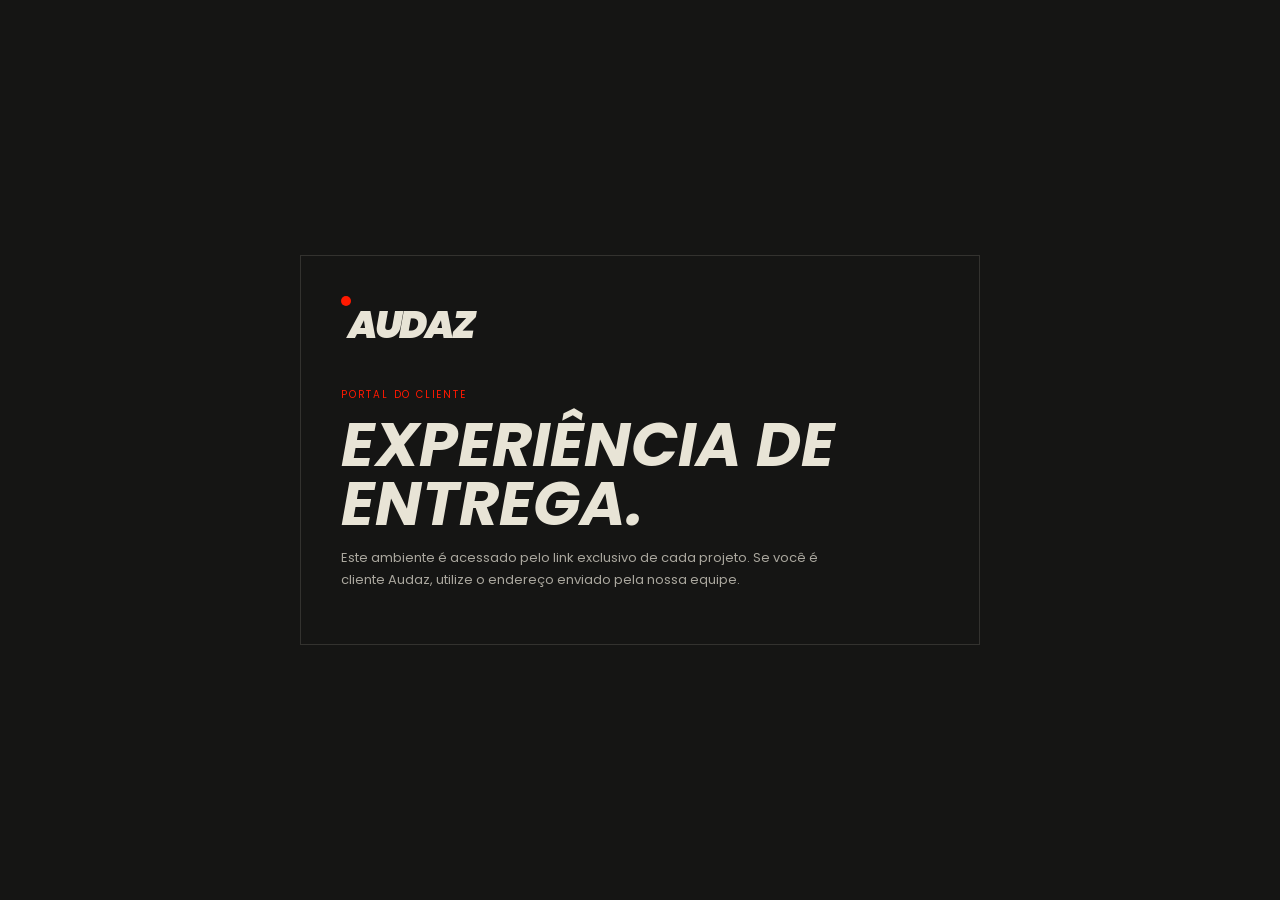
<file: index.html>
<!doctype html>
<html lang="pt-BR">
<head>
  <meta charset="utf-8">
  <meta name="viewport" content="width=device-width,initial-scale=1">
  <meta name="theme-color" content="#151514">
  <title>AUDAZ — Portal do Cliente</title>
  <link rel="preconnect" href="https://fonts.googleapis.com">
  <link rel="preconnect" href="https://fonts.gstatic.com" crossorigin>
  <link href="https://fonts.googleapis.com/css2?family=Poppins:ital,wght@0,400;0,500;0,600;1,800;1,900&display=swap" rel="stylesheet">
  <style>:root{--rec:#ff1900;--g:#2b2b29;--o:#e8e4d6}*{box-sizing:border-box}body{margin:0;min-height:100vh;display:grid;place-items:center;background:#151514;color:var(--o);font-family:Poppins,Arial,sans-serif;padding:24px}.box{width:min(680px,100%);border:1px solid #e8e4d624;padding:40px}.mark{font-size:38px;font-weight:900;font-style:italic;letter-spacing:-.06em}.mark:before{content:"";display:inline-block;width:10px;height:10px;border-radius:50%;background:var(--rec);margin-right:-3px;vertical-align:top}.ey{margin-top:34px;color:var(--rec);font-size:10px;letter-spacing:.18em}.box h1{font-size:clamp(34px,7vw,62px);line-height:.96;font-style:italic;margin:12px 0;text-transform:uppercase}.box p{color:#aaa79e;font-size:13px;line-height:1.7;max-width:520px}</style>
</head>
<body><main class="box"><div class="mark">AUDAZ</div><div class="ey">PORTAL DO CLIENTE</div><h1>Experiência de entrega.</h1><p>Este ambiente é acessado pelo link exclusivo de cada projeto. Se você é cliente Audaz, utilize o endereço enviado pela nossa equipe.</p></main><!-- pages redeploy after source reset: 2026-08-28 --></body>
</html>
</file>
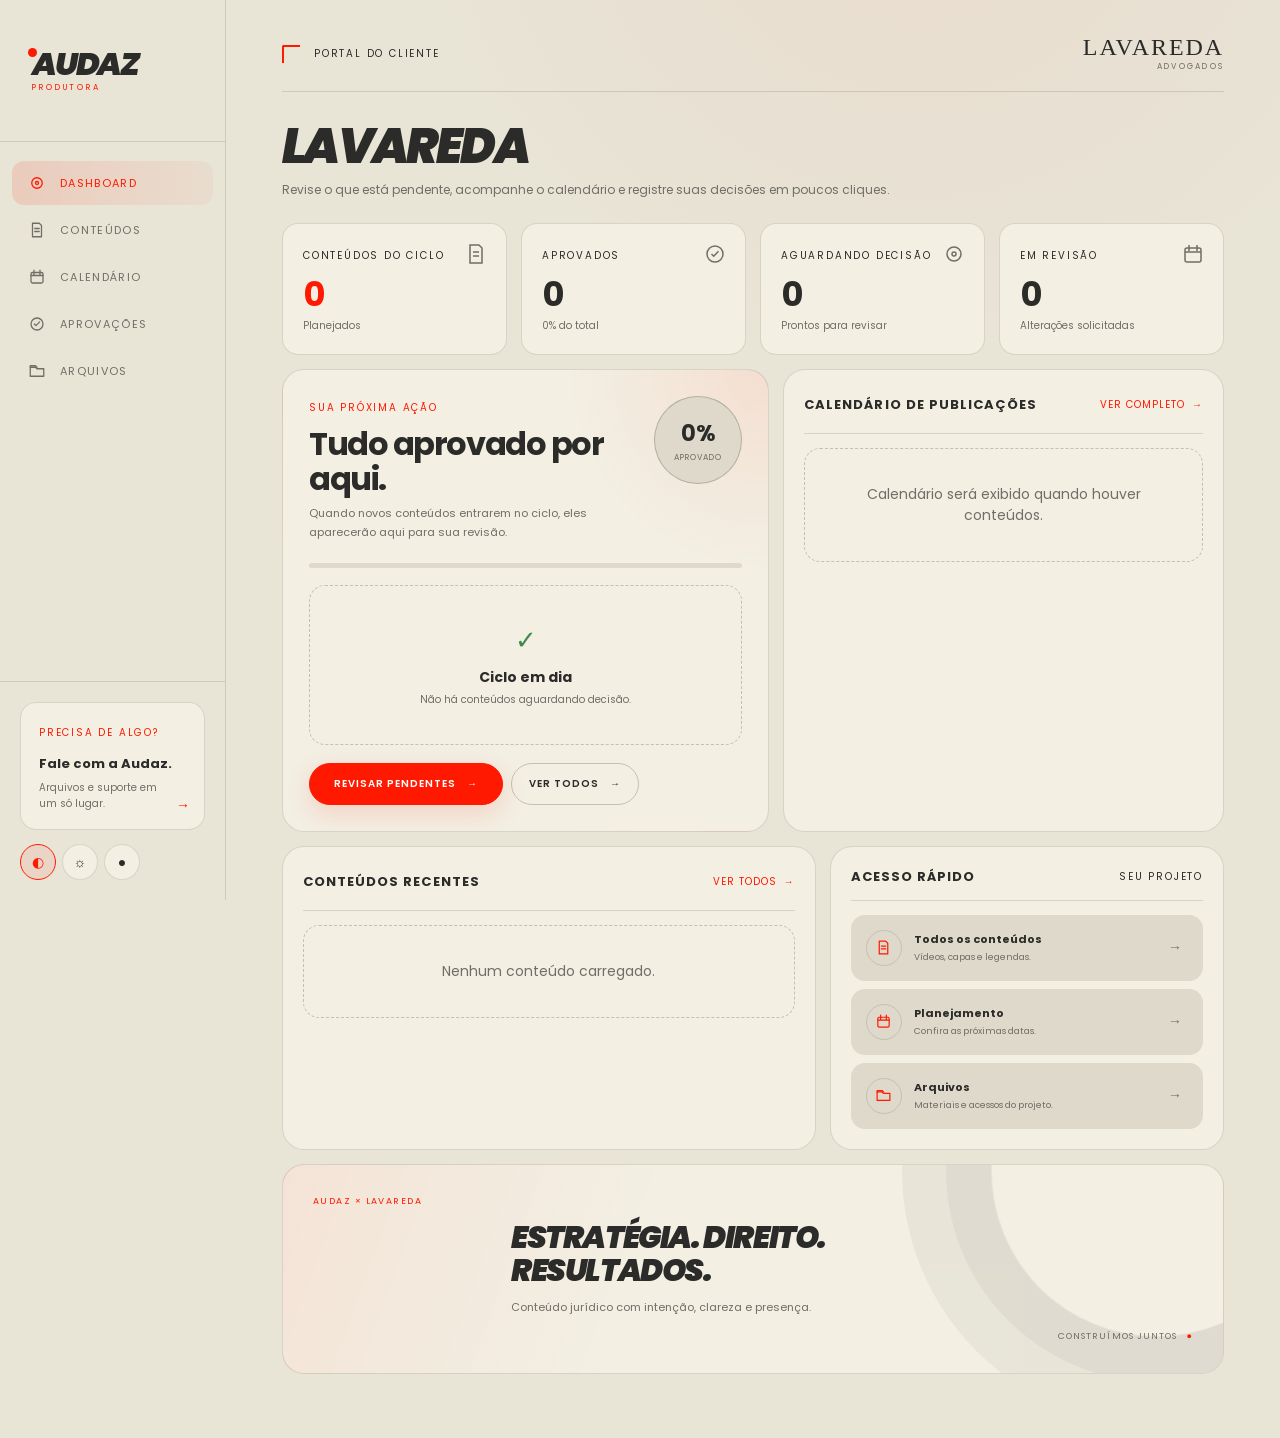
<file: lavareda/index.html>
<!doctype html>
<html lang="pt-BR">
<head>
  <meta charset="utf-8">
  <meta name="viewport" content="width=device-width,initial-scale=1">
  <meta name="theme-color" content="#151514">
  <title>Lavareda — Portal do Cliente | Audaz</title>
  <link rel="preconnect" href="https://fonts.googleapis.com">
  <link rel="preconnect" href="https://fonts.gstatic.com" crossorigin>
  <link href="https://fonts.googleapis.com/css2?family=Poppins:ital,wght@0,400;0,500;0,600;1,800;1,900&display=swap" rel="stylesheet">
  <link rel="stylesheet" href="../style.css">
</head>
<body data-client="lavareda" data-base="../">
  <div class="boot-screen">CARREGANDO EXPERIÊNCIA AUDAZ…</div>
  <script src="../app.js" onerror="document.querySelector('.boot-screen').textContent='Não foi possível carregar o portal. Atualize a página.'"></script>
</body>
</html>
</file>
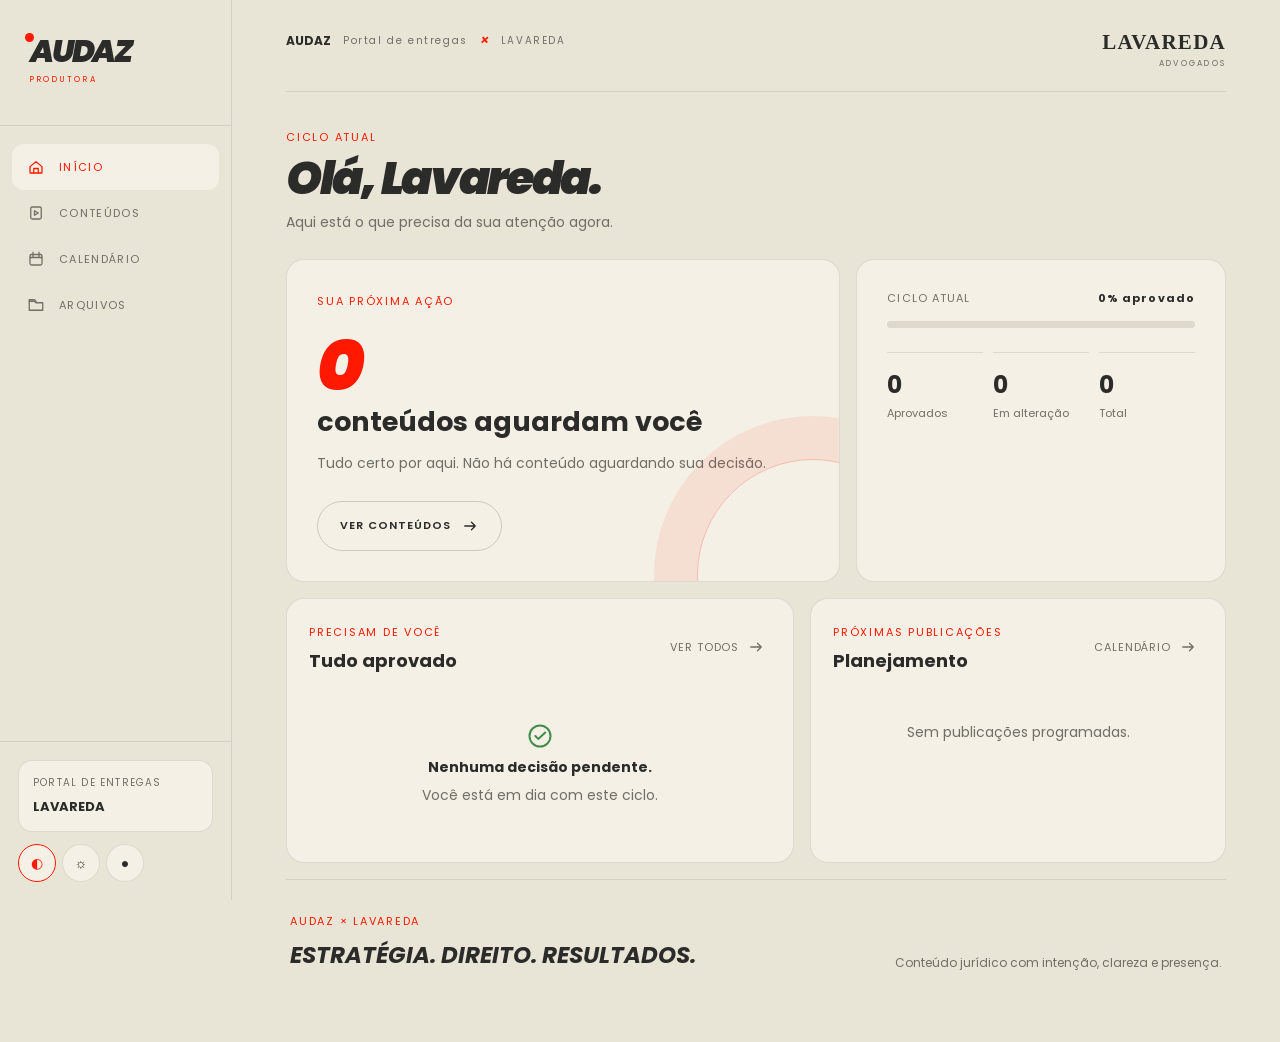
<file: v2/lavareda/index.html>
<!doctype html>
<html lang="pt-BR">
<head>
  <meta charset="utf-8">
  <meta name="viewport" content="width=device-width,initial-scale=1">
  <meta name="theme-color" content="#151514">
  <title>Lavareda — Portal Audaz V2</title>
  <link rel="preconnect" href="https://fonts.googleapis.com">
  <link rel="preconnect" href="https://fonts.gstatic.com" crossorigin>
  <link href="https://fonts.googleapis.com/css2?family=Poppins:ital,wght@0,400;0,500;0,600;1,800;1,900&display=swap" rel="stylesheet">
  <link rel="stylesheet" href="../style.css">
</head>
<body data-client="lavareda" data-base="../" data-root="../../">
  <div class="boot-screen">CARREGANDO EXPERIÊNCIA AUDAZ · V2…</div>
  <script src="../app.js" onerror="document.querySelector('.boot-screen').textContent='Não foi possível carregar a V2.'"></script>
</body>
</html>
</file>
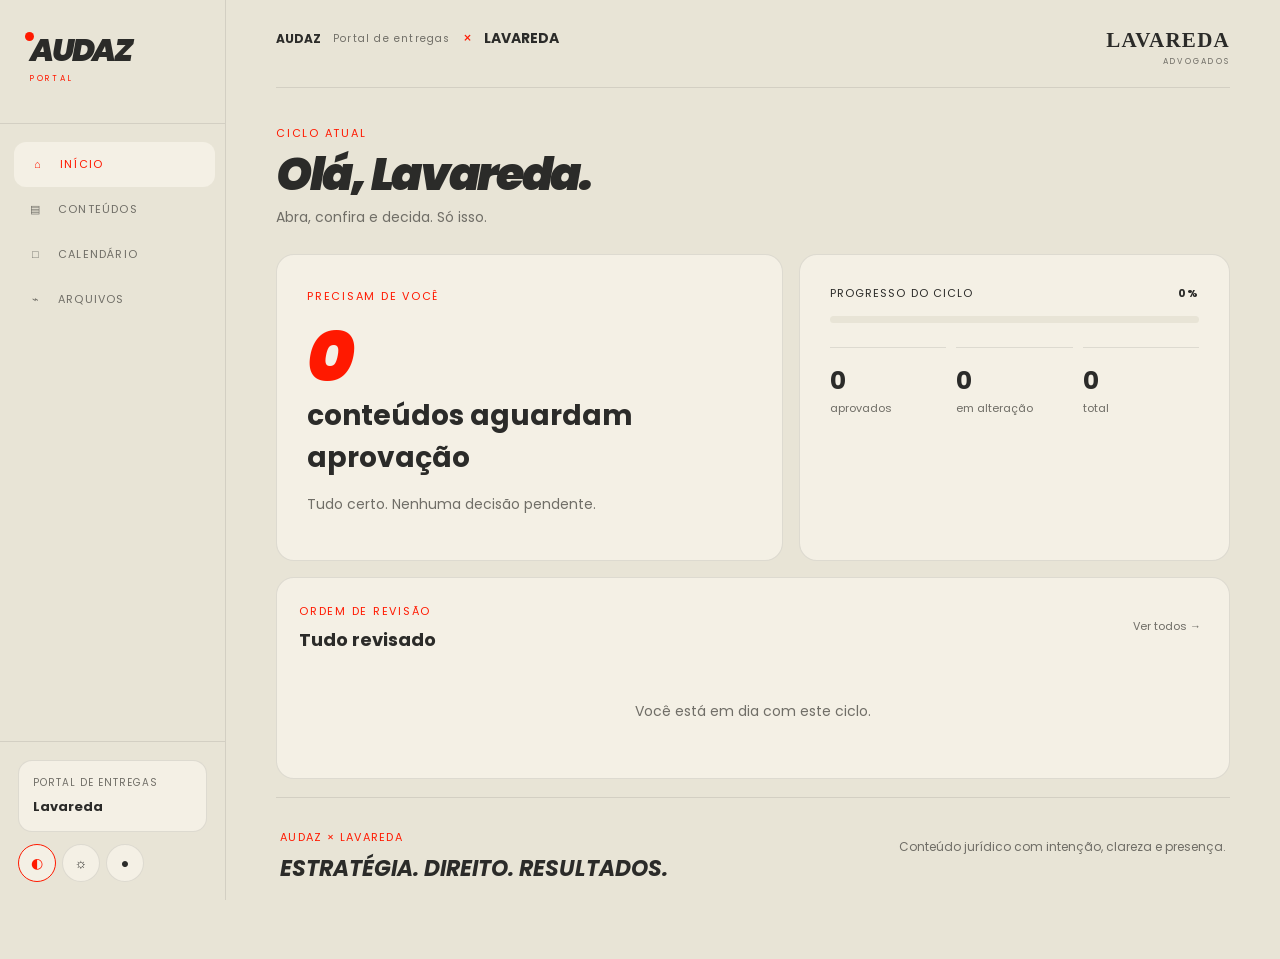
<file: v3/lavareda/index.html>
<!doctype html>
<html lang="pt-BR">
<head>
  <meta charset="utf-8">
  <meta name="viewport" content="width=device-width,initial-scale=1">
  <meta name="theme-color" content="#151514">
  <title>Lavareda — Portal Audaz V3</title>
  <link rel="preconnect" href="https://fonts.googleapis.com">
  <link rel="preconnect" href="https://fonts.gstatic.com" crossorigin>
  <link href="https://fonts.googleapis.com/css2?family=Poppins:ital,wght@0,400;0,500;0,600;1,800;1,900&display=swap" rel="stylesheet">
  <link rel="stylesheet" href="../style.css">
  <style>
    .video-stage{height:auto;width:min(100%,382px);aspect-ratio:9/16}
    @media(max-width:650px){.video-stage{width:min(100%,360px)}}
  </style>
</head>
<body data-client="lavareda" data-root="../../">
  <div id="app" class="app-shell">
    <aside class="sidebar">
      <div class="brand-block"><div class="audaz-mark"><span class="record-dot"></span><strong>AUDAZ</strong><small>PORTAL</small></div></div>
      <nav id="sideNav" class="side-nav"></nav>
      <div class="sidebar-bottom">
        <div class="portal-id"><span>PORTAL DE ENTREGAS</span><strong id="sideClient">Lavareda</strong></div>
        <div class="theme-switcher" aria-label="Aparência"><button data-theme-mode="system" title="Automático">◐</button><button data-theme-mode="light" title="Claro">☼</button><button data-theme-mode="dark" title="Escuro">●</button></div>
      </div>
    </aside>
    <header class="mobile-header"><div class="portal-brand"><b>AUDAZ</b><span>×</span><strong>LAVAREDA</strong></div><div class="mobile-actions"><button id="mobileTheme" class="icon-btn">◐</button><button id="mobileMenu" class="icon-btn">☰</button></div></header>
    <main class="main-shell">
      <div class="top-line"><div class="portal-brand"><b>AUDAZ</b><span>Portal de entregas</span><i>×</i><strong id="topClient">LAVAREDA</strong></div><div class="client-wordmark"><strong>LAVAREDA</strong><small>ADVOGADOS</small></div></div>
      <section id="page-inicio" class="page active"></section>
      <section id="page-conteudos" class="page"></section>
      <section id="page-calendario" class="page"></section>
      <section id="page-arquivos" class="page"></section>
      <section id="page-revisao" class="page review-page"></section>
    </main>
  </div>
  <div id="drawer" class="drawer"><div class="drawer-panel"><div class="drawer-head"><strong>MENU</strong><button id="closeDrawer">×</button></div><nav id="drawerNav"></nav></div></div>
  <div id="toast" class="toast"></div>
  <script src="../app.js"></script>
</body>
</html>
</file>
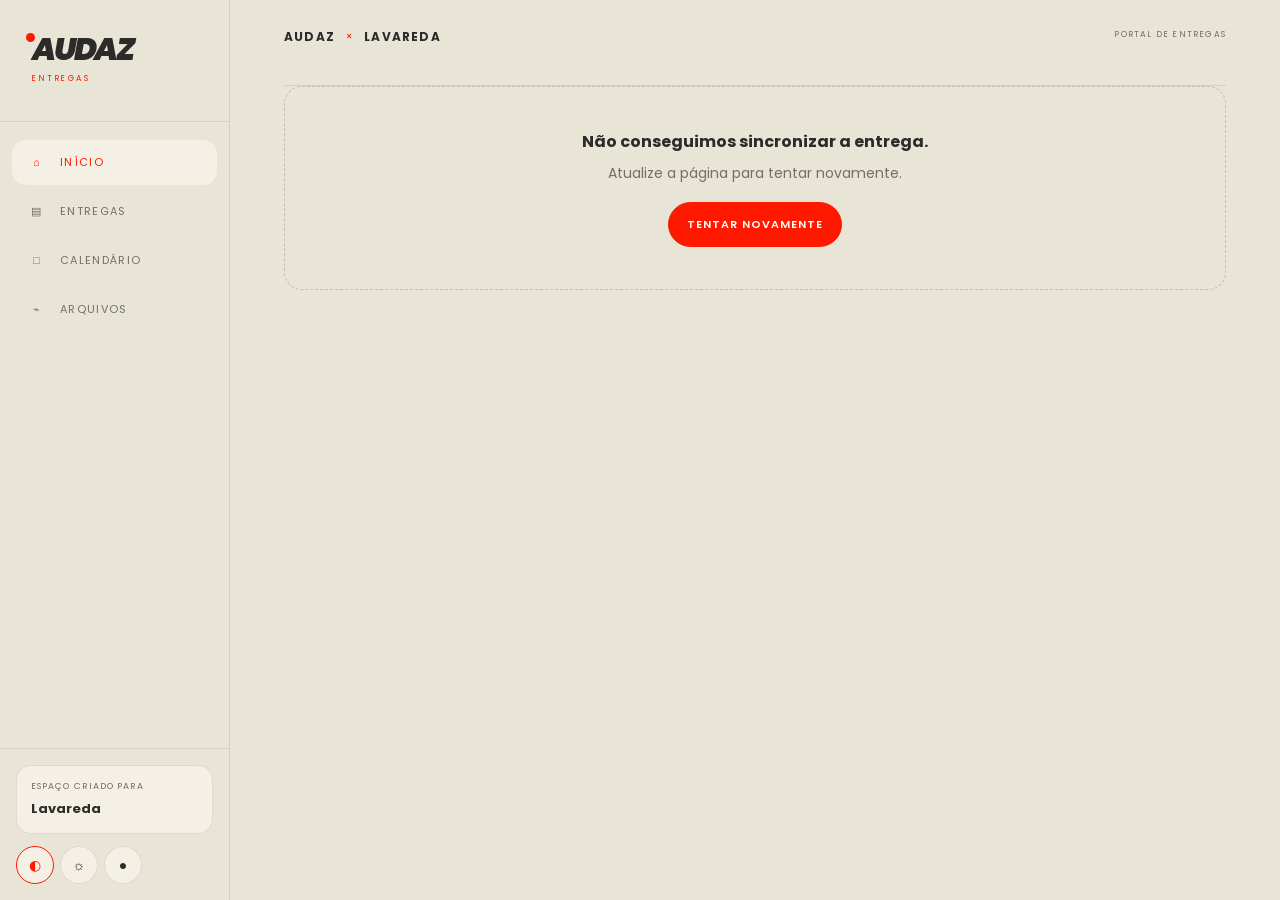
<file: v4/lavareda/index.html>
<!doctype html>
<html lang="pt-BR">
<head>
  <meta charset="utf-8">
  <meta name="viewport" content="width=device-width,initial-scale=1,viewport-fit=cover">
  <meta name="theme-color" content="#151514">
  <title>Lavareda — Entregas Audaz</title>
  <link rel="preconnect" href="https://fonts.googleapis.com">
  <link rel="preconnect" href="https://fonts.gstatic.com" crossorigin>
  <link href="https://fonts.googleapis.com/css2?family=Poppins:ital,wght@0,400;0,500;0,600;1,800;1,900&display=swap" rel="stylesheet">
  <link rel="stylesheet" href="../style.css">
</head>
<body data-client="lavareda" data-root="../../">
  <div class="app">
    <aside class="sidebar">
      <div class="audaz-brand"><i></i><strong>AUDAZ</strong><small>ENTREGAS</small></div>
      <nav id="sideNav"></nav>
      <div class="side-bottom">
        <div class="client-lockup"><span>ESPAÇO CRIADO PARA</span><strong id="sideClient">Lavareda</strong></div>
        <div class="theme-switcher">
          <button data-theme="system" title="Automático">◐</button>
          <button data-theme="light" title="Claro">☼</button>
          <button data-theme="dark" title="Escuro">●</button>
        </div>
      </div>
    </aside>

    <header class="mobile-header">
      <div class="mobile-brand"><b>AUDAZ</b><span>×</span><strong>LAVAREDA</strong></div>
      <div><button id="mobileTheme">◐</button><button id="mobileMenu">☰</button></div>
    </header>

    <main class="main">
      <div class="topbar">
        <div><b>AUDAZ</b><span>×</span><strong id="topClient">LAVAREDA</strong></div>
        <small>PORTAL DE ENTREGAS</small>
      </div>
      <section id="page-inicio" class="page active"></section>
      <section id="page-entregas" class="page"></section>
      <section id="page-calendario" class="page"></section>
      <section id="page-arquivos" class="page"></section>
      <section id="page-revisao" class="page review-page"></section>
    </main>
  </div>

  <div id="drawer" class="drawer">
    <div class="drawer-panel">
      <div class="drawer-head"><strong>NAVEGAÇÃO</strong><button id="closeDrawer">×</button></div>
      <nav id="drawerNav"></nav>
    </div>
  </div>
  <div id="toast" class="toast"></div>
  <script src="../app.js"></script>
</body>
</html>
</file>
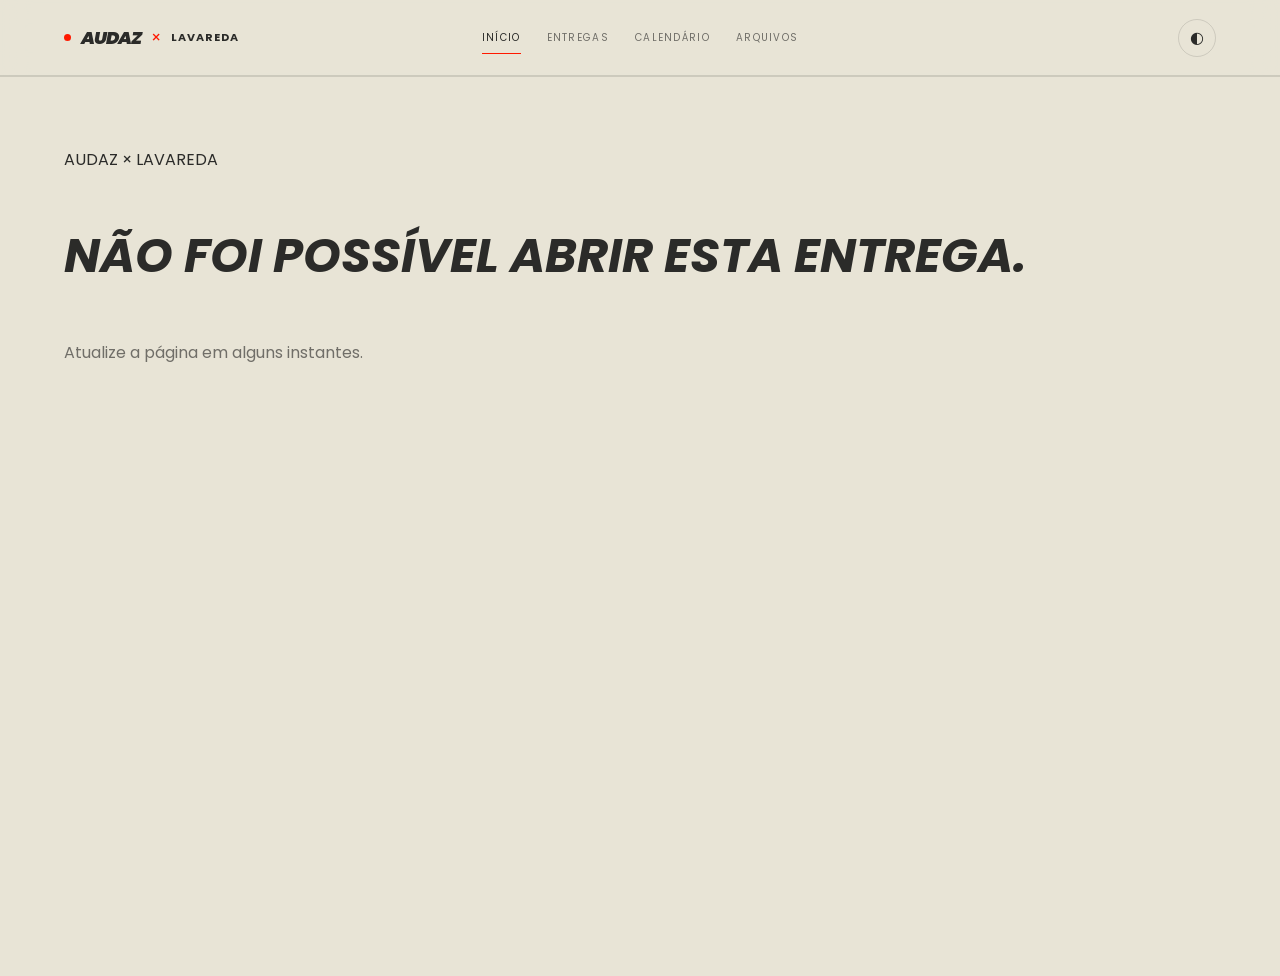
<file: v5/lavareda/index.html>
<!doctype html>
<html lang="pt-BR">
<head>
  <meta charset="utf-8">
  <meta name="viewport" content="width=device-width,initial-scale=1,viewport-fit=cover">
  <meta name="theme-color" content="#151514">
  <title>Lavareda — Entrega Audaz</title>
  <link rel="preconnect" href="https://fonts.googleapis.com">
  <link rel="preconnect" href="https://fonts.gstatic.com" crossorigin>
  <link href="https://fonts.googleapis.com/css2?family=Poppins:ital,wght@0,400;0,500;0,600;1,800;1,900&display=swap" rel="stylesheet">
  <link rel="stylesheet" href="../style.css">
</head>
<body data-client="lavareda" data-root="../../">
  <header class="site-header">
    <button class="brand" data-nav="inicio" aria-label="Início"><i></i><b>AUDAZ</b><span>×</span><strong id="headerClient">LAVAREDA</strong></button>
    <nav class="desktop-nav" id="desktopNav"></nav>
    <div class="header-tools">
      <button id="themeButton" class="circle-btn" aria-label="Alternar tema">◐</button>
      <button id="menuButton" class="circle-btn menu-only" aria-label="Abrir menu">☰</button>
    </div>
  </header>

  <main>
    <section id="page-inicio" class="page active"></section>
    <section id="page-entregas" class="page"></section>
    <section id="page-calendario" class="page"></section>
    <section id="page-arquivos" class="page"></section>
    <section id="page-revisao" class="page review-page"></section>
  </main>

  <aside id="menuDrawer" class="drawer" aria-hidden="true">
    <div class="drawer-panel">
      <div class="drawer-top"><span>AUDAZ × LAVAREDA</span><button id="closeMenu">×</button></div>
      <nav id="mobileNav"></nav>
      <small>Um espaço criado pela Audaz para acompanhar suas entregas.</small>
    </div>
  </aside>

  <div id="toast" class="toast" role="status"></div>
  <script src="../app.js"></script>
</body>
</html>
</file>
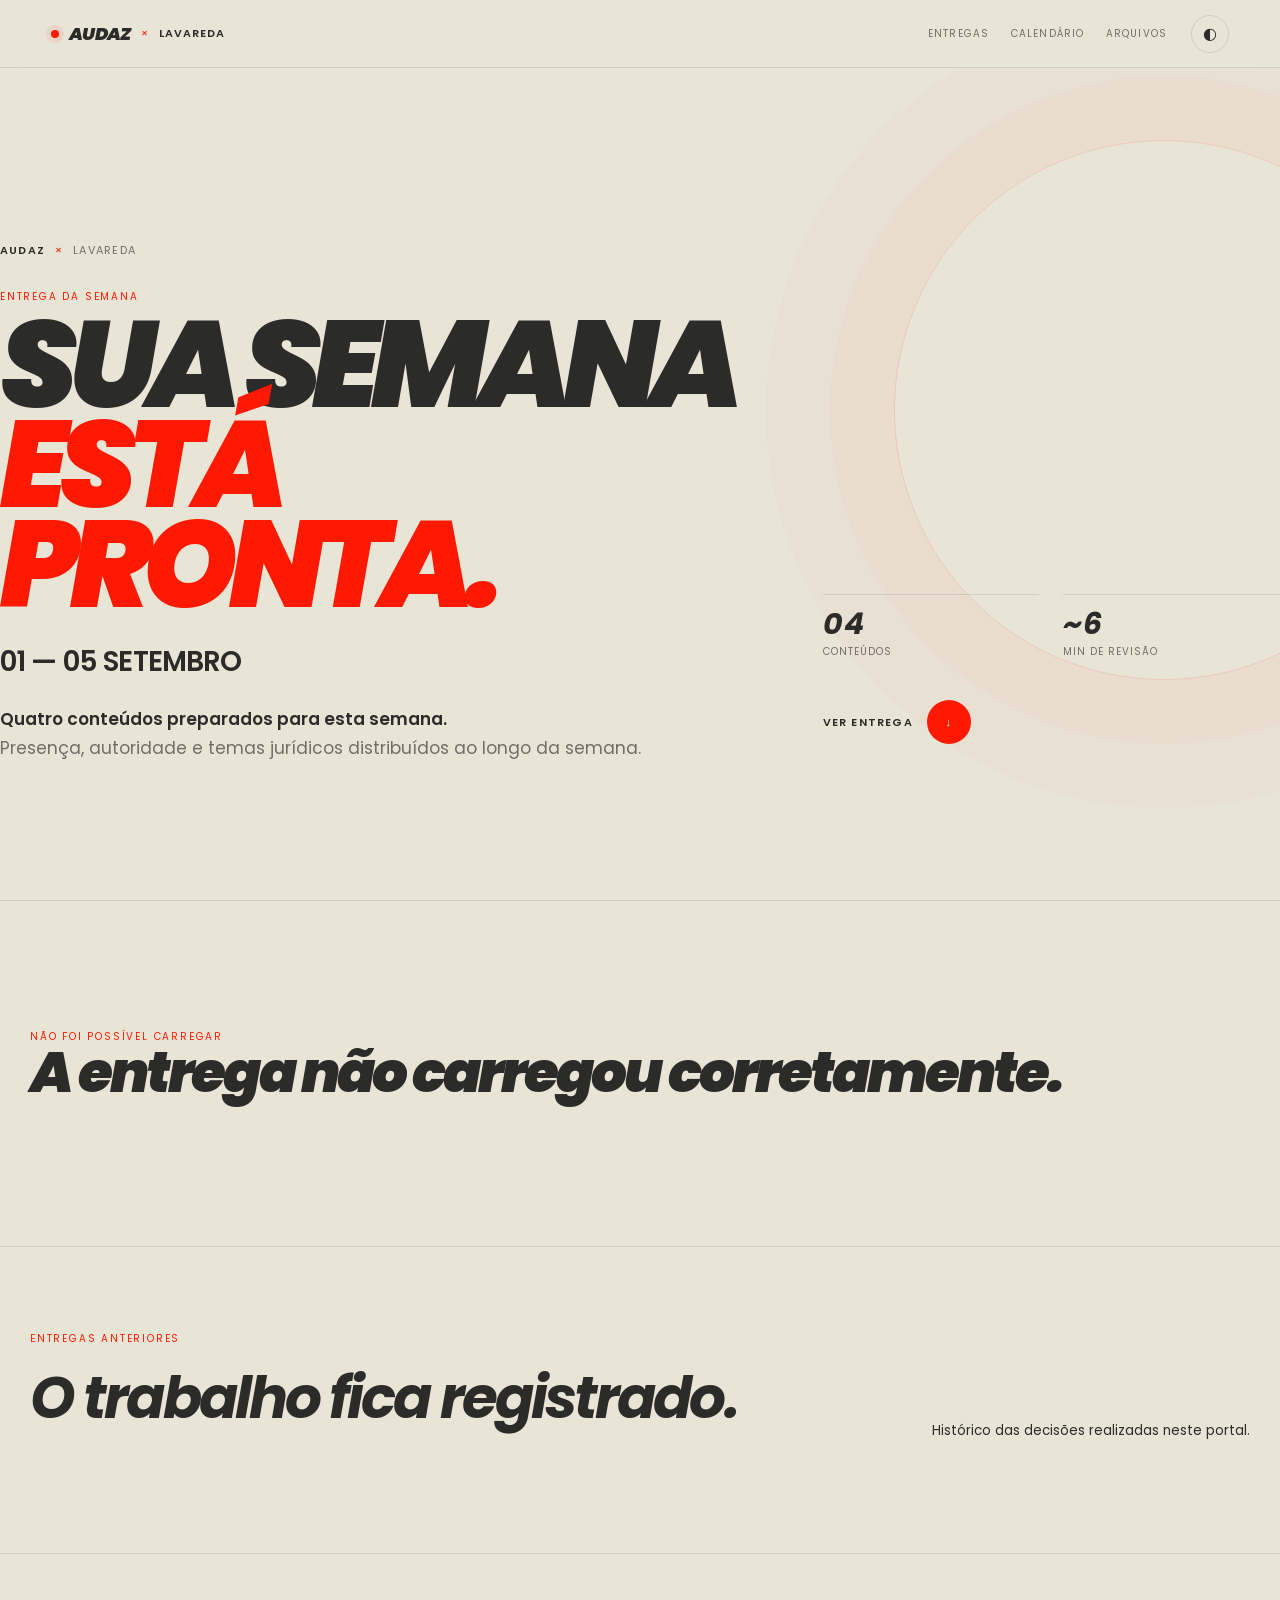
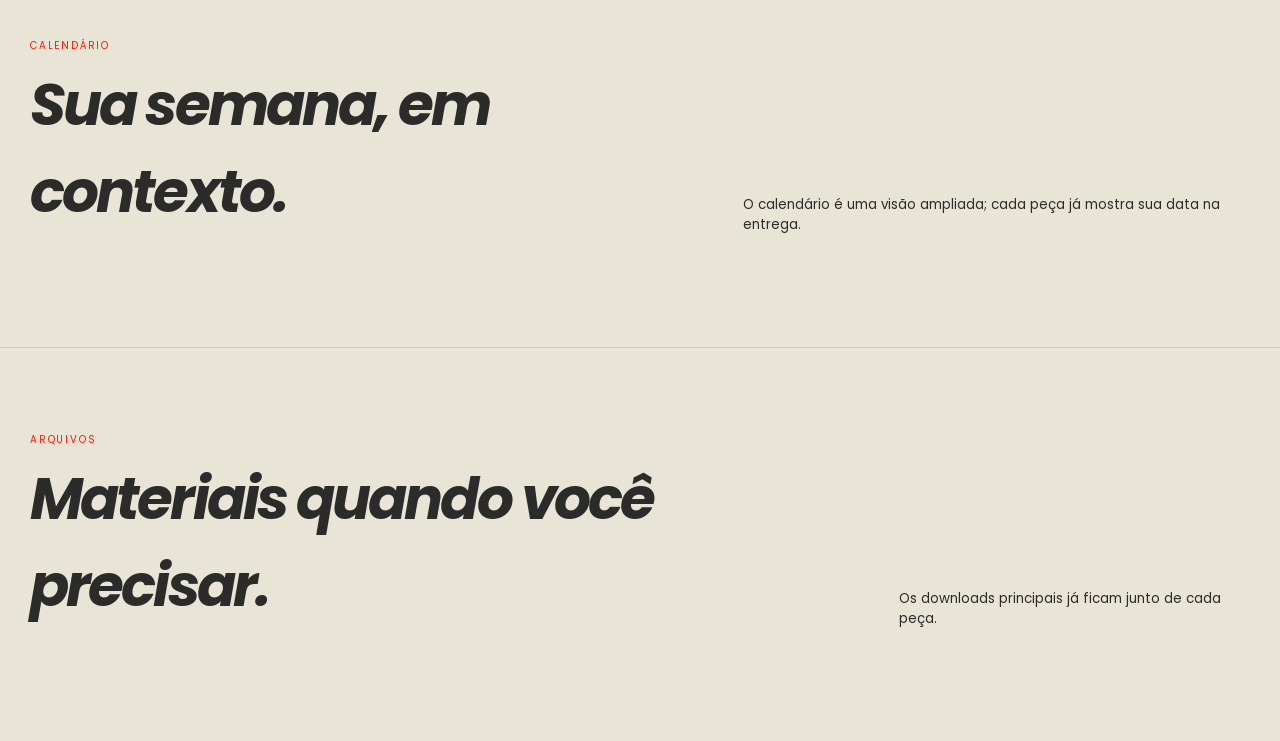
<file: v6/lavareda/index.html>
<!doctype html>
<html lang="pt-BR">
<head>
  <meta charset="utf-8">
  <meta name="viewport" content="width=device-width,initial-scale=1,viewport-fit=cover">
  <meta name="theme-color" content="#151514">
  <title>Lavareda — Entrega Audaz V6</title>
  <link rel="preconnect" href="https://fonts.googleapis.com">
  <link rel="preconnect" href="https://fonts.gstatic.com" crossorigin>
  <link href="https://fonts.googleapis.com/css2?family=Poppins:ital,wght@0,400;0,500;0,600;1,800;1,900&display=swap" rel="stylesheet">
  <style>
    :root{--red:#ff1900;--ink:#2b2b29;--paper:#e8e4d6;--bg:#151514;--text:#e8e4d6;--muted:#aaa79e;--surface:#1d1d1b;--surface2:#242422;--line:rgba(232,228,214,.14);--line2:rgba(232,228,214,.26);--success:#72be7f;--warning:#e7a349;--max:1220px;color-scheme:dark}
    html[data-theme="light"]{--bg:#e8e4d6;--text:#2b2b29;--muted:#706e67;--surface:#f4f0e7;--surface2:#fffaf1;--line:rgba(43,43,41,.12);--line2:rgba(43,43,41,.24);--success:#3f9251;--warning:#ae7322;color-scheme:light}
    *{box-sizing:border-box}html{scroll-behavior:smooth}body{margin:0;background:var(--bg);color:var(--text);font-family:Poppins,Arial,sans-serif;overflow-x:hidden}button,a,textarea{font:inherit}button,a{color:inherit}button{cursor:pointer}a{text-decoration:none}img{max-width:100%;display:block}:focus-visible{outline:2px solid var(--red);outline-offset:4px}
    .site-header{position:sticky;top:0;z-index:80;min-height:68px;display:flex;align-items:center;justify-content:space-between;gap:24px;padding:14px clamp(18px,4vw,56px);background:color-mix(in srgb,var(--bg) 92%,transparent);backdrop-filter:saturate(130%) blur(12px);border-bottom:1px solid var(--line)}.brand{display:flex;align-items:center;gap:10px;font-size:11px;letter-spacing:.1em;text-transform:uppercase;white-space:nowrap}.brand .dot{width:8px;height:8px;border-radius:50%;background:var(--red);box-shadow:0 0 0 5px rgba(255,25,0,.08)}.brand b{font-size:18px;font-style:italic;font-weight:900;letter-spacing:-.04em}.brand i{font-style:normal;color:var(--red)}.brand strong{font-weight:600}.nav{display:flex;align-items:center;gap:22px;margin-left:auto}.nav a{font-size:10px;letter-spacing:.11em;text-transform:uppercase;color:var(--muted);transition:.18s ease}.nav a:hover{color:var(--text)}.theme-btn,.menu-btn{width:38px;height:38px;border:1px solid var(--line);background:transparent;border-radius:999px;display:grid;place-items:center;transition:.18s ease}.theme-btn:hover,.menu-btn:hover{border-color:var(--red);color:var(--red)}.menu-btn{display:none}.progress-line{position:absolute;left:0;right:0;bottom:-1px;height:2px;overflow:hidden}.progress-line i{display:block;height:100%;width:0;background:var(--red);transition:width .35s ease}.mobile-menu{display:none;position:fixed;inset:68px 0 auto 0;z-index:75;background:var(--bg);border-bottom:1px solid var(--line);padding:18px}.mobile-menu.open{display:grid}.mobile-menu a{padding:14px 4px;border-bottom:1px solid var(--line);font-size:12px;text-transform:uppercase;letter-spacing:.1em}
    .wrap{width:min(var(--max),calc(100% - 40px));margin:0 auto}.hero{min-height:calc(100vh - 68px);display:flex;align-items:center;position:relative;overflow:hidden;padding:clamp(52px,8vw,110px) 0 64px}.hero:before{content:"";position:absolute;right:-12vw;top:8vh;width:42vw;height:42vw;border-radius:50%;border:1px solid rgba(255,25,0,.14);box-shadow:0 0 0 5vw rgba(255,25,0,.025),0 0 0 10vw rgba(255,25,0,.015);pointer-events:none}.hero-grid{display:grid;grid-template-columns:minmax(0,1.25fr) minmax(280px,.75fr);gap:60px;align-items:end;width:100%}.eyebrow{display:block;color:var(--red);font-size:10px;letter-spacing:.18em;text-transform:uppercase}.collab{display:flex;gap:10px;align-items:center;color:var(--muted);font-size:11px;letter-spacing:.11em;text-transform:uppercase;margin-bottom:30px}.collab b{color:var(--text);font-weight:600}.collab i{font-style:normal;color:var(--red)}.hero h1{font-size:clamp(54px,9.5vw,126px);line-height:.82;letter-spacing:-.075em;font-style:italic;font-weight:900;margin:10px 0 26px;max-width:900px}.hero h1 em{display:block;color:var(--red);font-style:inherit}.hero .period{font-size:clamp(18px,2.3vw,28px);font-weight:600;letter-spacing:-.03em;margin-bottom:22px}.hero .lead{max-width:670px;color:var(--muted);font-size:clamp(14px,1.4vw,17px);line-height:1.75;margin:0}.hero .lead strong{color:var(--text);font-weight:600}.hero-side{padding-bottom:6px}.hero-side .meta{display:grid;grid-template-columns:1fr 1fr;gap:24px;margin-bottom:26px}.hero-side .meta span{padding-top:14px;border-top:1px solid var(--line);font-size:10px;color:var(--muted);text-transform:uppercase;letter-spacing:.1em}.hero-side .meta b{display:block;color:var(--text);font-size:30px;line-height:1;margin-bottom:5px;font-style:italic}.hero-cta{display:inline-flex;align-items:center;gap:14px;padding:14px 0;font-size:11px;font-weight:600;text-transform:uppercase;letter-spacing:.11em}.hero-cta .arrow{width:44px;height:44px;border-radius:50%;background:var(--red);color:#fff;display:grid;place-items:center;transition:.2s ease}.hero-cta:hover .arrow{transform:translateY(4px)}
    .chapter{padding:clamp(74px,10vw,144px) 0;border-top:1px solid var(--line);scroll-margin-top:76px}.chapter-grid{display:grid;grid-template-columns:minmax(260px,.72fr) minmax(0,1.28fr);gap:clamp(36px,6vw,96px);align-items:start}.chapter:nth-of-type(even) .chapter-grid{grid-template-columns:minmax(0,1.28fr) minmax(260px,.72fr)}.chapter:nth-of-type(even) .chapter-context{order:2}.chapter:nth-of-type(even) .chapter-main{order:1}.chapter-context{position:sticky;top:108px}.chapter-number{font-size:clamp(48px,7vw,96px);font-style:italic;font-weight:900;line-height:.8;color:var(--red);letter-spacing:-.06em;margin-bottom:28px}.chapter-tags{display:flex;gap:8px;flex-wrap:wrap;margin-bottom:18px}.tag{display:inline-flex;align-items:center;border:1px solid var(--line);border-radius:999px;padding:7px 10px;font-size:9px;letter-spacing:.1em;text-transform:uppercase;color:var(--muted)}.tag.intent{border-color:transparent;background:var(--red);color:#fff}.chapter h2{font-size:clamp(30px,4.4vw,58px);line-height:1.01;letter-spacing:-.052em;font-style:italic;font-weight:900;margin:0 0 16px}.date{font-size:11px;color:var(--muted);text-transform:uppercase;letter-spacing:.1em;line-height:1.7}.date strong{display:block;color:var(--text);font-size:13px;letter-spacing:.03em}.state-note{display:flex;align-items:center;gap:9px;margin-top:22px;font-size:10px;letter-spacing:.09em;text-transform:uppercase;color:var(--muted);min-height:28px}.state-note i{width:8px;height:8px;border-radius:50%;background:var(--warning)}.state-note.aprovado{color:var(--success)}.state-note.aprovado i{background:var(--success)}.state-note.alteracao{color:var(--red)}.state-note.alteracao i{background:var(--red)}
    .chapter-main{min-width:0}.media-label{display:flex;justify-content:space-between;gap:16px;align-items:center;margin-bottom:12px;color:var(--muted);font-size:9px;letter-spacing:.1em;text-transform:uppercase}.media-label b{color:var(--text);font-weight:500}.media-shell{position:relative;background:var(--surface);border:1px solid var(--line);border-radius:18px;overflow:hidden;transform:translateZ(0);transition:transform .22s ease,border-color .22s ease}.media-shell:hover{border-color:var(--line2);transform:scale(1.003)}.video-shell{display:grid;place-items:center;padding:20px;min-height:520px}.video-frame{width:min(100%,360px);aspect-ratio:9/16;background:#0d0d0c;border-radius:14px;overflow:hidden;position:relative;box-shadow:0 20px 60px rgba(0,0,0,.25)}.video-frame iframe{width:100%;height:100%;border:0;display:block}.video-placeholder{position:absolute;inset:0;border:0;background-size:cover;background-position:center;display:grid;place-items:center;color:white}.video-placeholder:after{content:"";position:absolute;inset:0;background:linear-gradient(180deg,rgba(0,0,0,.16),rgba(0,0,0,.52))}.video-placeholder span{position:relative;z-index:2;width:66px;height:66px;border-radius:50%;background:rgba(255,25,0,.96);display:grid;place-items:center;font-size:22px;padding-left:3px;box-shadow:0 12px 34px rgba(0,0,0,.3);transition:.2s}.video-placeholder:hover span{transform:scale(1.05)}.image-shell{min-height:560px;display:grid;place-items:center;padding:26px}.image-shell img{max-height:76vh;max-width:100%;object-fit:contain;border-radius:8px}.cover-block{margin-top:42px}.cover-shell{display:grid;place-items:center;padding:24px;min-height:420px}.cover-shell img{max-height:68vh;max-width:100%;object-fit:contain;border-radius:8px;cursor:zoom-in}.carousel-viewport{overflow-x:auto;scroll-snap-type:x mandatory;scrollbar-width:none;border-radius:18px;border:1px solid var(--line);background:var(--surface);cursor:grab}.carousel-viewport::-webkit-scrollbar{display:none}.carousel-viewport.dragging{cursor:grabbing;scroll-snap-type:none}.carousel-track{display:flex}.carousel-slide{flex:0 0 100%;scroll-snap-align:start;display:grid;place-items:center;min-height:640px;padding:28px}.carousel-slide img{max-height:78vh;max-width:100%;object-fit:contain;border-radius:8px;user-select:none;-webkit-user-drag:none}.carousel-controls{display:flex;justify-content:space-between;align-items:center;gap:14px;margin-top:12px}.carousel-controls .group{display:flex;gap:8px}.round{width:42px;height:42px;border:1px solid var(--line);border-radius:50%;background:transparent;display:grid;place-items:center;transition:.18s}.round:hover:not(:disabled){border-color:var(--red);color:var(--red)}.round:disabled{opacity:.3;cursor:not-allowed}.carousel-count{font-size:10px;color:var(--muted);letter-spacing:.1em}.carousel-dots{display:flex;gap:6px}.carousel-dots i{width:20px;height:2px;background:var(--line2);transition:.2s}.carousel-dots i.active{background:var(--red);width:36px}.utility-row{display:flex;flex-wrap:wrap;gap:10px;margin-top:14px}.utility-btn,.download-link{border:1px solid var(--line);background:transparent;border-radius:999px;padding:11px 15px;font-size:9px;letter-spacing:.09em;text-transform:uppercase;display:inline-flex;align-items:center;gap:8px;transition:.18s}.utility-btn:hover,.download-link:hover{border-color:var(--red);color:var(--red);transform:translateY(-1px)}.utility-btn.success,.download-link.success{border-color:var(--success);color:var(--success)}.carousel-downloads{display:none;gap:8px;flex-wrap:wrap;margin-top:12px;padding:14px 0;border-top:1px solid var(--line)}.carousel-downloads.open{display:flex}.carousel-downloads a{font-size:9px;color:var(--muted);border-bottom:1px solid var(--line2);padding:6px 0}.caption-block{margin-top:42px;padding-top:28px;border-top:1px solid var(--line)}.caption-head{display:flex;justify-content:space-between;align-items:center;gap:18px;margin-bottom:18px}.caption-head span{font-size:10px;color:var(--red);letter-spacing:.14em;text-transform:uppercase}.caption-text{white-space:pre-wrap;color:var(--text);font-size:14px;line-height:1.85;max-width:780px}.caption-empty{color:var(--muted);font-style:italic}.decision{margin-top:44px;padding-top:30px;border-top:1px solid var(--line)}.decision h3{font-size:clamp(22px,3vw,34px);font-style:italic;letter-spacing:-.035em;margin:0 0 10px}.decision p{margin:0 0 20px;color:var(--muted);font-size:12px;line-height:1.7}.decision-actions{display:flex;gap:10px;flex-wrap:wrap}.action{border:1px solid var(--line2);background:transparent;border-radius:999px;padding:14px 20px;font-size:10px;font-weight:600;text-transform:uppercase;letter-spacing:.1em;display:inline-flex;align-items:center;gap:10px;transition:transform .14s ease,border-color .14s ease,background .14s ease,color .14s ease;min-height:46px}.action:hover{border-color:var(--red)}.action:active,.action.pressed{transform:scale(.985)}.action.primary{background:var(--red);border-color:var(--red);color:#fff}.action[disabled]{opacity:.55;cursor:wait}.action.success{background:transparent;border-color:var(--success);color:var(--success)}.feedback-box{display:grid;grid-template-rows:0fr;opacity:0;transition:grid-template-rows .25s ease,opacity .2s ease}.feedback-box.open{grid-template-rows:1fr;opacity:1;margin-top:18px}.feedback-inner{overflow:hidden}.feedback-inner label{display:block;font-size:10px;color:var(--red);text-transform:uppercase;letter-spacing:.1em;margin-bottom:8px}.feedback-inner textarea{width:100%;min-height:130px;resize:vertical;border:1px solid var(--line2);border-radius:14px;background:var(--surface);padding:15px;color:var(--text);line-height:1.6}.feedback-actions{display:flex;justify-content:flex-end;gap:10px;margin-top:10px}.feedback-status{font-size:10px;color:var(--success);margin-top:12px;min-height:18px}.next-hint{display:flex;align-items:center;gap:10px;margin-top:36px;color:var(--muted);font-size:9px;text-transform:uppercase;letter-spacing:.12em}.next-hint i{height:1px;flex:1;background:var(--line)}
    .completion{padding:clamp(90px,12vw,160px) 0;border-top:1px solid var(--line);min-height:72vh;display:none;align-items:center}.completion.show{display:flex}.completion-grid{display:grid;grid-template-columns:1.2fr .8fr;gap:70px;align-items:end}.completion-mark{width:64px;height:64px;border-radius:50%;border:1px solid var(--success);color:var(--success);display:grid;place-items:center;font-size:24px;margin-bottom:24px;transform:scale(.85);opacity:0}.completion.show .completion-mark{animation:checkIn .45s ease forwards}.completion h2{font-size:clamp(48px,8vw,104px);line-height:.86;letter-spacing:-.065em;font-style:italic;margin:0 0 24px}.completion h2 em{display:block;color:var(--red);font-style:inherit}.completion p{color:var(--muted);line-height:1.75;max-width:650px}.completion-stats{display:flex;gap:28px;margin-top:28px}.completion-stats span{font-size:10px;color:var(--muted);text-transform:uppercase;letter-spacing:.1em}.completion-stats b{display:block;color:var(--text);font-size:32px;line-height:1;margin-bottom:5px}.what-next{padding-left:24px;border-left:1px solid var(--line)}.what-next h3{font-size:11px;color:var(--red);text-transform:uppercase;letter-spacing:.12em;margin:0 0 18px}.what-next p{font-size:12px;margin:0 0 12px}.secondary{padding:84px 0;border-top:1px solid var(--line)}.secondary-head{display:flex;align-items:end;justify-content:space-between;gap:30px;margin-bottom:28px}.secondary-head h2{font-size:clamp(32px,5vw,58px);font-style:italic;letter-spacing:-.05em;margin:7px 0 0}.calendar-row,.history-row,.file-row{display:grid;grid-template-columns:130px minmax(0,1fr) auto;gap:20px;align-items:center;padding:18px 0;border-top:1px solid var(--line)}.calendar-row time,.history-row span,.file-row span{font-size:10px;color:var(--red);letter-spacing:.09em;text-transform:uppercase}.calendar-row strong,.history-row strong,.file-row strong{font-size:13px}.calendar-row small,.history-row small,.file-row small{color:var(--muted);font-size:10px}.file-row a{font-size:9px;text-transform:uppercase;letter-spacing:.09em;border-bottom:1px solid var(--line2);padding-bottom:3px}.lightbox{position:fixed;inset:0;background:rgba(0,0,0,.88);display:none;place-items:center;z-index:120;padding:28px}.lightbox.open{display:grid}.lightbox img{max-width:min(92vw,1100px);max-height:88vh;object-fit:contain}.lightbox button{position:absolute;top:20px;right:20px;width:44px;height:44px;border-radius:50%;border:1px solid rgba(255,255,255,.25);background:rgba(0,0,0,.35);color:white;font-size:20px}.toast{position:fixed;left:50%;bottom:24px;transform:translate(-50%,16px);opacity:0;z-index:130;background:var(--text);color:var(--bg);border-radius:999px;padding:11px 16px;font-size:10px;letter-spacing:.07em;pointer-events:none;transition:.2s}.toast.show{opacity:1;transform:translate(-50%,0)}.reveal{opacity:0;transform:translateY(18px)}.reveal.visible{opacity:1;transform:none;transition:opacity .45s ease,transform .45s ease}.reveal.delay1.visible{transition-delay:.05s}.reveal.delay2.visible{transition-delay:.1s}.hero .reveal{opacity:0;transform:translateY(12px);animation:heroIn .55s ease forwards}.hero .delay1{animation-delay:.08s}.hero .delay2{animation-delay:.16s}.hero .delay3{animation-delay:.24s}@keyframes heroIn{to{opacity:1;transform:none}}@keyframes checkIn{to{transform:scale(1);opacity:1}}
    @media(max-width:900px){.nav{display:none}.menu-btn{display:grid}.hero{min-height:auto;padding-top:70px}.hero-grid{grid-template-columns:1fr;gap:36px}.hero h1{font-size:clamp(52px,13vw,88px)}.chapter-grid,.chapter:nth-of-type(even) .chapter-grid{grid-template-columns:1fr;gap:34px}.chapter:nth-of-type(even) .chapter-context,.chapter:nth-of-type(even) .chapter-main{order:initial}.chapter-context{position:static}.video-shell{min-height:auto}.video-frame{width:min(100%,420px)}.carousel-slide{min-height:520px}.completion-grid{grid-template-columns:1fr;gap:46px}.what-next{padding-left:0;border-left:0;border-top:1px solid var(--line);padding-top:28px}}
    @media(max-width:600px){.site-header{min-height:62px;padding:12px 16px}.brand b{font-size:16px}.brand{gap:7px}.brand strong{max-width:100px;overflow:hidden;text-overflow:ellipsis}.mobile-menu{top:62px}.wrap{width:min(100% - 28px,var(--max))}.hero{padding:52px 0 46px}.hero:before{width:78vw;height:78vw;right:-38vw;top:14vh}.hero h1{font-size:clamp(46px,15vw,70px);margin-bottom:20px}.hero-grid{gap:28px}.hero-side .meta{gap:12px}.chapter{padding:72px 0}.chapter-number{font-size:52px;margin-bottom:20px}.chapter h2{font-size:34px}.video-shell,.image-shell,.cover-shell{padding:10px;border-radius:14px}.video-frame{width:100%;max-width:380px}.image-shell,.cover-shell{min-height:0}.image-shell img,.cover-shell img{max-height:none;width:100%;object-fit:contain}.carousel-slide{min-height:0;padding:10px}.carousel-slide img{max-height:none;width:100%;object-fit:contain}.utility-btn,.download-link{min-height:44px}.decision-actions{display:grid;grid-template-columns:1fr}.action{width:100%;min-height:50px}.feedback-actions{display:grid;grid-template-columns:1fr 1fr}.completion{padding:86px 0}.completion h2{font-size:52px}.completion-stats{gap:18px;flex-wrap:wrap}.secondary{padding:66px 0}.secondary-head{align-items:start;flex-direction:column;gap:12px}.calendar-row,.history-row,.file-row{grid-template-columns:1fr;gap:6px;padding:16px 0}.toast{bottom:max(18px,env(safe-area-inset-bottom));white-space:nowrap;max-width:calc(100vw - 28px);overflow:hidden;text-overflow:ellipsis}}
    @media(prefers-reduced-motion:reduce){html{scroll-behavior:auto}.hero .reveal,.reveal,.reveal.visible,.completion.show .completion-mark{animation:none!important;transition:none!important;opacity:1!important;transform:none!important}.progress-line i,.feedback-box,.media-shell,.action,.utility-btn,.download-link{transition:none!important}}
  </style>
</head>
<body data-client="lavareda" data-root="../../">
<header class="site-header"><a class="brand" href="#top" aria-label="Voltar ao início"><span class="dot"></span><b>AUDAZ</b><i>×</i><strong id="clientName">LAVAREDA</strong></a><nav class="nav"><a href="#entregas">Entregas</a><a href="#calendario">Calendário</a><a href="#arquivos">Arquivos</a></nav><button id="themeBtn" class="theme-btn" aria-label="Alternar tema">◐</button><button id="menuBtn" class="menu-btn" aria-label="Abrir menu" aria-expanded="false">☰</button><div class="progress-line"><i id="globalProgress"></i></div></header>
<nav id="mobileMenu" class="mobile-menu"><a href="#entregas">Entregas</a><a href="#calendario">Calendário</a><a href="#arquivos">Arquivos</a></nav>
<main id="top"><section class="hero"><div class="wrap hero-grid"><div><div class="collab reveal"><b>AUDAZ</b><i>×</i><span id="heroClient">LAVAREDA</span></div><span class="eyebrow reveal delay1">ENTREGA DA SEMANA</span><h1 class="reveal delay2" id="heroTitle">SUA SEMANA <em>ESTÁ PRONTA.</em></h1><div class="period reveal delay2">01 — 05 SETEMBRO</div><p class="lead reveal delay3"><strong>Quatro conteúdos preparados para esta semana.</strong><br>Presença, autoridade e temas jurídicos distribuídos ao longo da semana.</p></div><aside class="hero-side reveal delay3"><div class="meta"><span><b>04</b>conteúdos</span><span><b>~6</b>min de revisão</span></div><a class="hero-cta" href="#conteudo-1">VER ENTREGA <span class="arrow">↓</span></a></aside></div></section><section id="delivery"></section><section id="completion" class="completion"><div class="wrap completion-grid"><div><div class="completion-mark">✓</div><span class="eyebrow">ENTREGA REVISADA</span><h2>TUDO CERTO <em>POR AQUI.</em></h2><p>Sua entrega desta semana foi revisada. O trabalho aprovado segue para publicação e os ajustes retornam para a Audaz.</p><div class="completion-stats"><span><b id="doneApproved">0</b>aprovados</span><span><b id="doneChanges">0</b>ajuste solicitado</span><span><b>4/4</b>revisados</span></div></div><aside class="what-next"><h3>O QUE ACONTECE AGORA</h3><p>✓ Conteúdos aprovados seguem para publicação.</p><p>↻ O conteúdo com ajuste volta para a Audaz.</p><p>✓ Quando a nova versão estiver pronta, ela aparecerá aqui.</p><div class="utility-row"><a class="utility-btn" href="#top">VOLTAR AO TOPO ↑</a><a class="utility-btn" href="#calendario">VER CALENDÁRIO →</a></div></aside></div></section><section id="entregas" class="secondary"><div class="wrap"><div class="secondary-head"><div><span class="eyebrow">ENTREGAS ANTERIORES</span><h2>O trabalho fica registrado.</h2></div><small>Histórico das decisões realizadas neste portal.</small></div><div id="historyList"></div></div></section><section id="calendario" class="secondary"><div class="wrap"><div class="secondary-head"><div><span class="eyebrow">CALENDÁRIO</span><h2>Sua semana, em contexto.</h2></div><small>O calendário é uma visão ampliada; cada peça já mostra sua data na entrega.</small></div><div id="calendarList"></div></div></section><section id="arquivos" class="secondary"><div class="wrap"><div class="secondary-head"><div><span class="eyebrow">ARQUIVOS</span><h2>Materiais quando você precisar.</h2></div><small>Os downloads principais já ficam junto de cada peça.</small></div><div id="filesList"></div></div></section></main>
<div id="lightbox" class="lightbox" role="dialog" aria-modal="true"><button id="closeLightbox">×</button><img id="lightboxImage" alt=""></div><div id="toast" class="toast" role="status" aria-live="polite"></div>
<script>
const $=s=>document.querySelector(s),$$=s=>[...document.querySelectorAll(s)];const ROOT=document.body.dataset.root||'../../',CLIENT=document.body.dataset.client||'lavareda';const DELIVERY={id:'08',contentIds:['HO-01','KP-01','VM-01','ES-01']};const MEDIA={'HO-01':{type:'reel',label:'REEL',intent:'AUTORIDADE'},'KP-01':{type:'static',label:'ESTÁTICO',intent:'RELACIONAMENTO',image:'1eOFPH5mYWFv79zhxC5VorGKnzVTCrXNx',title:'Gravidez de alto risco e benefício por incapacidade sem carência',date:'2026-09-02'},'VM-01':{type:'carousel',label:'CARROSSEL',intent:'POSICIONAMENTO',slides:['1r0fQRijZaMmrAVP1fgREq8EV_buNi6mt','1x_cx2gtECzvErlIPn8NQZQctH_EISNk_','1BOyJ9LsMl-ualKIDUBfc9n673SLkWaKN','1iLIKAe9yRRWAc_O7fVaHoxtn-BKO1L7r','1H4_yLgSdLAgOq9OELij0oqCP2SRZowCW'],title:'Cônjuge separado e dependência econômica para pensão militar',date:'2026-09-04'},'ES-01':{type:'reel',label:'REEL',intent:'AQUISIÇÃO',date:'2026-09-05'}};const state={config:null,contents:[],actions:[],lot:'',busy:new Set(),feedbackOpen:new Set()};const esc=(v='')=>String(v).replace(/[&<>"']/g,m=>({'&':'&amp;','<':'&lt;','>':'&gt;','"':'&quot;',"'":'&#039;'}[m]));const thumb=(id,size='w1800')=>`https://drive.google.com/thumbnail?id=${id}&sz=${size}`,preview=id=>`https://drive.google.com/file/d/${id}/preview`,download=id=>`https://drive.google.com/uc?export=download&id=${id}`;function mediaFor(c){return{type:'reel',label:'REEL',intent:'AUTORIDADE',...(MEDIA[c.id]||{})}}function view(c){const m=mediaFor(c);return{...c,title:m.title||c.title,date:m.date||c.date,media:m}}function dateObj(d){if(!d)return null;const[y,m,day]=d.split('-').map(Number);return new Date(y,m-1,day)}function weekdayDate(d){const x=dateObj(d);return x?x.toLocaleDateString('pt-BR',{weekday:'short',day:'2-digit',month:'short'}).replace(/\./g,'').toUpperCase():''}function statusFor(c){let s=c.initialStatus||'aguardando';state.actions.filter(a=>a.contentId===c.id).forEach(a=>{if(a.action==='APROVADO')s='aprovado';if(a.action==='ALTERACAO')s='alteracao'});return s}function deliveryContents(){const x=DELIVERY.contentIds.map(id=>state.contents.find(c=>c.id===id)).filter(Boolean);return x.length?x:state.contents.slice(0,4)}function stats(){const items=deliveryContents(),approved=items.filter(c=>statusFor(c)==='aprovado'),changes=items.filter(c=>statusFor(c)==='alteracao');return{items,total:items.length,approved,changes,reviewed:approved.length+changes.length}}function toast(t){const e=$('#toast');e.textContent=t;e.classList.add('show');clearTimeout(toast.t);toast.t=setTimeout(()=>e.classList.remove('show'),2200)}function updateProgress(){const s=stats(),pct=s.total?Math.round(s.reviewed/s.total*100):0;$('#globalProgress').style.width=pct+'%';$('#doneApproved').textContent=s.approved.length;$('#doneChanges').textContent=s.changes.length;$('#completion').classList.toggle('show',s.total>0&&s.reviewed===s.total);$('#heroTitle').innerHTML=s.reviewed===0?'SUA SEMANA <em>ESTÁ PRONTA.</em>':s.reviewed<s.total?'SUA ENTREGA <em>ESTÁ ESPERANDO POR VOCÊ.</em>':'TUDO CERTO <em>POR AQUI.</em>'}function stateNote(c){const s=statusFor(c);return`<div class="state-note ${s}"><i></i>${s==='aprovado'?'APROVADO':s==='alteracao'?'AJUSTE SOLICITADO':'PRONTO PARA REVISÃO'}</div>`}function downloadBtn(label,id){return id?`<a class="download-link" data-download href="${download(id)}" target="_blank" rel="noopener">↓ ${label}</a>`:''}function reelMedia(c){const cover=c.coverId||c.videoId;return`<div><div class="media-label"><span>VÍDEO</span><b>Reel vertical</b></div><div class="media-shell video-shell"><div class="video-frame" data-video-frame="${c.id}"><button class="video-placeholder" data-play="${c.id}" style="background-image:url('${thumb(cover,'w900')}')"><span>▶</span></button></div></div><div class="utility-row">${downloadBtn('BAIXAR VÍDEO',c.videoId)}</div></div><div class="cover-block"><div class="media-label"><span>CAPA</span><b>Imagem de publicação</b></div><div class="media-shell cover-shell"><img src="${thumb(cover)}" data-zoom alt="Capa — ${esc(c.title)}" loading="lazy"></div><div class="utility-row">${downloadBtn('BAIXAR CAPA',cover)}</div></div>`}function staticMedia(c,m){return`<div><div class="media-label"><span>ARTE</span><b>Peça estática</b></div><div class="media-shell image-shell"><img src="${thumb(m.image)}" data-zoom alt="${esc(c.title)}" loading="lazy"></div><div class="utility-row">${downloadBtn('BAIXAR ARTE',m.image)}</div></div>`}function carouselMedia(c,m){return`<div><div class="media-label"><span>CARROSSEL</span><b>Deslize ou use as setas</b></div><div class="carousel-viewport" data-carousel="${c.id}" tabindex="0"><div class="carousel-track">${m.slides.map((id,i)=>`<div class="carousel-slide"><img src="${thumb(id)}" alt="Slide ${i+1} de ${m.slides.length}" loading="${i?'lazy':'eager'}"></div>`).join('')}</div></div><div class="carousel-controls"><div class="group"><button class="round" data-prev="${c.id}">←</button><button class="round" data-next="${c.id}">→</button></div><div class="carousel-dots" id="dots-${c.id}">${m.slides.map((_,i)=>`<i class="${i===0?'active':''}"></i>`).join('')}</div><span class="carousel-count" id="count-${c.id}">01 / ${String(m.slides.length).padStart(2,'0')}</span></div><div class="utility-row"><button class="utility-btn" data-toggle-downloads="${c.id}">↓ BAIXAR CARROSSEL</button></div><div class="carousel-downloads" id="downloads-${c.id}">${m.slides.map((id,i)=>`<a data-download href="${download(id)}" target="_blank" rel="noopener">↓ Slide ${String(i+1).padStart(2,'0')}</a>`).join('')}</div></div>`}function mediaBlock(c){const m=mediaFor(c);return m.type==='static'?staticMedia(c,m):m.type==='carousel'?carouselMedia(c,m):reelMedia(c)}function decisionBlock(c){const s=statusFor(c),open=state.feedbackOpen.has(c.id);if(s==='aprovado')return`<div class="decision"><h3>Resolvido.</h3><p>Esta peça está aprovada para seguir para publicação.</p><button class="action success" disabled>✓ APROVADO</button></div>`;if(s==='alteracao')return`<div class="decision"><h3>Ajuste registrado.</h3><p>A Audaz recebeu sua solicitação. Você pode continuar rolando normalmente.</p><button class="action success" disabled>✓ AJUSTE SOLICITADO</button></div>`;return`<div class="decision"><h3>Está tudo certo com essa peça?</h3><p>Aprovar leva um toque. Se algo precisar mudar, o pedido fica registrado aqui.</p><div class="decision-actions"><button class="action" data-open-feedback="${c.id}">PEDIR AJUSTE</button><button class="action primary" data-approve="${c.id}">✓ APROVAR</button></div><div class="feedback-box ${open?'open':''}" id="feedback-${c.id}"><div class="feedback-inner"><label>O QUE PRECISA MUDAR?</label><textarea id="textarea-${c.id}" placeholder="Aos 00:18, trocar a frase de abertura."></textarea><div class="feedback-actions"><button class="action" data-cancel-feedback="${c.id}">CANCELAR</button><button class="action primary" data-send-feedback="${c.id}">ENVIAR AJUSTE</button></div><div class="feedback-status" id="feedback-status-${c.id}"></div></div></div></div>`}function chapter(c,i,total){const d=view(c),m=d.media;return`<article id="conteudo-${i+1}" class="chapter"><div class="wrap chapter-grid"><aside class="chapter-context reveal"><div class="chapter-number">${String(i+1).padStart(2,'0')}</div><div class="chapter-tags"><span class="tag intent">${m.intent}</span><span class="tag">${m.label}</span></div><h2>${esc(d.title)}</h2><div class="date"><strong>${weekdayDate(d.date)}</strong>PUBLICAÇÃO PREVISTA</div>${stateNote(c)}</aside><div class="chapter-main"><div class="reveal delay1">${mediaBlock(c)}</div><div class="caption-block reveal delay1"><div class="caption-head"><span>LEGENDA</span><button class="utility-btn" data-copy="${c.id}">COPIAR LEGENDA</button></div><div class="caption-text ${c.caption?'':'caption-empty'}">${esc(c.caption||'Legenda ainda não adicionada.')}</div></div><div class="reveal delay2">${decisionBlock(c)}</div>${i<total-1?'<div class="next-hint"><span>PRÓXIMA PEÇA ↓</span><i></i></div>':''}</div></div></article>`}function renderDelivery(){const s=stats();$('#delivery').innerHTML=s.items.map((c,i)=>chapter(c,i,s.total)).join('');bindDynamic();observe();updateProgress()}function updateChapter(id){const c=state.contents.find(x=>x.id===id),i=deliveryContents().findIndex(x=>x.id===id),a=$(`#conteudo-${i+1}`);if(!c||!a)return;a.querySelector('.state-note').outerHTML=stateNote(c);a.querySelector('.decision').outerHTML=decisionBlock(c);bindDynamic();updateProgress()}function moveCarousel(id,d){const vp=$(`[data-carousel="${id}"]`),c=state.contents.find(x=>x.id===id),m=mediaFor(c),w=vp.clientWidth,cur=Math.round(vp.scrollLeft/w),n=Math.max(0,Math.min(m.slides.length-1,cur+d));vp.scrollTo({left:n*w,behavior:'smooth'})}function bindDynamic(){$$('[data-play]').forEach(b=>b.onclick=()=>{const c=state.contents.find(x=>x.id===b.dataset.play);b.closest('[data-video-frame]').innerHTML=`<iframe src="${preview(c.videoId)}" allow="autoplay; fullscreen" allowfullscreen></iframe>`});$$('[data-zoom]').forEach(img=>img.onclick=()=>{$('#lightboxImage').src=img.src;$('#lightboxImage').alt=img.alt;$('#lightbox').classList.add('open')});$$('[data-copy]').forEach(b=>b.onclick=async()=>{const c=state.contents.find(x=>x.id===b.dataset.copy),old=b.textContent;try{await navigator.clipboard.writeText(c?.caption||'');b.textContent='✓ COPIADA';b.classList.add('success');setTimeout(()=>{b.textContent=old;b.classList.remove('success')},1600)}catch{toast('Não foi possível copiar')}});$$('[data-download]').forEach(a=>a.onclick=()=>{const old=a.textContent;a.textContent='↓ DOWNLOAD INICIADO';a.classList.add('success');setTimeout(()=>{a.textContent=old;a.classList.remove('success')},1800)});$$('[data-toggle-downloads]').forEach(b=>b.onclick=()=>{const e=$(`#downloads-${b.dataset.toggleDownloads}`);e.classList.toggle('open');b.textContent=e.classList.contains('open')?'FECHAR DOWNLOADS':'↓ BAIXAR CARROSSEL'});$$('[data-prev]').forEach(b=>b.onclick=()=>moveCarousel(b.dataset.prev,-1));$$('[data-next]').forEach(b=>b.onclick=()=>moveCarousel(b.dataset.next,1));$$('[data-open-feedback]').forEach(b=>b.onclick=()=>{state.feedbackOpen.add(b.dataset.openFeedback);$(`#feedback-${b.dataset.openFeedback}`).classList.add('open');setTimeout(()=>$(`#textarea-${b.dataset.openFeedback}`)?.focus(),220)});$$('[data-cancel-feedback]').forEach(b=>b.onclick=()=>{$(`#feedback-${b.dataset.cancelFeedback}`).classList.remove('open');state.feedbackOpen.delete(b.dataset.cancelFeedback)});$$('[data-approve]').forEach(b=>b.onclick=()=>sendAction(b,{action:'APROVADO',contentId:b.dataset.approve}));$$('[data-send-feedback]').forEach(b=>b.onclick=()=>{const id=b.dataset.sendFeedback,f=$(`#textarea-${id}`).value.trim();if(!f)return $(`#feedback-status-${id}`).textContent='Descreva o ajuste antes de enviar.';sendAction(b,{action:'ALTERACAO',contentId:id,feedback:f})});setupCarousels()}function setupCarousels(){$$('[data-carousel]').forEach(vp=>{if(vp.dataset.bound)return;vp.dataset.bound='1';const id=vp.dataset.carousel,up=()=>{const c=state.contents.find(x=>x.id===id),m=mediaFor(c),idx=Math.round(vp.scrollLeft/Math.max(1,vp.clientWidth));$(`#count-${id}`).textContent=`${String(idx+1).padStart(2,'0')} / ${String(m.slides.length).padStart(2,'0')}`;$$(`#dots-${id} i`).forEach((x,i)=>x.classList.toggle('active',i===idx));$(`[data-prev="${id}"]`).disabled=idx===0;$(`[data-next="${id}"]`).disabled=idx===m.slides.length-1};vp.addEventListener('scroll',()=>requestAnimationFrame(up),{passive:true});vp.addEventListener('keydown',e=>{if(e.key==='ArrowRight')moveCarousel(id,1);if(e.key==='ArrowLeft')moveCarousel(id,-1)});let down=false,sx=0,ss=0;vp.addEventListener('pointerdown',e=>{if(e.pointerType==='touch')return;down=true;sx=e.clientX;ss=vp.scrollLeft;vp.classList.add('dragging')});vp.addEventListener('pointermove',e=>{if(down)vp.scrollLeft=ss-(e.clientX-sx)});vp.addEventListener('pointerup',()=>{down=false;vp.classList.remove('dragging');vp.scrollTo({left:Math.round(vp.scrollLeft/vp.clientWidth)*vp.clientWidth,behavior:'smooth'})});up()})}async function sendAction(b,p){if(state.busy.has(p.contentId))return;state.busy.add(p.contentId);b.disabled=true;b.classList.add('pressed');b.textContent=p.action==='APROVADO'?'APROVANDO…':'ENVIANDO…';try{await fetch(state.config.backend,{method:'POST',mode:'no-cors',headers:{'Content-Type':'text/plain;charset=utf-8'},body:JSON.stringify({...p,projectKey:state.config.projectKey})});state.actions.push({contentId:p.contentId,action:p.action,feedback:p.feedback||'',lot:state.lot});state.feedbackOpen.delete(p.contentId);b.textContent=p.action==='APROVADO'?'✓ APROVADO':'✓ AJUSTE REGISTRADO';b.classList.add('success');setTimeout(()=>updateChapter(p.contentId),250)}catch{b.disabled=false;toast('Não foi possível registrar. Tente novamente.')}finally{state.busy.delete(p.contentId)}}function renderCalendar(){$('#calendarList').innerHTML=stats().items.map(c=>{const d=view(c),s=statusFor(c);return`<div class="calendar-row"><time>${weekdayDate(d.date)}</time><div><strong>${esc(d.title)}</strong><small>${mediaFor(c).label} · ${mediaFor(c).intent}</small></div><small>${s==='aprovado'?'Aprovado':s==='alteracao'?'Ajuste solicitado':'Pronto para revisão'}</small></div>`}).join('')}function renderHistory(){const g={};state.actions.forEach(a=>{const l=a.lot||'';if(l&&l!==state.lot){g[l]??={};g[l][a.contentId]=a}});const r=Object.entries(g);$('#historyList').innerHTML=r.length?r.map(([l,it])=>`<div class="history-row"><span>${esc(l)}</span><div><strong>${Object.keys(it).length} conteúdos registrados</strong><small>Histórico de decisões disponível</small></div><small>Entrega anterior</small></div>`).join(''):`<div class="history-row"><span>AGORA</span><div><strong>O histórico começa nesta entrega.</strong><small>As próximas entregas aparecerão aqui.</small></div><small>—</small></div>`}function renderFiles(){const f=(state.config.files||[]).filter(x=>x.url&&x.url!=='#');$('#filesList').innerHTML=f.length?f.map(x=>`<div class="file-row"><span>${esc(x.type||'ARQUIVO')}</span><div><strong>${esc(x.title)}</strong><small>${esc(x.description||'')}</small></div><a href="${esc(x.url)}" target="_blank">ABRIR →</a></div>`).join(''):`<div class="file-row"><span>ARQUIVOS</span><div><strong>Nenhum material adicional publicado.</strong><small>Os downloads principais já estão junto de cada peça acima.</small></div><small>—</small></div>`}function observe(){if(matchMedia('(prefers-reduced-motion: reduce)').matches)return $$('.reveal').forEach(e=>e.classList.add('visible'));const io=new IntersectionObserver(es=>es.forEach(x=>{if(x.isIntersecting){x.target.classList.add('visible');io.unobserve(x.target)}}),{threshold:.12});$$('.reveal:not(.visible)').forEach(e=>io.observe(e))}function applyTheme(){const p=localStorage.getItem('audaz-theme')||'system',t=p==='system'?(matchMedia('(prefers-color-scheme: dark)').matches?'dark':'light'):p;document.documentElement.dataset.theme=t}function bindBase(){applyTheme();$('#themeBtn').onclick=()=>{const c=localStorage.getItem('audaz-theme')||'system',n=c==='system'?'light':c==='light'?'dark':'system';localStorage.setItem('audaz-theme',n);applyTheme();toast(n==='system'?'Aparência automática':n==='light'?'Tema claro':'Tema escuro')};$('#menuBtn').onclick=()=>{const m=$('#mobileMenu'),o=!m.classList.contains('open');m.classList.toggle('open',o);$('#menuBtn').setAttribute('aria-expanded',o)};$$('#mobileMenu a').forEach(a=>a.onclick=()=>$('#mobileMenu').classList.remove('open'));$('#closeLightbox').onclick=()=>$('#lightbox').classList.remove('open');$('#lightbox').onclick=e=>{if(e.target===$('#lightbox'))$('#lightbox').classList.remove('open')}}async function init(){bindBase();try{state.config=await fetch(`${ROOT}clientes/${CLIENT}.json`).then(r=>r.json());$('#clientName').textContent=state.config.name.toUpperCase();$('#heroClient').textContent=state.config.name.toUpperCase();const d=await fetch(`${state.config.backend}?key=${encodeURIComponent(state.config.projectKey)}`).then(r=>r.json());if(!d.ok)throw Error();state.contents=d.contents||[];state.actions=d.actions||[];state.lot=d.lot||'';renderDelivery();renderCalendar();renderHistory();renderFiles()}catch(e){console.error(e);$('#delivery').innerHTML='<section class="chapter"><div class="wrap"><span class="eyebrow">NÃO FOI POSSÍVEL CARREGAR</span><h2>A entrega não carregou corretamente.</h2></div></section>'}}init();
</script></body></html>
</file>
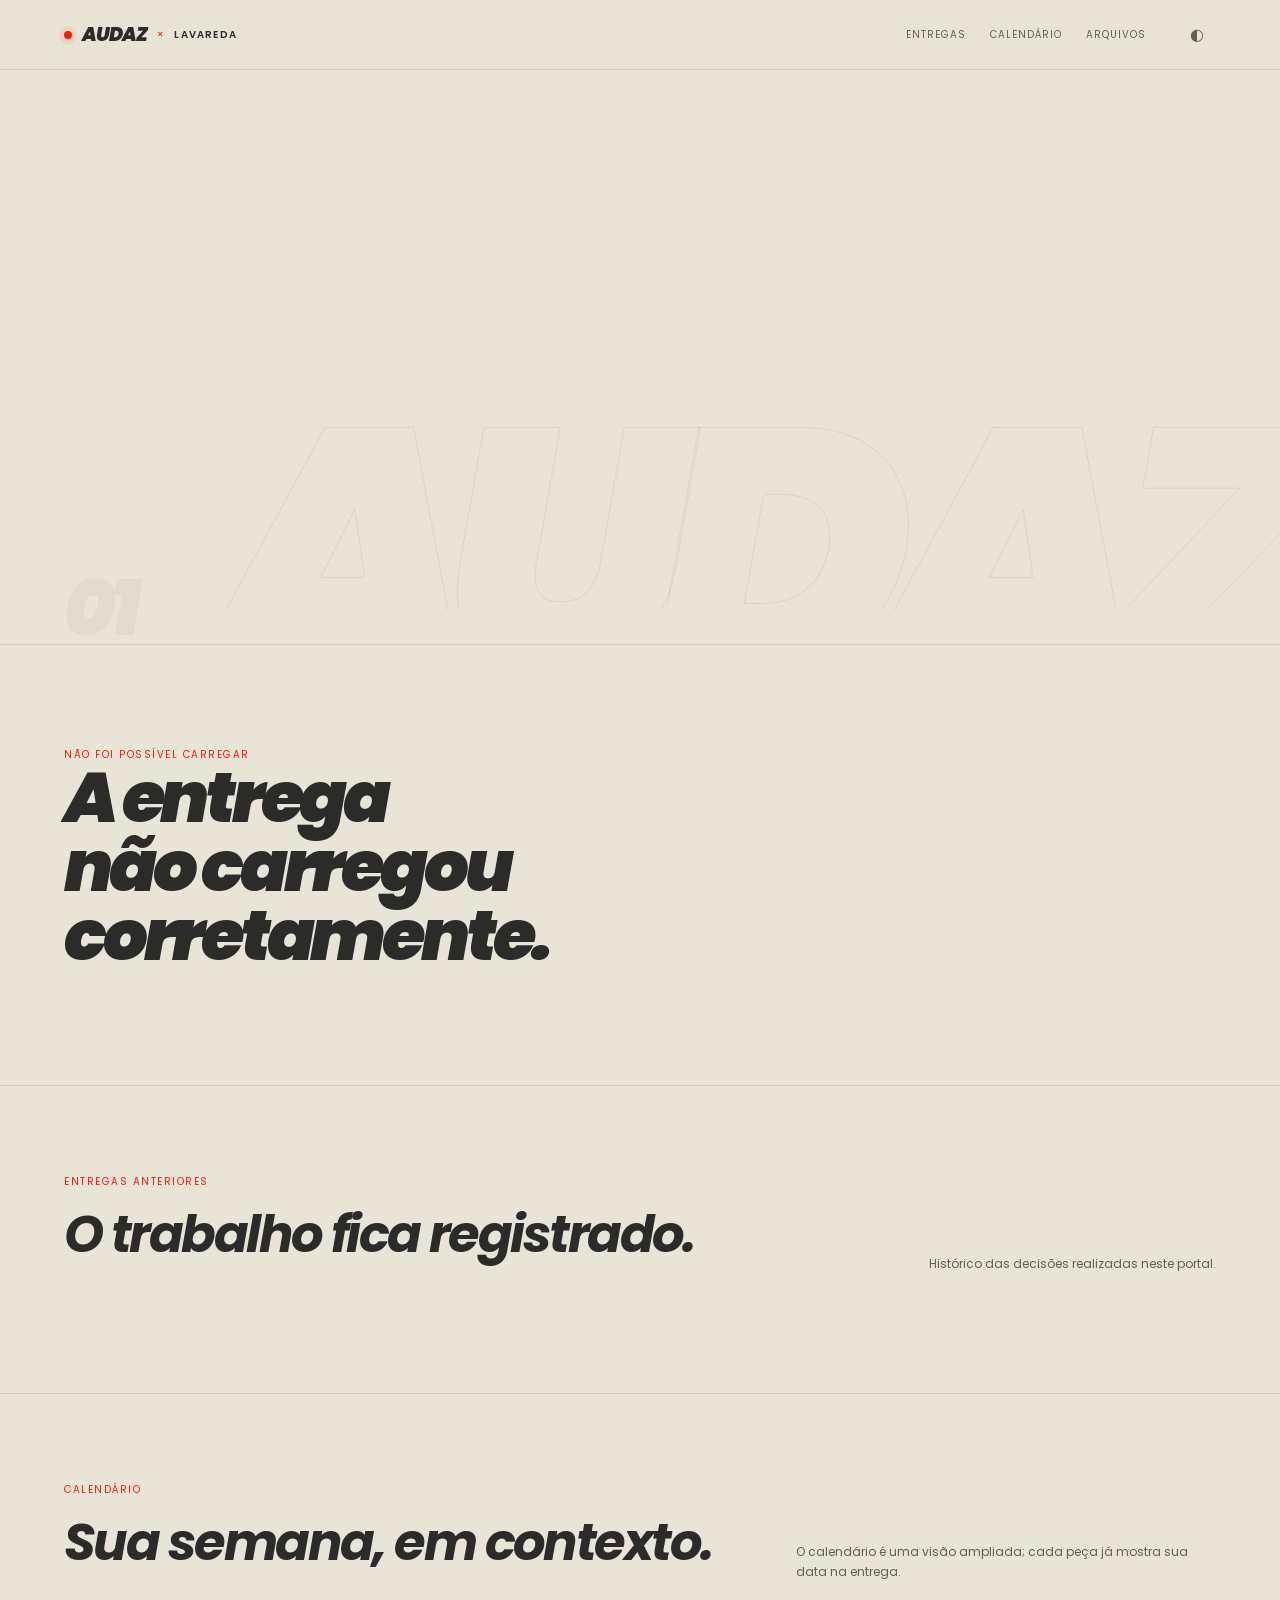
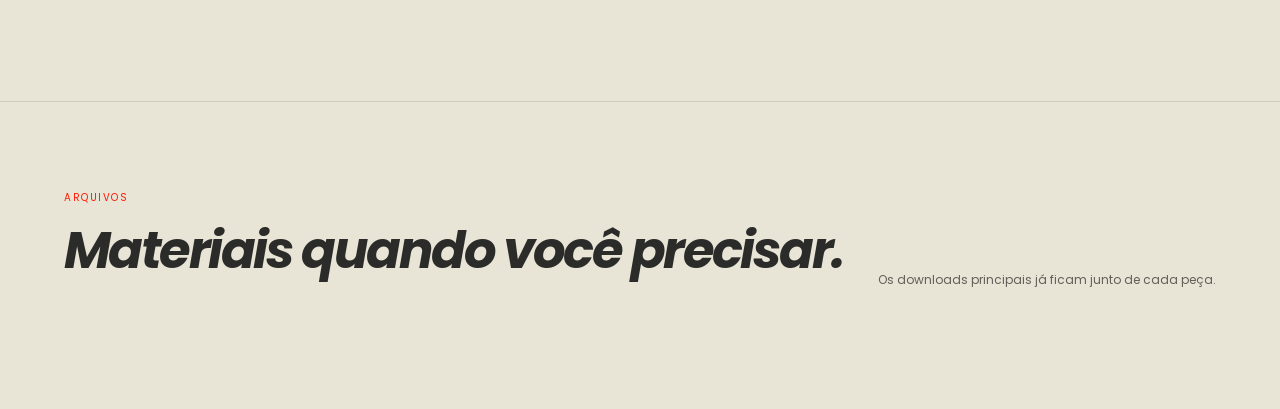
<file: v7-1/lavareda/index.html>
<!doctype html>
<html lang="pt-BR">
<head>
<meta charset="utf-8">
<meta name="viewport" content="width=device-width,initial-scale=1,viewport-fit=cover">
<meta name="theme-color" content="#151514">
<title>Lavareda — Entrega Audaz V7.1</title>
<style>html,body{margin:0;min-height:100%;background:#151514;color:#e8e4d6;font-family:Arial,sans-serif}.boot{min-height:100vh;display:grid;place-items:center;font-size:12px;letter-spacing:.12em;text-transform:uppercase}.boot i{width:8px;height:8px;background:#ff1900;border-radius:50%;display:inline-block;margin-right:10px;animation:pulse .8s ease-in-out infinite alternate}@keyframes pulse{to{transform:scale(1.5);opacity:.55}}</style>
</head>
<body><div class="boot"><span><i></i>Preparando sua entrega</span></div>
<script>
(async()=>{
  try{
    let html=await fetch('../../v7/lavareda/index.html',{cache:'no-store'}).then(r=>{if(!r.ok)throw new Error('V7 indisponível');return r.text()});
    html=html.replace('<title>Lavareda — Entrega Audaz V7</title>','<title>Lavareda — Entrega Audaz V7.1</title>');
    html=html.replace('</head>','<link rel="stylesheet" href="../refine.css"></head>');
    html=html.replace(/init\(\);\s*<\/script>/,'window.__audazV7Init=init;<\/script>');
    html=html.replace('</body>','<script src="../refine.js"><\/script></body>');
    document.open();document.write(html);document.close();
  }catch(e){document.body.innerHTML='<div class="boot"><span>Não foi possível carregar a entrega.</span></div>';console.error(e)}
})();
</script></body></html>
</file>
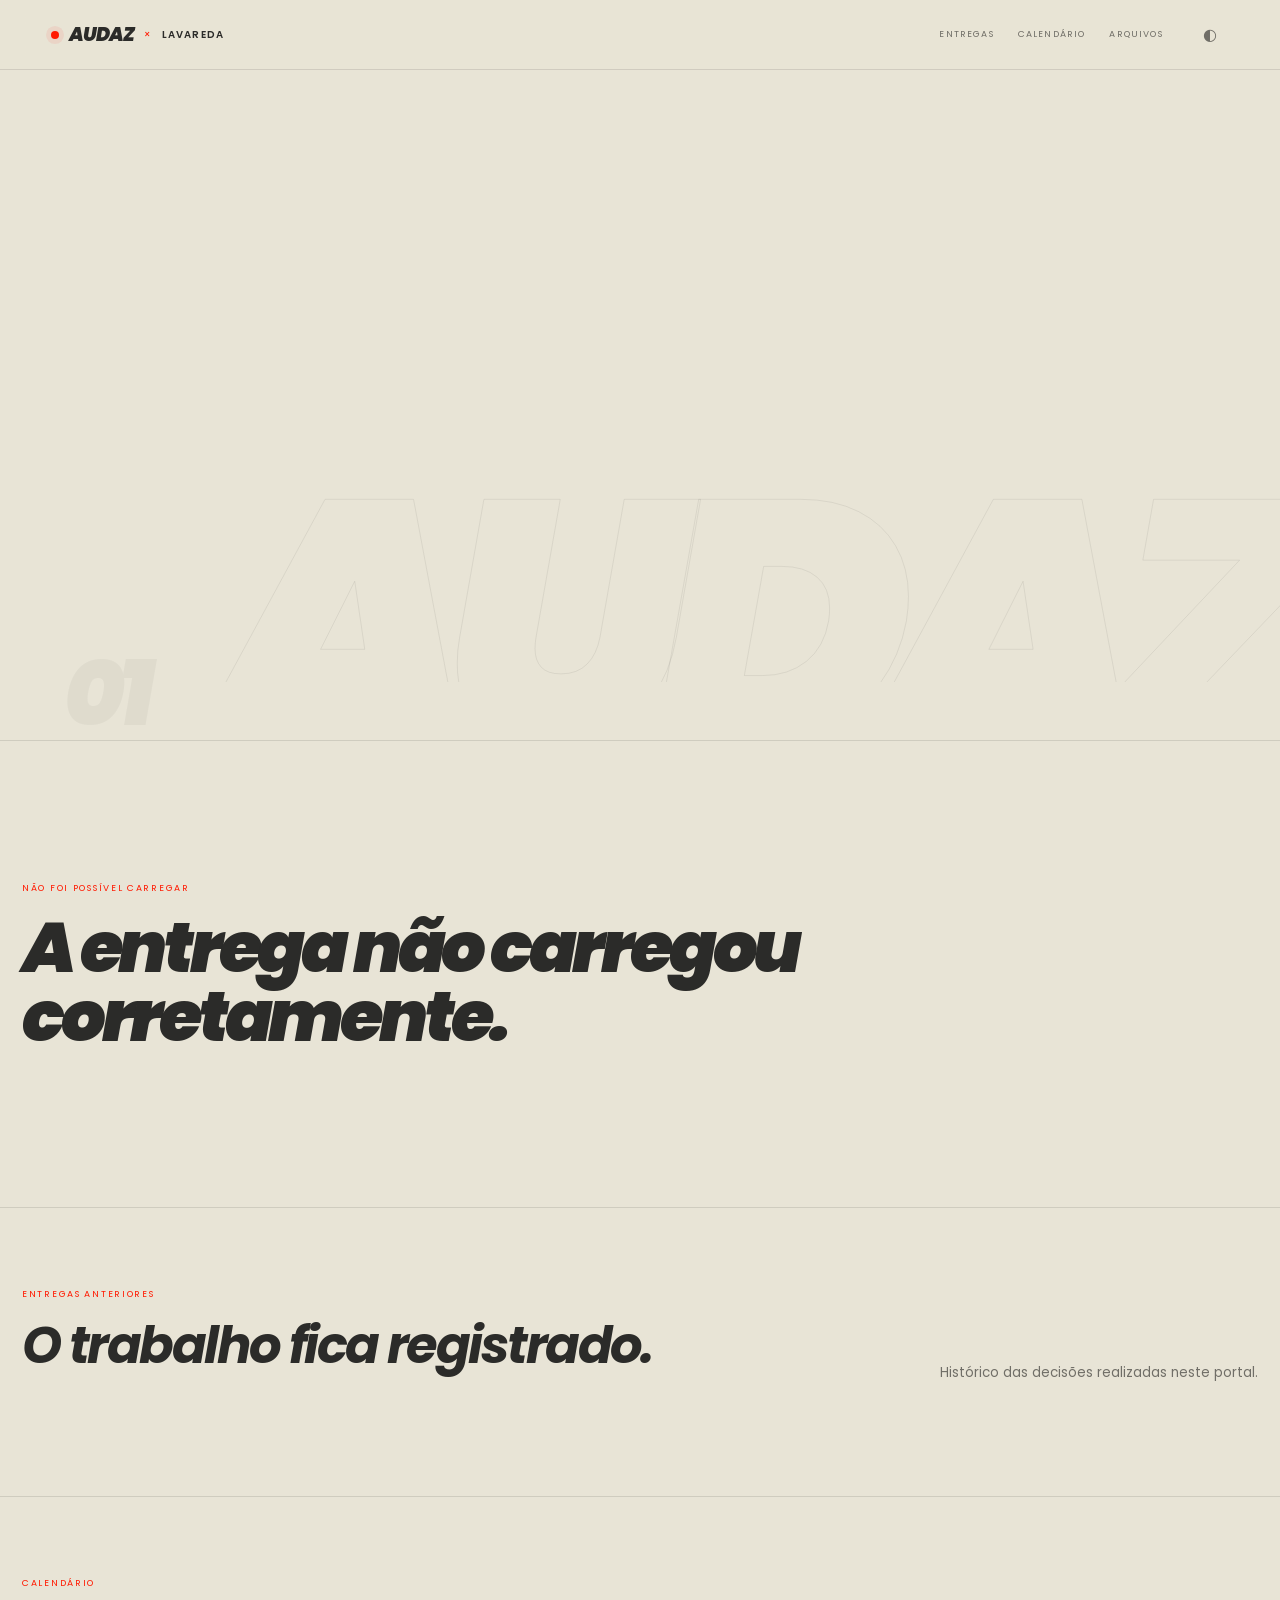
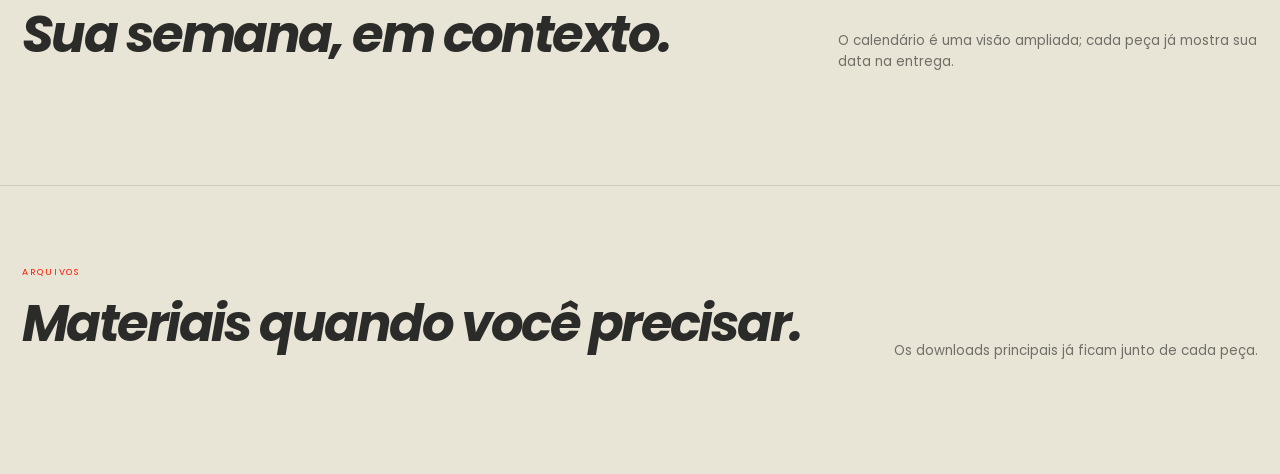
<file: v7/lavareda/index.html>
<!doctype html>
<html lang="pt-BR">
<head>
  <meta charset="utf-8">
  <meta name="viewport" content="width=device-width,initial-scale=1,viewport-fit=cover">
  <meta name="theme-color" content="#151514">
  <title>Lavareda — Entrega Audaz V7</title>
  <link rel="preconnect" href="https://fonts.googleapis.com">
  <link rel="preconnect" href="https://fonts.gstatic.com" crossorigin>
  <link href="https://fonts.googleapis.com/css2?family=Poppins:ital,wght@0,400;0,500;0,600;0,700;1,800;1,900&display=swap" rel="stylesheet">
  <style>
    :root{
      --red:#ff1900;--ink:#2b2b29;--paper:#e8e4d6;--bg:#151514;--text:#e8e4d6;
      --muted:#9d9a91;--surface:#1c1c1a;--surface2:#242422;--line:rgba(232,228,214,.14);
      --line2:rgba(232,228,214,.26);--success:#7ac185;--warning:#e3a34f;--max:1320px;
      --header:70px;color-scheme:dark
    }
    html[data-theme="light"]{
      --bg:#e8e4d6;--text:#2b2b29;--muted:#706e67;--surface:#ded9cb;--surface2:#f5f0e5;
      --line:rgba(43,43,41,.13);--line2:rgba(43,43,41,.25);--success:#3f9251;--warning:#a86f21;
      color-scheme:light
    }
    *{box-sizing:border-box}
    html{scroll-behavior:smooth}
    body{margin:0;background:var(--bg);color:var(--text);font-family:Poppins,Arial,sans-serif;overflow-x:hidden}
    button,a,textarea{font:inherit}button,a{color:inherit}button{cursor:pointer}a{text-decoration:none}
    img{max-width:100%;display:block}:focus-visible{outline:2px solid var(--red);outline-offset:4px}
    ::selection{background:var(--red);color:#fff}

    .site-header{position:sticky;top:0;z-index:80;min-height:var(--header);display:flex;align-items:center;gap:28px;
      padding:14px clamp(18px,4vw,58px);background:color-mix(in srgb,var(--bg) 91%,transparent);
      backdrop-filter:saturate(120%) blur(12px);border-bottom:1px solid var(--line)}
    .brand{display:flex;align-items:center;gap:10px;font-size:10px;letter-spacing:.12em;text-transform:uppercase;white-space:nowrap}
    .brand .dot{width:8px;height:8px;border-radius:50%;background:var(--red);box-shadow:0 0 0 5px rgba(255,25,0,.07)}
    .brand b{font-size:19px;font-style:italic;font-weight:900;letter-spacing:-.05em}.brand i{font-style:normal;color:var(--red)}.brand strong{font-weight:600}
    .nav{display:flex;gap:24px;margin-left:auto}.nav a{font-size:9px;letter-spacing:.13em;text-transform:uppercase;color:var(--muted);transition:.18s}.nav a:hover{color:var(--text)}
    .theme-btn,.menu-btn{width:38px;height:38px;border:0;background:transparent;border-radius:50%;display:grid;place-items:center;color:var(--muted);transition:.18s}
    .theme-btn:hover,.menu-btn:hover{color:var(--red);background:color-mix(in srgb,var(--surface) 72%,transparent)}
    .menu-btn{display:none}.progress-line{position:absolute;left:0;right:0;bottom:-1px;height:2px;overflow:hidden}
    .progress-line i{display:block;height:100%;width:0;background:var(--red);transition:width .35s ease}
    .mobile-menu{display:none;position:fixed;inset:var(--header) 0 auto 0;z-index:75;background:var(--bg);border-bottom:1px solid var(--line);padding:18px}
    .mobile-menu.open{display:grid}.mobile-menu a{padding:14px 4px;border-bottom:1px solid var(--line);font-size:12px;text-transform:uppercase;letter-spacing:.1em}

    .wrap{width:min(var(--max),calc(100% - 44px));margin:0 auto}
    .hero{min-height:68vh;display:flex;align-items:center;position:relative;overflow:hidden;padding:clamp(54px,7vw,92px) 0 clamp(54px,7vw,88px)}
    .hero:before{content:"AUDAZ";position:absolute;right:-.04em;bottom:-.23em;font-size:clamp(150px,27vw,420px);font-style:italic;font-weight:900;
      letter-spacing:-.1em;line-height:.8;color:transparent;-webkit-text-stroke:1px color-mix(in srgb,var(--text) 8%,transparent);pointer-events:none}
    .hero-grid{display:grid;grid-template-columns:minmax(0,1.35fr) minmax(260px,.65fr);gap:clamp(38px,7vw,100px);align-items:end;position:relative;z-index:1;width:100%}
    .collab{display:flex;gap:10px;align-items:center;color:var(--muted);font-size:10px;letter-spacing:.13em;text-transform:uppercase;margin-bottom:24px}
    .collab b{color:var(--text)}.collab i{font-style:normal;color:var(--red)}
    .eyebrow{display:block;color:var(--red);font-size:9px;letter-spacing:.19em;text-transform:uppercase}
    .hero h1{font-size:clamp(52px,8.7vw,118px);line-height:.84;letter-spacing:-.074em;font-style:italic;font-weight:900;margin:9px 0 20px;max-width:900px}
    .hero h1 em{font-style:inherit;color:var(--red)}.hero .period{font-size:clamp(17px,2vw,26px);font-weight:600;letter-spacing:-.025em;margin-bottom:17px}
    .hero .lead{max-width:680px;color:var(--muted);font-size:clamp(13px,1.25vw,16px);line-height:1.75;margin:0}.hero .lead strong{color:var(--text);font-weight:600}
    .hero-side{padding-bottom:4px}.hero-side .meta{display:grid;grid-template-columns:1fr 1fr;gap:26px;margin-bottom:24px}
    .hero-side .meta span{padding-top:12px;border-top:1px solid var(--line);font-size:9px;color:var(--muted);text-transform:uppercase;letter-spacing:.12em}
    .hero-side .meta b{display:block;color:var(--text);font-size:34px;line-height:.9;margin-bottom:7px;font-style:italic}
    .hero-cta{display:inline-flex;align-items:center;gap:14px;font-size:10px;font-weight:600;text-transform:uppercase;letter-spacing:.12em}
    .hero-cta .arrow{width:44px;height:44px;border-radius:50%;background:var(--red);color:#fff;display:grid;place-items:center;transition:.2s}.hero-cta:hover .arrow{transform:translateY(4px)}
    .first-peek{height:58px;position:relative}.first-peek:after{content:"01";position:absolute;left:clamp(20px,5vw,70px);bottom:-22px;font-size:92px;font-style:italic;font-weight:900;letter-spacing:-.08em;color:var(--text);opacity:.045}

    .chapter{position:relative;border-top:1px solid var(--line);scroll-margin-top:78px;overflow:hidden}
    .chapter-inner{position:relative}
    .chapter-kicker{display:flex;align-items:center;gap:14px;font-size:9px;letter-spacing:.16em;text-transform:uppercase;color:var(--muted)}
    .chapter-kicker b{color:var(--text);font-weight:600}.chapter-kicker i{width:44px;height:1px;background:var(--red)}
    .chapter-number{font-size:clamp(70px,10vw,154px);font-style:italic;font-weight:900;line-height:.72;letter-spacing:-.08em;color:var(--red)}
    .chapter-title{font-size:clamp(34px,5.5vw,78px);line-height:.98;letter-spacing:-.06em;font-style:italic;font-weight:900;margin:18px 0 15px;text-wrap:balance}
    .date{font-size:9px;color:var(--muted);text-transform:uppercase;letter-spacing:.13em;line-height:1.7}.date strong{display:block;color:var(--text);font-size:12px;letter-spacing:.04em}
    .state-note{display:inline-flex;align-items:center;gap:9px;margin-top:20px;font-size:9px;letter-spacing:.12em;text-transform:uppercase;color:var(--muted);min-height:28px}
    .state-note:before{content:"";width:7px;height:7px;border-radius:50%;background:var(--warning)}.state-note.aprovado{color:var(--success)}.state-note.aprovado:before{background:var(--success)}
    .state-note.alteracao{color:var(--red)}.state-note.alteracao:before{background:var(--red)}

    .chapter--reel{padding:clamp(92px,11vw,160px) 0}
    .chapter--reel:before{content:"";position:absolute;inset:0 auto 0 52%;width:1px;background:var(--line);opacity:.45}
    .reel-grid{display:grid;grid-template-columns:minmax(280px,.75fr) minmax(0,1.25fr);gap:clamp(42px,7vw,112px);align-items:start}
    .reel-context{position:sticky;top:104px;min-height:65vh;display:flex;flex-direction:column;justify-content:flex-start;padding-top:4px}
    .reel-quote{margin-top:28px;font-size:clamp(21px,2.5vw,34px);line-height:1.14;letter-spacing:-.035em;max-width:520px;color:var(--text)}
    .reel-quote:before{content:"“";display:block;color:var(--red);font-size:52px;font-weight:700;line-height:.6;margin-bottom:18px}
    .reel-stage{position:relative;min-height:820px;padding:40px 0 180px;display:flex;justify-content:center}
    .video-frame{width:min(46vw,430px);aspect-ratio:9/16;background:#0d0d0c;overflow:hidden;position:relative;box-shadow:0 32px 80px rgba(0,0,0,.3);z-index:2}
    .video-frame iframe{width:100%;height:100%;border:0;display:block}
    .video-placeholder{position:absolute;inset:0;border:0;background-size:cover;background-position:center;display:grid;place-items:center;color:white}
    .video-placeholder:after{content:"";position:absolute;inset:0;background:linear-gradient(180deg,rgba(0,0,0,.08),rgba(0,0,0,.48))}
    .video-placeholder span{position:relative;z-index:2;width:72px;height:72px;border-radius:50%;background:var(--red);display:grid;place-items:center;font-size:22px;padding-left:4px;box-shadow:0 14px 40px rgba(0,0,0,.28);transition:.22s}
    .video-placeholder:hover span{transform:scale(1.06)}
    .reel-cover{position:absolute;right:max(0px,2vw);bottom:10px;width:min(30vw,250px);z-index:3}
    .reel-cover:before{content:"CAPA DO REEL";display:block;font-size:8px;letter-spacing:.16em;color:var(--red);margin-bottom:10px}
    .reel-cover img{width:100%;max-height:390px;object-fit:contain;background:var(--surface);box-shadow:0 20px 50px rgba(0,0,0,.25);cursor:zoom-in}
    .reel-pack-line{position:absolute;left:0;right:0;bottom:90px;height:1px;background:var(--line)}
    .reel-pack-label{position:absolute;left:0;bottom:105px;font-size:8px;letter-spacing:.17em;color:var(--muted);text-transform:uppercase}
    .media-tools{display:flex;gap:18px;flex-wrap:wrap;margin-top:18px}
    .utility-btn,.download-link{border:0;background:transparent;padding:8px 0;font-size:9px;letter-spacing:.12em;text-transform:uppercase;color:var(--muted);display:inline-flex;align-items:center;gap:7px;transition:.18s;border-bottom:1px solid var(--line)}
    .utility-btn:hover,.download-link:hover{color:var(--red);border-color:var(--red)}.utility-btn.success,.download-link.success{color:var(--success);border-color:var(--success)}

    .chapter--carousel{padding:clamp(94px,11vw,158px) 0;background:color-mix(in srgb,var(--surface) 34%,transparent)}
    .carousel-head{display:grid;grid-template-columns:.52fr 1.48fr;gap:clamp(36px,7vw,110px);align-items:end;margin-bottom:54px}
    .carousel-head .chapter-title{margin-bottom:0}.carousel-head-copy{max-width:760px}
    .carousel-sequence{position:relative;margin-left:max(22px,calc((100vw - var(--max))/2));overflow:hidden}
    .carousel-viewport{overflow-x:auto;scroll-snap-type:x mandatory;scrollbar-width:none;cursor:grab;padding-right:12vw}
    .carousel-viewport::-webkit-scrollbar{display:none}.carousel-viewport.dragging{cursor:grabbing;scroll-snap-type:none}
    .carousel-track{display:flex;gap:clamp(14px,2vw,28px)}
    .carousel-slide{flex:0 0 min(78vw,780px);scroll-snap-align:start;display:grid;place-items:center;min-height:600px;background:var(--bg);position:relative;overflow:hidden}
    .carousel-slide img{width:100%;height:100%;max-height:78vh;object-fit:contain;user-select:none;-webkit-user-drag:none}
    .carousel-slide:after{content:attr(data-slide);position:absolute;left:18px;bottom:15px;font-size:9px;letter-spacing:.15em;color:var(--muted)}
    .carousel-controls{width:min(var(--max),calc(100% - 44px));margin:18px auto 0;display:flex;justify-content:space-between;align-items:center;gap:18px}
    .carousel-controls .group{display:flex;gap:8px}.round{width:42px;height:42px;border:1px solid var(--line);border-radius:50%;background:transparent;display:grid;place-items:center;transition:.18s}
    .round:hover:not(:disabled){border-color:var(--red);color:var(--red)}.round:disabled{opacity:.25;cursor:not-allowed}
    .carousel-count{font-size:9px;color:var(--muted);letter-spacing:.13em}.carousel-dots{display:flex;gap:7px;align-items:center}.carousel-dots i{width:22px;height:1px;background:var(--line2);transition:.2s}.carousel-dots i.active{width:48px;background:var(--red)}
    .carousel-tools{width:min(var(--max),calc(100% - 44px));margin:14px auto 0}.carousel-downloads{display:none;gap:13px;flex-wrap:wrap;margin-top:12px}.carousel-downloads.open{display:flex}.carousel-downloads a{font-size:9px;color:var(--muted);border-bottom:1px solid var(--line);padding:7px 0}

    .chapter--static{padding:clamp(94px,11vw,160px) 0}
    .static-grid{display:grid;grid-template-columns:minmax(0,1.34fr) minmax(300px,.66fr);gap:clamp(42px,7vw,112px);align-items:start}
    .static-poster{min-height:760px;display:grid;place-items:center;position:relative;background:color-mix(in srgb,var(--surface) 45%,transparent);overflow:hidden}
    .static-poster:before{content:"PÔSTER";position:absolute;left:-.03em;top:.1em;font-size:clamp(84px,12vw,180px);font-style:italic;font-weight:900;letter-spacing:-.08em;color:transparent;-webkit-text-stroke:1px color-mix(in srgb,var(--text) 7%,transparent)}
    .static-poster img{max-height:82vh;max-width:88%;object-fit:contain;position:relative;z-index:2;cursor:zoom-in;box-shadow:0 28px 70px rgba(0,0,0,.16)}
    .static-context{position:sticky;top:105px;padding-top:6px}.static-context .chapter-title{font-size:clamp(34px,4.6vw,64px)}
    .static-note{margin-top:28px;padding-top:18px;border-top:1px solid var(--line);font-size:11px;line-height:1.75;color:var(--muted)}

    .editorial-copy{width:min(850px,100%);margin-top:clamp(62px,7vw,94px);padding-top:26px;border-top:1px solid var(--line)}
    .copy-title{display:flex;justify-content:space-between;gap:22px;align-items:flex-end;margin-bottom:26px}
    .copy-title h3{margin:0;font-size:clamp(25px,3vw,40px);font-style:italic;letter-spacing:-.045em}.copy-title span{font-size:9px;color:var(--red);letter-spacing:.15em;text-transform:uppercase}
    .caption-text{white-space:pre-wrap;font-size:clamp(14px,1.3vw,17px);line-height:1.95;max-width:760px}.caption-empty{color:var(--muted);font-style:italic}
    .decision{width:min(850px,100%);margin-top:clamp(55px,6vw,82px);padding:28px 0 0;border-top:1px solid var(--line);position:relative}
    .decision:before{content:"DECISÃO";position:absolute;top:-7px;right:0;background:var(--bg);padding-left:12px;font-size:8px;letter-spacing:.17em;color:var(--muted)}
    .chapter--carousel .decision:before{background:color-mix(in srgb,var(--surface) 34%,var(--bg))}
    .decision h3{font-size:clamp(22px,2.6vw,33px);font-style:italic;letter-spacing:-.035em;margin:0 0 10px}.decision p{margin:0 0 20px;color:var(--muted);font-size:12px;line-height:1.7}
    .decision-actions{display:flex;gap:22px;align-items:center;flex-wrap:wrap}
    .action{border:0;background:transparent;padding:12px 0;font-size:10px;font-weight:600;text-transform:uppercase;letter-spacing:.11em;display:inline-flex;align-items:center;gap:9px;transition:.16s;min-height:44px;border-bottom:1px solid var(--line2)}
    .action:hover{color:var(--red);border-color:var(--red)}.action:active,.action.pressed{transform:translateY(1px)}.action.primary{color:var(--red);border-color:var(--red)}
    .action[disabled]{opacity:.55;cursor:wait}.action.success{color:var(--success);border-color:var(--success)}
    .feedback-box{display:grid;grid-template-rows:0fr;opacity:0;transition:grid-template-rows .26s ease,opacity .2s ease}.feedback-box.open{grid-template-rows:1fr;opacity:1;margin-top:22px}
    .feedback-inner{overflow:hidden}.feedback-inner label{display:block;font-size:9px;color:var(--red);text-transform:uppercase;letter-spacing:.14em;margin-bottom:10px}
    .feedback-inner textarea{width:100%;min-height:130px;resize:vertical;border:0;border-bottom:1px solid var(--line2);background:transparent;padding:14px 0;color:var(--text);line-height:1.7;font-size:14px}
    .feedback-actions{display:flex;justify-content:flex-end;gap:18px;margin-top:12px}.feedback-status{font-size:10px;color:var(--success);margin-top:12px;min-height:18px}
    .chapter-signature{margin-top:52px;display:flex;align-items:center;gap:14px;color:var(--muted);font-size:8px;letter-spacing:.15em;text-transform:uppercase}.chapter-signature i{height:1px;flex:1;background:var(--line)}
    .chapter[data-state="aprovado"] .chapter-number{color:color-mix(in srgb,var(--success) 75%,var(--text))}.chapter[data-state="aprovado"] .chapter-signature:before{content:"✓ APROVADO";color:var(--success)}
    .chapter[data-state="alteracao"] .chapter-signature:before{content:"↻ AJUSTE REGISTRADO";color:var(--red)}

    .completion{padding:clamp(110px,13vw,190px) 0;border-top:1px solid var(--line);min-height:80vh;display:none;align-items:center;position:relative;overflow:hidden}
    .completion.show{display:flex}.completion:before{content:"100%";position:absolute;right:-.02em;top:.05em;font-size:clamp(120px,23vw,330px);font-style:italic;font-weight:900;letter-spacing:-.1em;color:transparent;-webkit-text-stroke:1px color-mix(in srgb,var(--text) 7%,transparent)}
    .completion-grid{display:grid;grid-template-columns:1.15fr .85fr;gap:clamp(42px,8vw,120px);align-items:end;position:relative;z-index:1}.completion-mark{width:66px;height:66px;border-radius:50%;background:var(--red);color:#fff;display:grid;place-items:center;font-size:24px;margin-bottom:28px}
    .completion h2{font-size:clamp(52px,8vw,108px);line-height:.85;letter-spacing:-.072em;font-style:italic;margin:9px 0 22px}.completion h2 em{font-style:inherit;color:var(--red)}
    .completion p{color:var(--muted);line-height:1.8;max-width:680px}.completion-stats{display:flex;gap:34px;margin-top:34px}.completion-stats span{font-size:9px;text-transform:uppercase;letter-spacing:.11em;color:var(--muted)}.completion-stats b{display:block;color:var(--text);font-size:31px;font-style:italic}
    .what-next{border-left:1px solid var(--line);padding-left:30px}.what-next h3{font-size:10px;letter-spacing:.15em;color:var(--red);margin:0 0 20px}.what-next p{font-size:12px;margin:0 0 13px}
    .secondary{padding:80px 0;border-top:1px solid var(--line)}.secondary-head{display:flex;justify-content:space-between;gap:30px;align-items:end;margin-bottom:32px}.secondary-head h2{font-size:clamp(30px,4vw,54px);font-style:italic;letter-spacing:-.05em;margin:6px 0 0}.secondary-head small{max-width:420px;color:var(--muted);line-height:1.6}
    .history-row,.calendar-row,.file-row{display:grid;grid-template-columns:150px minmax(0,1fr) auto;gap:24px;padding:20px 0;border-top:1px solid var(--line);align-items:center}
    .history-row>span,.calendar-row time,.file-row>span{font-size:9px;color:var(--red);letter-spacing:.12em;text-transform:uppercase}.history-row strong,.calendar-row strong,.file-row strong{display:block;font-size:14px}.history-row small,.calendar-row small,.file-row small{color:var(--muted);font-size:10px;line-height:1.5}
    .file-row a{font-size:9px;letter-spacing:.1em;color:var(--muted)}.file-row a:hover{color:var(--red)}
    .lightbox{position:fixed;inset:0;background:rgba(0,0,0,.92);z-index:120;display:none;place-items:center;padding:36px}.lightbox.open{display:grid}.lightbox img{max-width:92vw;max-height:90vh;object-fit:contain}.lightbox button{position:absolute;right:22px;top:18px;width:46px;height:46px;border:1px solid rgba(255,255,255,.3);border-radius:50%;background:transparent;color:#fff;font-size:25px}
    .toast{position:fixed;left:50%;bottom:26px;transform:translate(-50%,20px);z-index:130;background:var(--text);color:var(--bg);padding:11px 16px;border-radius:999px;font-size:10px;opacity:0;pointer-events:none;transition:.2s}.toast.show{opacity:1;transform:translate(-50%,0)}
    .reveal{opacity:0;transform:translateY(24px);transition:opacity .55s ease,transform .55s cubic-bezier(.2,.7,.2,1)}.reveal.in{opacity:1;transform:none}
    .reveal-delay-1{transition-delay:.07s}.reveal-delay-2{transition-delay:.14s}.reveal-delay-3{transition-delay:.2s}
    .chapter--reel .reel-stage.reveal{transform:translateY(34px) scale(.985)}.chapter--reel .reel-stage.reveal.in{transform:none}
    .chapter--reel .reel-cover.reveal{transform:translate(18px,28px)}.chapter--reel .reel-cover.reveal.in{transform:none}
    .chapter--static .static-poster.reveal{transform:translateY(26px) scale(.99)}.chapter--static .static-poster.reveal.in{transform:none}

    @media(max-width:900px){
      :root{--header:64px}.nav{display:none}.menu-btn{display:grid}.site-header{padding-inline:18px}
      .wrap{width:min(100% - 32px,var(--max))}.hero{min-height:62vh;padding:46px 0 52px}.hero-grid{grid-template-columns:1fr;gap:36px}.hero-side{max-width:440px}.hero h1{font-size:clamp(50px,15vw,82px)}
      .first-peek{height:24px}
      .chapter--reel,.chapter--carousel,.chapter--static{padding:76px 0}
      .chapter--reel:before{display:none}.reel-grid,.static-grid{grid-template-columns:1fr;gap:42px}.reel-context,.static-context{position:relative;top:auto;min-height:0}.reel-quote{font-size:22px}
      .reel-stage{min-height:660px;padding:10px 0 150px}.video-frame{width:min(78vw,390px)}.reel-cover{width:min(40vw,210px);right:0}.reel-pack-line{bottom:75px}.reel-pack-label{bottom:90px}
      .carousel-head{grid-template-columns:1fr;gap:28px}.carousel-sequence{margin-left:16px}.carousel-viewport{padding-right:15vw}.carousel-slide{flex-basis:82vw;min-height:520px}.carousel-controls,.carousel-tools{width:calc(100% - 32px)}
      .static-poster{min-height:580px}.static-poster img{max-height:75vh;max-width:96%}
      .editorial-copy,.decision{width:100%}.completion-grid{grid-template-columns:1fr}.what-next{border-left:0;border-top:1px solid var(--line);padding:28px 0 0}.secondary-head{align-items:start;flex-direction:column}
    }
    @media(max-width:600px){
      .brand strong{max-width:110px;overflow:hidden;text-overflow:ellipsis}.theme-btn{margin-left:auto}
      .hero{min-height:58vh}.hero h1{font-size:clamp(48px,16vw,72px)}.hero-side .meta b{font-size:28px}
      .chapter-number{font-size:72px}.chapter-title{font-size:clamp(34px,11vw,52px)}
      .reel-stage{min-height:600px;padding-bottom:145px}.video-frame{width:min(84vw,360px)}.reel-cover{width:43vw;max-width:185px}
      .carousel-slide{flex-basis:86vw;min-height:460px}.carousel-slide img{max-height:68vh}.carousel-dots{display:none}
      .static-poster{min-height:500px}.static-note{font-size:10px}
      .copy-title{align-items:flex-start;flex-direction:column}.caption-text{font-size:14px;line-height:1.85}
      .decision-actions{gap:16px}.action{font-size:9px;min-height:46px}.feedback-actions{justify-content:flex-start;flex-wrap:wrap}
      .completion-stats{gap:22px;flex-wrap:wrap}.history-row,.calendar-row,.file-row{grid-template-columns:1fr;gap:8px}
    }
    @media(prefers-reduced-motion:reduce){html{scroll-behavior:auto}.reveal{opacity:1;transform:none!important;transition:none!important}*,*:before,*:after{animation-duration:.01ms!important;transition-duration:.01ms!important}}
  </style>
</head>
<body data-client="lavareda" data-root="../../">
<header class="site-header">
  <a class="brand" href="#top" aria-label="Voltar ao início"><span class="dot"></span><b>AUDAZ</b><i>×</i><strong id="clientName">LAVAREDA</strong></a>
  <nav class="nav"><a href="#entregas">Entregas</a><a href="#calendario">Calendário</a><a href="#arquivos">Arquivos</a></nav>
  <button id="themeBtn" class="theme-btn" aria-label="Alternar tema">◐</button><button id="menuBtn" class="menu-btn" aria-label="Abrir menu" aria-expanded="false">☰</button>
  <div class="progress-line"><i id="globalProgress"></i></div>
</header>
<nav id="mobileMenu" class="mobile-menu"><a href="#entregas">Entregas</a><a href="#calendario">Calendário</a><a href="#arquivos">Arquivos</a></nav>

<main id="top">
  <section class="hero">
    <div class="wrap hero-grid">
      <div>
        <div class="collab reveal"><b>AUDAZ</b><i>×</i><span id="heroClient">LAVAREDA</span></div>
        <span class="eyebrow reveal reveal-delay-1">ENTREGA DA SEMANA</span>
        <h1 class="reveal reveal-delay-2" id="heroTitle">SUA SEMANA <em>ESTÁ PRONTA.</em></h1>
        <div class="period reveal reveal-delay-2">01 — 05 SETEMBRO</div>
        <p class="lead reveal reveal-delay-3"><strong>Quatro conteúdos preparados para esta semana.</strong><br>Uma sequência pensada para presença, autoridade e consistência jurídica.</p>
      </div>
      <aside class="hero-side reveal reveal-delay-3">
        <div class="meta"><span><b>04</b>conteúdos</span><span><b>~6</b>min de revisão</span></div>
        <a class="hero-cta" href="#conteudo-1">VER ENTREGA <span class="arrow">↓</span></a>
      </aside>
    </div>
  </section>
  <div class="first-peek"></div>

  <section id="delivery"></section>

  <section id="completion" class="completion">
    <div class="wrap completion-grid">
      <div>
        <div class="completion-mark">✓</div><span class="eyebrow">ENTREGA REVISADA</span>
        <h2>TUDO CERTO <em>POR AQUI.</em></h2>
        <p>Sua entrega desta semana foi revisada. O trabalho aprovado segue para publicação e os ajustes retornam para a Audaz.</p>
        <div class="completion-stats"><span><b id="doneApproved">0</b>aprovados</span><span><b id="doneChanges">0</b>ajuste solicitado</span><span><b>4/4</b>revisados</span></div>
      </div>
      <aside class="what-next"><h3>O QUE ACONTECE AGORA</h3><p>✓ Conteúdos aprovados seguem para publicação.</p><p>↻ O conteúdo com ajuste volta para a Audaz.</p><p>✓ Quando a nova versão estiver pronta, ela aparecerá aqui.</p><div class="media-tools"><a class="utility-btn" href="#top">VOLTAR AO TOPO ↑</a><a class="utility-btn" href="#calendario">VER CALENDÁRIO →</a></div></aside>
    </div>
  </section>

  <section id="entregas" class="secondary"><div class="wrap"><div class="secondary-head"><div><span class="eyebrow">ENTREGAS ANTERIORES</span><h2>O trabalho fica registrado.</h2></div><small>Histórico das decisões realizadas neste portal.</small></div><div id="historyList"></div></div></section>
  <section id="calendario" class="secondary"><div class="wrap"><div class="secondary-head"><div><span class="eyebrow">CALENDÁRIO</span><h2>Sua semana, em contexto.</h2></div><small>O calendário é uma visão ampliada; cada peça já mostra sua data na entrega.</small></div><div id="calendarList"></div></div></section>
  <section id="arquivos" class="secondary"><div class="wrap"><div class="secondary-head"><div><span class="eyebrow">ARQUIVOS</span><h2>Materiais quando você precisar.</h2></div><small>Os downloads principais já ficam junto de cada peça.</small></div><div id="filesList"></div></div></section>
</main>

<div id="lightbox" class="lightbox" role="dialog" aria-modal="true"><button id="closeLightbox">×</button><img id="lightboxImage" alt=""></div>
<div id="toast" class="toast" role="status" aria-live="polite"></div>

<script>
const $=s=>document.querySelector(s),$$=s=>[...document.querySelectorAll(s)];
const ROOT=document.body.dataset.root||'../../',CLIENT=document.body.dataset.client||'lavareda';
const DELIVERY={id:'08',contentIds:['HO-01','KP-01','VM-01','ES-01']};
const MEDIA={
  'HO-01':{type:'reel',label:'REEL',intent:'AUTORIDADE'},
  'KP-01':{type:'static',label:'ESTÁTICO',intent:'RELACIONAMENTO',image:'1eOFPH5mYWFv79zhxC5VorGKnzVTCrXNx',title:'Gravidez de alto risco e benefício por incapacidade sem carência',date:'2026-09-02'},
  'VM-01':{type:'carousel',label:'CARROSSEL',intent:'POSICIONAMENTO',slides:['1r0fQRijZaMmrAVP1fgREq8EV_buNi6mt','1x_cx2gtECzvErlIPn8NQZQctH_EISNk_','1BOyJ9LsMl-ualKIDUBfc9n673SLkWaKN','1iLIKAe9yRRWAc_O7fVaHoxtn-BKO1L7r','1H4_yLgSdLAgOq9OELij0oqCP2SRZowCW'],title:'Cônjuge separado e dependência econômica para pensão militar',date:'2026-09-04'},
  'ES-01':{type:'reel',label:'REEL',intent:'AQUISIÇÃO',date:'2026-09-05'}
};
const state={config:null,contents:[],actions:[],lot:'',busy:new Set(),feedbackOpen:new Set()};
const esc=(v='')=>String(v).replace(/[&<>"']/g,m=>({'&':'&amp;','<':'&lt;','>':'&gt;','"':'&quot;',"'":'&#039;'}[m]));
const thumb=(id,size='w1800')=>`https://drive.google.com/thumbnail?id=${id}&sz=${size}`;
const preview=id=>`https://drive.google.com/file/d/${id}/preview`;
const download=id=>`https://drive.google.com/uc?export=download&id=${id}`;

function mediaFor(c){return{type:'reel',label:'REEL',intent:'AUTORIDADE',...(MEDIA[c.id]||{})}}
function view(c){const m=mediaFor(c);return{...c,title:m.title||c.title,date:m.date||c.date,media:m}}
function dateObj(d){if(!d)return null;const[y,m,day]=d.split('-').map(Number);return new Date(y,m-1,day)}
function weekdayDate(d){const x=dateObj(d);return x?x.toLocaleDateString('pt-BR',{weekday:'short',day:'2-digit',month:'short'}).replace(/\./g,'').toUpperCase():''}
function statusFor(c){let s=c.initialStatus||'aguardando';state.actions.filter(a=>a.contentId===c.id).forEach(a=>{if(a.action==='APROVADO')s='aprovado';if(a.action==='ALTERACAO')s='alteracao'});return s}
function deliveryContents(){const x=DELIVERY.contentIds.map(id=>state.contents.find(c=>c.id===id)).filter(Boolean);return x.length?x:state.contents.slice(0,4)}
function stats(){const items=deliveryContents(),approved=items.filter(c=>statusFor(c)==='aprovado'),changes=items.filter(c=>statusFor(c)==='alteracao');return{items,total:items.length,approved,changes,reviewed:approved.length+changes.length}}
function toast(t){const e=$('#toast');e.textContent=t;e.classList.add('show');clearTimeout(toast.t);toast.t=setTimeout(()=>e.classList.remove('show'),2200)}
function stateNote(c){const s=statusFor(c);return`<div class="state-note ${s}">${s==='aprovado'?'APROVADO':s==='alteracao'?'AJUSTE SOLICITADO':'PRONTO PARA REVISÃO'}</div>`}
function updateProgress(){
  const s=stats(),pct=s.total?Math.round(s.reviewed/s.total*100):0;
  $('#globalProgress').style.width=pct+'%';$('#doneApproved').textContent=s.approved.length;$('#doneChanges').textContent=s.changes.length;
  $('#completion').classList.toggle('show',s.total>0&&s.reviewed===s.total);
  $('#heroTitle').innerHTML=s.reviewed===0?'SUA SEMANA <em>ESTÁ PRONTA.</em>':s.reviewed<s.total?'SUA ENTREGA <em>ESTÁ ESPERANDO POR VOCÊ.</em>':'TUDO CERTO <em>POR AQUI.</em>';
}
function downloadBtn(label,id){return id?`<a class="download-link" data-download href="${download(id)}" target="_blank" rel="noopener">↓ ${label}</a>`:''}
function decisionBlock(c){
  const s=statusFor(c),open=state.feedbackOpen.has(c.id);
  if(s==='aprovado')return`<div class="decision"><h3>Resolvido.</h3><p>Esta peça está aprovada para seguir para publicação.</p><button class="action success" disabled>✓ APROVADO</button></div>`;
  if(s==='alteracao')return`<div class="decision"><h3>Ajuste registrado.</h3><p>A Audaz recebeu sua solicitação. Você pode continuar rolando normalmente.</p><button class="action success" disabled>✓ AJUSTE SOLICITADO</button></div>`;
  return`<div class="decision"><h3>Está tudo certo com essa peça?</h3><p>Se estiver pronta, aprove. Se algo precisar mudar, registre só o necessário.</p><div class="decision-actions"><button class="action" data-open-feedback="${c.id}">PEDIR AJUSTE</button><button class="action primary" data-approve="${c.id}">✓ APROVAR</button></div><div class="feedback-box ${open?'open':''}" id="feedback-${c.id}"><div class="feedback-inner"><label>O QUE PRECISA MUDAR?</label><textarea id="textarea-${c.id}" placeholder="Aos 00:18, trocar a frase de abertura."></textarea><div class="feedback-actions"><button class="action" data-cancel-feedback="${c.id}">CANCELAR</button><button class="action primary" data-send-feedback="${c.id}">ENVIAR AJUSTE</button></div><div class="feedback-status" id="feedback-status-${c.id}"></div></div></div></div>`;
}
function editorialCopy(c){return`<div class="editorial-copy reveal reveal-delay-1"><div class="copy-title"><div><span>A MENSAGEM QUE ACOMPANHA</span><h3>Legenda</h3></div><button class="utility-btn" data-copy="${c.id}">COPIAR LEGENDA</button></div><div class="caption-text ${c.caption?'':'caption-empty'}">${esc(c.caption||'Legenda ainda não adicionada.')}</div></div>`}

function reelChapter(c,i,total){
  const d=view(c),m=d.media,cover=c.coverId||c.videoId;
  return`<article id="conteudo-${i+1}" class="chapter chapter--reel" data-state="${statusFor(c)}"><div class="wrap chapter-inner reel-grid">
    <aside class="reel-context">
      <div class="chapter-number reveal">${String(i+1).padStart(2,'0')}</div>
      <div class="chapter-kicker reveal reveal-delay-1"><b>${m.intent}</b><i></i><span>${m.label}</span></div>
      <h2 class="chapter-title reveal reveal-delay-1">${esc(d.title)}</h2>
      <div class="date reveal reveal-delay-2"><strong>${weekdayDate(d.date)}</strong>PUBLICAÇÃO PREVISTA</div>
      <p class="reel-quote reveal reveal-delay-2">${esc(d.title)}</p>
      <div class="reveal reveal-delay-3">${stateNote(c)}</div>
    </aside>
    <div>
      <div class="reel-stage reveal reveal-delay-1">
        <div class="video-frame" data-video-frame="${c.id}"><button class="video-placeholder" data-play="${c.id}" style="background-image:url('${thumb(cover,'w900')}')"><span>▶</span></button></div>
        <div class="reel-cover reveal reveal-delay-2"><img src="${thumb(cover)}" data-zoom alt="Capa — ${esc(d.title)}" loading="lazy"></div>
        <div class="reel-pack-line"></div><div class="reel-pack-label">VÍDEO + CAPA · UM PACOTE COMPLETO</div>
      </div>
      <div class="media-tools reveal reveal-delay-2">${downloadBtn('BAIXAR VÍDEO',c.videoId)}${downloadBtn('BAIXAR CAPA',cover)}</div>
      ${editorialCopy(c)}
      <div class="reveal reveal-delay-2">${decisionBlock(c)}</div>
      <div class="chapter-signature"><i></i>${i<total-1?'PRÓXIMO CAPÍTULO ↓':'ÚLTIMA PEÇA'}</div>
    </div>
  </div></article>`;
}
function carouselChapter(c,i,total){
  const d=view(c),m=d.media;
  return`<article id="conteudo-${i+1}" class="chapter chapter--carousel" data-state="${statusFor(c)}">
    <div class="wrap carousel-head">
      <div><div class="chapter-number reveal">${String(i+1).padStart(2,'0')}</div><div class="chapter-kicker reveal reveal-delay-1"><b>${m.intent}</b><i></i><span>${m.label}</span></div></div>
      <div class="carousel-head-copy"><h2 class="chapter-title reveal reveal-delay-1">${esc(d.title)}</h2><div class="date reveal reveal-delay-2"><strong>${weekdayDate(d.date)}</strong>PUBLICAÇÃO PREVISTA</div><div class="reveal reveal-delay-2">${stateNote(c)}</div></div>
    </div>
    <div class="carousel-sequence reveal reveal-delay-1">
      <div class="carousel-viewport" data-carousel="${c.id}" tabindex="0" aria-label="Carrossel ${esc(d.title)}"><div class="carousel-track">${m.slides.map((id,n)=>`<div class="carousel-slide" data-slide="${String(n+1).padStart(2,'0')} / ${String(m.slides.length).padStart(2,'0')}"><img src="${thumb(id)}" alt="Slide ${n+1} de ${m.slides.length}" loading="${n?'lazy':'eager'}"></div>`).join('')}</div></div>
    </div>
    <div class="carousel-controls"><div class="group"><button class="round" data-prev="${c.id}" aria-label="Slide anterior">←</button><button class="round" data-next="${c.id}" aria-label="Próximo slide">→</button></div><div class="carousel-dots" id="dots-${c.id}">${m.slides.map((_,n)=>`<i class="${n===0?'active':''}"></i>`).join('')}</div><span class="carousel-count" id="count-${c.id}">01 / ${String(m.slides.length).padStart(2,'0')}</span></div>
    <div class="carousel-tools"><div class="media-tools"><button class="utility-btn" data-toggle-downloads="${c.id}">↓ BAIXAR CARROSSEL</button></div><div class="carousel-downloads" id="downloads-${c.id}">${m.slides.map((id,n)=>`<a data-download href="${download(id)}" target="_blank" rel="noopener">↓ Slide ${String(n+1).padStart(2,'0')}</a>`).join('')}</div>
      ${editorialCopy(c)}<div class="reveal reveal-delay-2">${decisionBlock(c)}</div><div class="chapter-signature"><i></i>${i<total-1?'PRÓXIMO CAPÍTULO ↓':'ÚLTIMA PEÇA'}</div></div>
  </article>`;
}
function staticChapter(c,i,total){
  const d=view(c),m=d.media;
  return`<article id="conteudo-${i+1}" class="chapter chapter--static" data-state="${statusFor(c)}"><div class="wrap static-grid">
    <div><div class="static-poster reveal reveal-delay-1"><img src="${thumb(m.image)}" data-zoom alt="${esc(d.title)}" loading="lazy"></div><div class="media-tools reveal reveal-delay-2">${downloadBtn('BAIXAR ARTE',m.image)}</div></div>
    <aside class="static-context">
      <div class="chapter-number reveal">${String(i+1).padStart(2,'0')}</div><div class="chapter-kicker reveal reveal-delay-1"><b>${m.intent}</b><i></i><span>${m.label}</span></div>
      <h2 class="chapter-title reveal reveal-delay-1">${esc(d.title)}</h2><div class="date reveal reveal-delay-2"><strong>${weekdayDate(d.date)}</strong>PUBLICAÇÃO PREVISTA</div>
      <p class="static-note reveal reveal-delay-2">Uma peça para ser vista como peça — não como arquivo dentro de um sistema.</p><div class="reveal reveal-delay-2">${stateNote(c)}</div>
      ${editorialCopy(c)}<div class="reveal reveal-delay-2">${decisionBlock(c)}</div><div class="chapter-signature"><i></i>${i<total-1?'PRÓXIMO CAPÍTULO ↓':'ÚLTIMA PEÇA'}</div>
    </aside>
  </div></article>`;
}
function chapter(c,i,total){const m=mediaFor(c);return m.type==='carousel'?carouselChapter(c,i,total):m.type==='static'?staticChapter(c,i,total):reelChapter(c,i,total)}
function renderDelivery(){const s=stats();$('#delivery').innerHTML=s.items.map((c,i)=>chapter(c,i,s.total)).join('');bindDynamic();observe();updateProgress()}
function updateChapter(id){
  const c=state.contents.find(x=>x.id===id),i=deliveryContents().findIndex(x=>x.id===id),a=$(`#conteudo-${i+1}`);
  if(!c||!a)return;
  a.dataset.state=statusFor(c);
  const note=a.querySelector('.state-note');if(note)note.outerHTML=stateNote(c);
  const dec=a.querySelector('.decision');if(dec)dec.outerHTML=decisionBlock(c);
  bindDynamic();updateProgress();
}

function currentCarouselIndex(vp){
  const slides=[...vp.querySelectorAll('.carousel-slide')];if(!slides.length)return 0;
  const target=vp.scrollLeft;let best=0,dist=Infinity;
  slides.forEach((s,i)=>{const d=Math.abs(s.offsetLeft-target);if(d<dist){dist=d;best=i}});
  return best;
}
function moveCarousel(id,d){
  const vp=$(`[data-carousel="${id}"]`),slides=[...vp.querySelectorAll('.carousel-slide')];
  const cur=currentCarouselIndex(vp),n=Math.max(0,Math.min(slides.length-1,cur+d));
  vp.scrollTo({left:slides[n].offsetLeft,behavior:'smooth'});
}
function bindDynamic(){
  $$('[data-play]').forEach(b=>b.onclick=()=>{const c=state.contents.find(x=>x.id===b.dataset.play);b.closest('[data-video-frame]').innerHTML=`<iframe src="${preview(c.videoId)}" allow="autoplay; fullscreen" allowfullscreen></iframe>`});
  $$('[data-zoom]').forEach(img=>img.onclick=()=>{$('#lightboxImage').src=img.src;$('#lightboxImage').alt=img.alt;$('#lightbox').classList.add('open')});
  $$('[data-copy]').forEach(b=>b.onclick=async()=>{const c=state.contents.find(x=>x.id===b.dataset.copy),old=b.textContent;try{await navigator.clipboard.writeText(c?.caption||'');b.textContent='✓ COPIADA';b.classList.add('success');setTimeout(()=>{b.textContent=old;b.classList.remove('success')},1600)}catch{toast('Não foi possível copiar')}});
  $$('[data-download]').forEach(a=>a.onclick=()=>{const old=a.textContent;a.textContent='↓ DOWNLOAD INICIADO';a.classList.add('success');setTimeout(()=>{a.textContent=old;a.classList.remove('success')},1800)});
  $$('[data-toggle-downloads]').forEach(b=>b.onclick=()=>{const e=$(`#downloads-${b.dataset.toggleDownloads}`);e.classList.toggle('open');b.textContent=e.classList.contains('open')?'FECHAR DOWNLOADS':'↓ BAIXAR CARROSSEL'});
  $$('[data-prev]').forEach(b=>b.onclick=()=>moveCarousel(b.dataset.prev,-1));$$('[data-next]').forEach(b=>b.onclick=()=>moveCarousel(b.dataset.next,1));
  $$('[data-open-feedback]').forEach(b=>b.onclick=()=>{state.feedbackOpen.add(b.dataset.openFeedback);$(`#feedback-${b.dataset.openFeedback}`).classList.add('open');setTimeout(()=>$(`#textarea-${b.dataset.openFeedback}`)?.focus(),220)});
  $$('[data-cancel-feedback]').forEach(b=>b.onclick=()=>{$(`#feedback-${b.dataset.cancelFeedback}`).classList.remove('open');state.feedbackOpen.delete(b.dataset.cancelFeedback)});
  $$('[data-approve]').forEach(b=>b.onclick=()=>sendAction(b,{action:'APROVADO',contentId:b.dataset.approve}));
  $$('[data-send-feedback]').forEach(b=>b.onclick=()=>{const id=b.dataset.sendFeedback,f=$(`#textarea-${id}`).value.trim();if(!f)return $(`#feedback-status-${id}`).textContent='Descreva o ajuste antes de enviar.';sendAction(b,{action:'ALTERACAO',contentId:id,feedback:f})});
  setupCarousels();
}
function setupCarousels(){
  $$('[data-carousel]').forEach(vp=>{
    if(vp.dataset.bound)return;vp.dataset.bound='1';const id=vp.dataset.carousel;
    const up=()=>{
      const c=state.contents.find(x=>x.id===id),m=mediaFor(c),idx=currentCarouselIndex(vp);
      $(`#count-${id}`).textContent=`${String(idx+1).padStart(2,'0')} / ${String(m.slides.length).padStart(2,'0')}`;
      $$(`#dots-${id} i`).forEach((x,i)=>x.classList.toggle('active',i===idx));
      $(`[data-prev="${id}"]`).disabled=idx===0;$(`[data-next="${id}"]`).disabled=idx===m.slides.length-1;
    };
    vp.addEventListener('scroll',()=>requestAnimationFrame(up),{passive:true});
    vp.addEventListener('keydown',e=>{if(e.key==='ArrowRight')moveCarousel(id,1);if(e.key==='ArrowLeft')moveCarousel(id,-1)});
    let down=false,sx=0,ss=0;
    vp.addEventListener('pointerdown',e=>{if(e.pointerType==='touch')return;down=true;sx=e.clientX;ss=vp.scrollLeft;vp.classList.add('dragging')});
    vp.addEventListener('pointermove',e=>{if(down)vp.scrollLeft=ss-(e.clientX-sx)});
    const end=()=>{if(!down)return;down=false;vp.classList.remove('dragging');const slides=[...vp.querySelectorAll('.carousel-slide')],idx=currentCarouselIndex(vp);vp.scrollTo({left:slides[idx].offsetLeft,behavior:'smooth'})};
    vp.addEventListener('pointerup',end);vp.addEventListener('pointercancel',end);up();
  });
}
async function sendAction(b,p){
  if(state.busy.has(p.contentId))return;state.busy.add(p.contentId);b.disabled=true;b.classList.add('pressed');b.textContent=p.action==='APROVADO'?'APROVANDO…':'ENVIANDO…';
  try{
    await fetch(state.config.backend,{method:'POST',mode:'no-cors',headers:{'Content-Type':'text/plain;charset=utf-8'},body:JSON.stringify({...p,projectKey:state.config.projectKey})});
    state.actions.push({contentId:p.contentId,action:p.action,feedback:p.feedback||'',lot:state.lot});state.feedbackOpen.delete(p.contentId);
    b.textContent=p.action==='APROVADO'?'✓ APROVADO':'✓ AJUSTE REGISTRADO';b.classList.add('success');setTimeout(()=>updateChapter(p.contentId),260);
  }catch{b.disabled=false;toast('Não foi possível registrar. Tente novamente.')}finally{state.busy.delete(p.contentId)}
}
function renderCalendar(){$('#calendarList').innerHTML=stats().items.map(c=>{const d=view(c),s=statusFor(c);return`<div class="calendar-row"><time>${weekdayDate(d.date)}</time><div><strong>${esc(d.title)}</strong><small>${mediaFor(c).label} · ${mediaFor(c).intent}</small></div><small>${s==='aprovado'?'Aprovado':s==='alteracao'?'Ajuste solicitado':'Pronto para revisão'}</small></div>`}).join('')}
function renderHistory(){const g={};state.actions.forEach(a=>{const l=a.lot||'';if(l&&l!==state.lot){g[l]??={};g[l][a.contentId]=a}});const r=Object.entries(g);$('#historyList').innerHTML=r.length?r.map(([l,it])=>`<div class="history-row"><span>${esc(l)}</span><div><strong>${Object.keys(it).length} conteúdos registrados</strong><small>Histórico de decisões disponível</small></div><small>Entrega anterior</small></div>`).join(''):`<div class="history-row"><span>AGORA</span><div><strong>O histórico começa nesta entrega.</strong><small>As próximas entregas aparecerão aqui.</small></div><small>—</small></div>`}
function renderFiles(){const f=(state.config.files||[]).filter(x=>x.url&&x.url!=='#');$('#filesList').innerHTML=f.length?f.map(x=>`<div class="file-row"><span>${esc(x.type||'ARQUIVO')}</span><div><strong>${esc(x.title)}</strong><small>${esc(x.description||'')}</small></div><a href="${esc(x.url)}" target="_blank">ABRIR →</a></div>`).join(''):`<div class="file-row"><span>ARQUIVOS</span><div><strong>Nenhum material adicional publicado.</strong><small>Os downloads principais já estão junto de cada peça acima.</small></div><small>—</small></div>`}
function observe(){
  if(matchMedia('(prefers-reduced-motion: reduce)').matches)return $$('.reveal').forEach(e=>e.classList.add('in'));
  const io=new IntersectionObserver(es=>es.forEach(x=>{if(x.isIntersecting){x.target.classList.add('in');io.unobserve(x.target)}}),{threshold:.1,rootMargin:'0px 0px -4% 0px'});
  $$('.reveal:not(.in)').forEach(e=>io.observe(e));
}
function applyTheme(){const p=localStorage.getItem('audaz-theme')||'system',t=p==='system'?(matchMedia('(prefers-color-scheme: dark)').matches?'dark':'light'):p;document.documentElement.dataset.theme=t}
function bindBase(){
  applyTheme();
  $('#themeBtn').onclick=()=>{const c=localStorage.getItem('audaz-theme')||'system',n=c==='system'?'light':c==='light'?'dark':'system';localStorage.setItem('audaz-theme',n);applyTheme();toast(n==='system'?'Aparência automática':n==='light'?'Tema claro':'Tema escuro')};
  $('#menuBtn').onclick=()=>{const m=$('#mobileMenu'),o=!m.classList.contains('open');m.classList.toggle('open',o);$('#menuBtn').setAttribute('aria-expanded',o)};
  $$('#mobileMenu a').forEach(a=>a.onclick=()=>$('#mobileMenu').classList.remove('open'));
  $('#closeLightbox').onclick=()=>$('#lightbox').classList.remove('open');$('#lightbox').onclick=e=>{if(e.target===$('#lightbox'))$('#lightbox').classList.remove('open')};
}
async function init(){
  bindBase();
  try{
    state.config=await fetch(`${ROOT}clientes/${CLIENT}.json`).then(r=>r.json());
    $('#clientName').textContent=state.config.name.toUpperCase();$('#heroClient').textContent=state.config.name.toUpperCase();
    const d=await fetch(`${state.config.backend}?key=${encodeURIComponent(state.config.projectKey)}`).then(r=>r.json());if(!d.ok)throw Error();
    state.contents=d.contents||[];state.actions=d.actions||[];state.lot=d.lot||'';
    renderDelivery();renderCalendar();renderHistory();renderFiles();
  }catch(e){console.error(e);$('#delivery').innerHTML='<section class="chapter chapter--static"><div class="wrap"><span class="eyebrow">NÃO FOI POSSÍVEL CARREGAR</span><h2 class="chapter-title">A entrega não carregou corretamente.</h2></div></section>'}
}
init();
</script>
</body>
</html>
</file>
<file: style.css>
:root{--recording:#ff1900;--graphite:#2b2b29;--offwhite:#e8e4d6;--bg:#151514;--surface:#20201e;--surface-2:#2b2b29;--surface-soft:#1a1a18;--text:#e8e4d6;--muted:#9d9a91;--line:rgba(232,228,214,.14);--line-strong:rgba(232,228,214,.24);--success:#62b56f;--warning:#d98f3e;--shadow:0 18px 60px rgba(0,0,0,.22);--shadow-hover:0 24px 70px rgba(0,0,0,.28);--radius-sm:10px;--radius-md:16px;--radius-lg:22px;--radius-pill:999px;--ease:cubic-bezier(.2,.8,.2,1);color-scheme:dark}html[data-theme="light"]{--bg:#e8e4d6;--surface:#f3efe3;--surface-2:#fffaf0;--surface-soft:#ded9ca;--text:#2b2b29;--muted:#706e67;--line:rgba(43,43,41,.14);--line-strong:rgba(43,43,41,.24);--success:#3e8a4c;--warning:#aa6828;--shadow:0 18px 50px rgba(43,43,41,.10);--shadow-hover:0 24px 70px rgba(43,43,41,.15);color-scheme:light}*{box-sizing:border-box}html{scroll-behavior:smooth}body{margin:0;background:radial-gradient(circle at 72% -10%,rgba(255,25,0,.045),transparent 28%),var(--bg);color:var(--text);font-family:Poppins,Arial,sans-serif;font-size:14px}button,input,textarea{font:inherit}button{color:inherit}button,a{-webkit-tap-highlight-color:transparent}a{color:inherit;text-decoration:none}button:focus-visible,a:focus-visible,input:focus-visible,textarea:focus-visible{outline:2px solid var(--recording);outline-offset:3px}.app-shell{min-height:100vh}.sidebar{position:fixed;inset:0 auto 0 0;width:226px;border-right:1px solid var(--line);background:color-mix(in srgb,var(--bg) 94%,transparent);backdrop-filter:blur(18px);display:flex;flex-direction:column;z-index:40}.brand-block{height:142px;border-bottom:1px solid var(--line);display:flex;align-items:center;padding:0 32px}.audaz-mark{position:relative;display:inline-flex;flex-direction:column;line-height:.85}.audaz-mark strong{font-size:32px;font-weight:900;font-style:italic;letter-spacing:-.07em}.audaz-mark small{font-size:8px;letter-spacing:.36em;color:var(--recording);margin-top:8px}.record-dot{position:absolute;width:9px;height:9px;border-radius:50%;background:var(--recording);left:-4px;top:-2px;box-shadow:0 0 0 0 rgba(255,25,0,.32);animation:recordPulse 3s ease-in-out infinite}@keyframes recordPulse{0%,70%,100%{box-shadow:0 0 0 0 rgba(255,25,0,0)}82%{box-shadow:0 0 0 7px rgba(255,25,0,.10)}}.side-nav{padding:16px 12px}.nav-btn{width:100%;border:0;background:transparent;display:flex;align-items:center;gap:14px;padding:13px 16px;margin:3px 0;border-radius:12px;text-transform:uppercase;letter-spacing:.12em;font-size:11px;cursor:pointer;color:var(--muted);transition:background .22s var(--ease),color .22s var(--ease),transform .22s var(--ease)}.nav-btn svg{width:18px;height:18px;stroke:currentColor;fill:none;stroke-width:1.7;stroke-linecap:round;stroke-linejoin:round;transition:transform .22s var(--ease)}.nav-btn:hover{color:var(--text);background:var(--surface);transform:translateX(3px)}.nav-btn:hover svg{transform:scale(1.08)}.nav-btn.active{color:var(--recording);background:linear-gradient(90deg,rgba(255,25,0,.12),rgba(255,25,0,.035))}.sidebar-bottom{margin-top:auto;padding:20px;border-top:1px solid var(--line)}.help-card{width:100%;text-align:left;border:1px solid var(--line);background:var(--surface);padding:18px;position:relative;cursor:pointer;border-radius:var(--radius-md);transition:transform .24s var(--ease),border-color .24s var(--ease),box-shadow .24s var(--ease),background .24s var(--ease)}.help-card:hover{transform:translateY(-3px);border-color:rgba(255,25,0,.4);box-shadow:var(--shadow);background:var(--surface-2)}.help-card .eyebrow{color:var(--recording)}.help-card strong{display:block;margin-top:12px;font-size:13px}.help-card small{display:block;color:var(--muted);font-size:10px;line-height:1.55;margin-top:6px;padding-right:15px}.help-card .arrow{position:absolute;right:14px;bottom:13px;color:var(--recording);transition:transform .22s var(--ease)}.help-card:hover .arrow{transform:translate(3px,-3px)}.theme-switcher{display:flex;gap:6px;margin-top:14px}.theme-switcher button,.icon-btn{border:1px solid var(--line);background:var(--surface);width:36px;height:36px;border-radius:50%;cursor:pointer;transition:transform .2s var(--ease),border-color .2s var(--ease),background .2s var(--ease),color .2s var(--ease)}.theme-switcher button:hover,.icon-btn:hover{transform:translateY(-2px);border-color:var(--line-strong)}.theme-switcher button.active{border-color:var(--recording);color:var(--recording);background:rgba(255,25,0,.08)}.main-shell{margin-left:226px;min-height:100vh;padding:34px 56px 64px}.top-line{display:flex;align-items:center;justify-content:space-between;border-bottom:1px solid var(--line);padding-bottom:18px}.top-line>div:first-child{display:flex;align-items:center;gap:14px}.corner{display:inline-block;width:18px;height:18px;border-left:2px solid var(--recording);border-top:2px solid var(--recording);border-radius:2px 0 0 0}.eyebrow{font-size:10px;letter-spacing:.18em;text-transform:uppercase}.eyebrow.accent{color:var(--recording)}.client-logo{text-align:right;min-width:180px}.client-logo .client-word{font-family:Georgia,serif;font-size:24px;letter-spacing:.08em}.client-logo small{display:block;font-size:8px;letter-spacing:.28em;color:var(--muted)}.client-logo-img{display:block;max-width:190px;max-height:58px;margin-left:auto;object-fit:contain}.page{display:none}.page.active{display:block;animation:pageIn .34s var(--ease)}@keyframes pageIn{from{opacity:0;transform:translateY(7px)}to{opacity:1;transform:none}}.page-head{display:flex;align-items:end;justify-content:space-between;gap:30px;padding:32px 0 24px}.page-head h1{font-size:48px;line-height:.95;margin:0;font-weight:900;font-style:italic;text-transform:uppercase;letter-spacing:-.055em}.page-head p{color:var(--muted);max-width:610px;margin:10px 0 0;font-size:12px;line-height:1.65}.btn{min-height:42px;border:1px solid var(--line-strong);background:transparent;padding:10px 17px;border-radius:var(--radius-pill);text-transform:uppercase;letter-spacing:.1em;font-size:10px;font-weight:600;cursor:pointer;display:inline-flex;align-items:center;justify-content:center;gap:11px;transition:transform .22s var(--ease),border-color .22s var(--ease),background .22s var(--ease),box-shadow .22s var(--ease),color .22s var(--ease)}.btn i{font-style:normal;transition:transform .22s var(--ease)}.btn:hover{border-color:var(--recording);transform:translateY(-2px);box-shadow:0 8px 24px rgba(0,0,0,.12)}.btn:hover i{transform:translateX(3px)}.btn.primary{background:var(--recording);border-color:var(--recording);color:#fff;box-shadow:0 8px 26px rgba(255,25,0,.14)}.btn.primary:hover{background:#ff321c;box-shadow:0 12px 34px rgba(255,25,0,.22)}.btn.ghost:hover{background:var(--surface-soft)}.btn-wide{padding-inline:24px}.stats{display:grid;grid-template-columns:repeat(4,1fr);gap:14px}.stat{min-height:128px;border:1px solid var(--line);background:var(--surface);padding:20px;position:relative;border-radius:var(--radius-md);text-align:left}.stat-button{cursor:pointer;transition:transform .24s var(--ease),border-color .24s var(--ease),box-shadow .24s var(--ease),background .24s var(--ease)}.stat-button:hover{transform:translateY(-4px);border-color:var(--line-strong);box-shadow:var(--shadow);background:var(--surface-2)}.stat-button.attention:hover{border-color:rgba(255,25,0,.42)}.stat .stat-icon{position:absolute;right:18px;top:18px;color:var(--muted);transition:transform .24s var(--ease),color .24s var(--ease)}.stat-button:hover .stat-icon{transform:rotate(-5deg) scale(1.08);color:var(--recording)}.stat .stat-icon svg{width:24px;height:24px;stroke:currentColor;fill:none;stroke-width:1.5}.stat b{display:block;color:var(--text);font-size:34px;margin-top:12px;line-height:1}.stat.record b{color:var(--recording)}.stat small{display:block;color:var(--muted);font-size:10px;margin-top:7px}.dashboard-grid,.below-grid{display:grid;grid-template-columns:1.05fr .95fr;gap:14px;margin-top:14px}.approval-focus-card,.calendar-card,.recent-card,.quick-card,.panel,.partnership-banner{border:1px solid var(--line);background:var(--surface);border-radius:var(--radius-lg)}.approval-focus-card{padding:26px;min-height:390px;overflow:hidden;position:relative;background:radial-gradient(circle at 100% 0%,rgba(255,25,0,.08),transparent 30%),var(--surface)}.focus-head{display:flex;justify-content:space-between;gap:24px;align-items:flex-start}.focus-head h2{margin:10px 0 8px;font-size:32px;line-height:1.08;max-width:520px;letter-spacing:-.045em}.focus-head p{margin:0;max-width:560px;color:var(--muted);font-size:11px;line-height:1.65}.progress-badge{width:88px;min-width:88px;aspect-ratio:1;border:1px solid var(--line-strong);border-radius:50%;display:grid;place-content:center;text-align:center;background:var(--surface-soft)}.progress-badge strong{font-size:22px}.progress-badge span{font-size:8px;color:var(--muted);text-transform:uppercase;letter-spacing:.12em;margin-top:2px}.progress-track{width:100%;height:5px;background:var(--surface-soft);border-radius:var(--radius-pill);overflow:hidden;margin:22px 0 17px}.progress-track span{display:block;height:100%;background:linear-gradient(90deg,var(--recording),#ff5b48);border-radius:inherit;transition:width .55s var(--ease)}.decision-list{display:grid;gap:8px}.decision-row{width:100%;display:grid;grid-template-columns:58px 1fr auto 24px;gap:12px;align-items:center;border:1px solid transparent;background:var(--surface-soft);border-radius:14px;padding:8px 10px 8px 8px;text-align:left;cursor:pointer;transition:transform .2s var(--ease),border-color .2s var(--ease),background .2s var(--ease)}.decision-row:hover{transform:translateX(4px);border-color:var(--line-strong);background:var(--surface-2)}.decision-thumb{width:58px;height:44px;border-radius:9px;overflow:hidden;background:var(--surface)}.decision-thumb img{width:100%;height:100%;object-fit:cover;transition:transform .28s var(--ease),opacity .28s var(--ease);opacity:.82}.decision-row:hover .decision-thumb img{transform:scale(1.06);opacity:1}.decision-copy{min-width:0}.decision-copy strong{display:block;font-size:11px;white-space:nowrap;overflow:hidden;text-overflow:ellipsis}.decision-copy small{display:block;color:var(--muted);font-size:9px;margin-top:3px}.decision-arrow{color:var(--muted);transition:transform .2s var(--ease),color .2s var(--ease)}.decision-row:hover .decision-arrow{transform:translateX(3px);color:var(--recording)}.decision-empty{min-height:160px;border:1px dashed var(--line-strong);border-radius:16px;display:grid;place-content:center;text-align:center;color:var(--muted)}.decision-empty span{font-size:26px;color:var(--success)}.decision-empty strong{color:var(--text);margin-top:7px}.decision-empty small{font-size:10px;margin-top:4px}.focus-actions{display:flex;gap:8px;margin-top:18px;flex-wrap:wrap}.calendar-card,.recent-card,.quick-card{padding:20px}.section-title{display:flex;align-items:center;justify-content:space-between;border-bottom:1px solid var(--line);padding-bottom:13px;margin-bottom:14px;gap:16px}.section-title h3{font-size:13px;letter-spacing:.08em;margin:0}.section-title button{border:0;background:none;color:var(--recording);font-size:10px;letter-spacing:.1em;cursor:pointer;padding:7px 0;display:flex;align-items:center;gap:7px}.section-title button span{transition:transform .2s var(--ease)}.section-title button:hover span{transform:translateX(4px)}.mini-calendar{display:grid;grid-template-columns:repeat(7,1fr);border-left:1px solid var(--line);border-top:1px solid var(--line);border-radius:12px;overflow:hidden}.mini-cell{min-height:69px;border-right:1px solid var(--line);border-bottom:1px solid var(--line);padding:5px;position:relative}.mini-cell .day{font-size:9px;color:var(--muted)}.mini-post{margin-top:4px;height:38px;background:var(--surface-soft);border:1px solid var(--line);border-radius:7px;padding:3px;overflow:hidden;cursor:pointer;transition:transform .18s var(--ease),border-color .18s var(--ease),box-shadow .18s var(--ease)}.mini-post:hover{transform:scale(1.05);border-color:var(--recording);box-shadow:0 5px 16px rgba(0,0,0,.16);z-index:2}.mini-post img{width:100%;height:100%;object-fit:cover;opacity:.72;transition:opacity .18s var(--ease)}.mini-post:hover img{opacity:1}.status-dot{position:absolute;right:4px;bottom:4px;width:10px;height:10px;border-radius:50%;background:#7b7b76;border:1px solid var(--bg)}.status-dot.aprovado{background:var(--success)}.status-dot.alteracao{background:var(--recording)}.below-grid{grid-template-columns:1.15fr .85fr}.recent-row{width:100%;display:grid;grid-template-columns:82px 1fr auto auto 18px;gap:14px;align-items:center;padding:9px 7px;margin:0;border:0;border-bottom:1px solid var(--line);background:transparent;text-align:left;font-size:11px;cursor:pointer;transition:background .2s var(--ease),transform .2s var(--ease)}.recent-row:hover{background:var(--surface-soft);transform:translateX(3px)}.recent-thumb{height:48px;background:var(--surface-soft);overflow:hidden;border-radius:9px}.recent-thumb img{width:100%;height:100%;object-fit:cover;transition:transform .25s var(--ease)}.recent-row:hover .recent-thumb img{transform:scale(1.05)}.recent-row small{color:var(--muted)}.row-arrow{color:var(--muted);transition:transform .2s var(--ease),color .2s var(--ease)}.recent-row:hover .row-arrow{transform:translateX(3px);color:var(--recording)}.badge{font-size:9px;padding:5px 9px;border:1px solid var(--line);border-radius:var(--radius-pill);white-space:nowrap;background:var(--surface-soft)}.badge.aprovado{color:var(--success);border-color:color-mix(in srgb,var(--success) 35%,transparent)}.badge.alteracao{color:var(--recording);border-color:rgba(255,25,0,.28)}.quick-list{display:grid;gap:8px}.quick-action{width:100%;border:1px solid transparent;background:var(--surface-soft);border-radius:14px;padding:14px;display:grid;grid-template-columns:36px 1fr 20px;align-items:center;gap:12px;text-align:left;cursor:pointer;transition:transform .2s var(--ease),border-color .2s var(--ease),background .2s var(--ease)}.quick-action:hover{transform:translateX(4px);border-color:var(--line-strong);background:var(--surface-2)}.quick-icon{width:36px;height:36px;border-radius:50%;border:1px solid var(--line);display:grid;place-items:center;color:var(--recording)}.quick-icon svg{width:17px;height:17px;stroke:currentColor;fill:none;stroke-width:1.7;stroke-linecap:round;stroke-linejoin:round}.quick-action strong{display:block;font-size:11px}.quick-action small{display:block;font-size:9px;color:var(--muted);margin-top:3px}.quick-action i{font-style:normal;color:var(--muted);transition:transform .2s var(--ease),color .2s var(--ease)}.quick-action:hover i{transform:translateX(3px);color:var(--recording)}.partnership-banner{margin-top:14px;min-height:210px;padding:30px;display:grid;grid-template-columns:170px 1fr auto;gap:28px;align-items:center;position:relative;overflow:hidden;background:linear-gradient(110deg,rgba(255,25,0,.055),transparent 38%),var(--surface)}.partnership-banner:after{content:"";position:absolute;right:-100px;top:-160px;width:330px;height:330px;border:1px solid var(--line);border-radius:50%;box-shadow:0 0 0 44px transparent,0 0 0 45px var(--line),0 0 0 88px transparent,0 0 0 89px var(--line);opacity:.36;pointer-events:none}.partnership-kicker{font-size:9px;letter-spacing:.16em;color:var(--recording);text-transform:uppercase;align-self:start}.partnership-copy{position:relative;z-index:1}.partnership-copy h2{margin:0;max-width:700px;font-size:31px;line-height:1.04;font-weight:900;font-style:italic;letter-spacing:-.045em;text-transform:uppercase}.partnership-copy p{margin:12px 0 0;max-width:580px;color:var(--muted);font-size:11px;line-height:1.65}.partnership-sign{align-self:end;justify-self:end;font-size:9px;letter-spacing:.12em;color:var(--muted);position:relative;z-index:1}.partnership-sign span{color:var(--recording);margin-left:6px}.content-grid{display:grid;grid-template-columns:repeat(2,minmax(0,1fr));gap:14px}.content-card{border:1px solid var(--line);background:var(--surface);overflow:hidden;border-radius:var(--radius-lg);transition:transform .24s var(--ease),border-color .24s var(--ease),box-shadow .24s var(--ease)}.content-card:hover{transform:translateY(-4px);border-color:var(--line-strong);box-shadow:var(--shadow-hover)}.content-media{display:grid;grid-template-columns:1.45fr .55fr;gap:1px;background:var(--line)}.video-box,.cover-box{position:relative;background:var(--surface-soft);overflow:hidden}.video-box{aspect-ratio:16/10}.cover-box{aspect-ratio:4/5}.cover-box img,.video-box iframe{width:100%;height:100%;object-fit:cover;border:0}.cover-box img{transition:transform .32s var(--ease),opacity .32s var(--ease)}.content-card:hover .cover-box img{transform:scale(1.025)}.play-btn{position:absolute;inset:0;background:linear-gradient(145deg,var(--surface-soft),var(--graphite));border:0;color:var(--offwhite);cursor:pointer}.play-btn:after{content:"Assistir vídeo";position:absolute;left:50%;top:calc(50% + 46px);transform:translateX(-50%);font-size:9px;letter-spacing:.12em;text-transform:uppercase;opacity:.58}.play-btn span{width:58px;height:58px;border:1px solid currentColor;border-radius:50%;display:grid;place-items:center;margin:auto;transition:transform .23s var(--ease),background .23s var(--ease),border-color .23s var(--ease)}.play-btn:hover span{transform:scale(1.08);background:var(--recording);border-color:var(--recording)}.content-body{padding:18px}.content-top{display:flex;justify-content:space-between;gap:15px}.content-top h3{font-size:15px;margin:5px 0 0}.content-meta{font-size:9px;color:var(--muted);text-transform:uppercase;letter-spacing:.12em}.caption{margin:14px 0;background:var(--surface-soft);border:1px solid var(--line);border-radius:14px;padding:12px;color:var(--muted);font-size:11px;line-height:1.6}.feedback-box{width:100%;min-height:76px;background:transparent;border:1px solid var(--line-strong);border-radius:14px;padding:12px;color:var(--text);resize:vertical;transition:border-color .2s var(--ease),box-shadow .2s var(--ease),background .2s var(--ease)}.feedback-box:hover{border-color:color-mix(in srgb,var(--line-strong) 75%,var(--recording))}.feedback-box:focus{border-color:var(--recording);box-shadow:0 0 0 3px rgba(255,25,0,.08);background:var(--surface-soft);outline:0}.card-actions{display:grid;grid-template-columns:1fr 1fr;gap:8px;margin-top:9px}.history{margin-top:13px;border-top:1px solid var(--line);padding-top:11px}.history-item{font-size:10px;color:var(--muted);padding:7px 0;border-bottom:1px dashed var(--line)}.history-item b{color:var(--text);font-weight:500}.calendar-large{border:1px solid var(--line);background:var(--surface);padding:18px;border-radius:var(--radius-lg)}.calendar-toolbar{display:flex;justify-content:space-between;align-items:center;margin-bottom:15px}.calendar-toolbar h2{margin:0;font-size:20px;text-transform:capitalize}.calendar-grid{display:grid;grid-template-columns:repeat(7,1fr);border-top:1px solid var(--line);border-left:1px solid var(--line);border-radius:12px;overflow:hidden}.calendar-day{min-height:132px;border-right:1px solid var(--line);border-bottom:1px solid var(--line);padding:7px}.calendar-day.out{opacity:.3}.calendar-daynum{font-size:10px;color:var(--muted)}.calendar-item{margin-top:7px;border:1px solid var(--line);background:var(--surface-soft);border-radius:10px;overflow:hidden;cursor:pointer;transition:transform .2s var(--ease),border-color .2s var(--ease),box-shadow .2s var(--ease)}.calendar-item:hover{transform:translateY(-2px);border-color:var(--recording);box-shadow:0 7px 18px rgba(0,0,0,.12)}.calendar-item img{width:100%;height:57px;object-fit:cover;display:block;transition:transform .24s var(--ease)}.calendar-item:hover img{transform:scale(1.04)}.calendar-item div{padding:6px;font-size:8px}.approval-list,.files-grid{display:grid;gap:10px}.approval-row{display:grid;grid-template-columns:80px 1fr auto;gap:15px;align-items:center;border:1px solid var(--line);background:var(--surface);padding:10px;border-radius:var(--radius-md);transition:transform .2s var(--ease),border-color .2s var(--ease),box-shadow .2s var(--ease)}.approval-row:hover{transform:translateX(4px);border-color:var(--line-strong);box-shadow:var(--shadow)}.approval-row img{width:80px;height:55px;object-fit:cover;border-radius:10px}.approval-row h4{margin:0 0 4px;font-size:12px}.approval-row p{margin:0;color:var(--muted);font-size:10px}.files-grid{grid-template-columns:repeat(3,1fr)}.file-card{border:1px solid var(--line);background:var(--surface);padding:22px;min-height:175px;position:relative;border-radius:var(--radius-lg);transition:transform .24s var(--ease),border-color .24s var(--ease),box-shadow .24s var(--ease),background .24s var(--ease)}.file-card:hover{transform:translateY(-5px);border-color:var(--line-strong);box-shadow:var(--shadow-hover);background:var(--surface-2)}.file-card .file-icon{font-size:28px;color:var(--recording)}.file-card h3{font-size:13px;margin:24px 0 7px}.file-card p{font-size:10px;color:var(--muted);line-height:1.5}.file-arrow{position:absolute;right:20px;bottom:18px;color:var(--muted);transition:transform .2s var(--ease),color .2s var(--ease)}.file-card:hover .file-arrow{transform:translate(4px,-2px);color:var(--recording)}.empty{border:1px dashed var(--line-strong);border-radius:var(--radius-md);padding:35px;color:var(--muted);text-align:center}.mobile-header{display:none}.drawer{display:none}.toast{position:fixed;left:50%;bottom:24px;z-index:100;transform:translate(-50%,18px);opacity:0;background:var(--text);color:var(--bg);padding:11px 16px;border-radius:var(--radius-pill);font-size:10px;transition:.2s var(--ease);box-shadow:var(--shadow)}.toast.show{opacity:1;transform:translate(-50%,0)}.modal{position:fixed;inset:0;background:rgba(0,0,0,.62);backdrop-filter:blur(6px);z-index:90;display:none;align-items:center;justify-content:center;padding:18px}.modal.show{display:flex}.modal-card{width:min(520px,100%);background:var(--surface);border:1px solid var(--line-strong);padding:24px;box-shadow:var(--shadow);border-radius:var(--radius-lg);animation:modalIn .24s var(--ease)}@keyframes modalIn{from{opacity:0;transform:translateY(10px) scale(.985)}to{opacity:1;transform:none}}.modal-card h3{font-size:25px;margin:6px 0}.modal-card p{color:var(--muted);font-size:11px;line-height:1.6}.modal-card input,.modal-card textarea{width:100%;background:transparent;border:1px solid var(--line-strong);border-radius:14px;color:var(--text);padding:11px 12px;margin-top:8px}.modal-card input:focus,.modal-card textarea:focus{outline:0;border-color:var(--recording);box-shadow:0 0 0 3px rgba(255,25,0,.08)}.modal-actions{display:flex;gap:8px;margin-top:14px;justify-content:flex-end}.loading{padding:80px 0;text-align:center;color:var(--muted)}.boot-screen{min-height:100vh;display:grid;place-items:center;background:var(--bg);color:var(--muted);font-size:10px;letter-spacing:.18em}.mobile-agenda{display:none}.agenda-item{display:grid;grid-template-columns:76px 1fr auto;gap:10px;align-items:center;background:var(--surface-soft);border:1px solid var(--line);border-radius:14px;padding:8px;cursor:pointer}.agenda-item img{width:76px;height:54px;object-fit:cover;border-radius:9px}.agenda-item h4{margin:0 0 4px;font-size:11px}.agenda-item small{color:var(--muted);font-size:9px}@media(max-width:1180px){.main-shell{padding-inline:34px}.dashboard-grid{grid-template-columns:1fr}.below-grid{grid-template-columns:1fr}.partnership-banner{grid-template-columns:140px 1fr}.partnership-sign{grid-column:2}}@media(max-width:980px){.sidebar{display:none}.mobile-header{display:flex;position:sticky;top:0;z-index:50;height:62px;background:color-mix(in srgb,var(--bg) 92%,transparent);backdrop-filter:blur(16px);border-bottom:1px solid var(--line);align-items:center;justify-content:space-between;padding:0 18px}.audaz-mark.compact strong{font-size:25px}.mobile-actions{display:flex;gap:6px}.main-shell{margin-left:0;padding:22px 18px 50px}.client-logo{min-width:0}.stats{grid-template-columns:repeat(2,1fr)}.content-grid{grid-template-columns:1fr}.files-grid{grid-template-columns:repeat(2,1fr)}.drawer{position:fixed;inset:0;background:rgba(0,0,0,.55);backdrop-filter:blur(5px);z-index:70}.drawer.show{display:block}.drawer-panel{height:100%;width:min(330px,88%);background:var(--bg);border-right:1px solid var(--line);padding:18px}.drawer-head{display:flex;justify-content:space-between;align-items:center;border-bottom:1px solid var(--line);padding-bottom:14px}.drawer-head button{background:none;border:0;font-size:28px}.drawer .nav-btn{padding-left:13px}.calendar-grid{display:none}.calendar-large{padding:15px}.mobile-agenda{display:grid;gap:8px}}@media(max-width:680px){.top-line{align-items:flex-start}.top-line .eyebrow{font-size:8px}.client-logo .client-word{font-size:18px}.client-logo small{font-size:6px}.page-head{padding:25px 0 18px}.page-head h1{font-size:36px}.page-head p{font-size:11px}.stats{grid-template-columns:1fr 1fr;gap:9px}.stat{min-height:112px;padding:15px}.stat b{font-size:28px}.stat .eyebrow{font-size:8px;letter-spacing:.12em}.stat .stat-icon{right:13px;top:13px}.approval-focus-card,.calendar-card,.recent-card,.quick-card{border-radius:18px;padding:16px}.focus-head{display:block}.focus-head h2{font-size:26px}.progress-badge{display:none}.decision-row{grid-template-columns:52px 1fr 20px}.decision-thumb{width:52px;height:42px}.decision-row .badge{display:none}.focus-actions{display:grid;grid-template-columns:1fr}.focus-actions .btn{width:100%}.mini-cell{min-height:58px}.mini-post{height:30px}.recent-row{grid-template-columns:68px 1fr 18px;padding-inline:3px}.recent-row .badge,.recent-row>small{display:none}.recent-thumb{height:44px}.partnership-banner{grid-template-columns:1fr;gap:16px;padding:22px;min-height:260px}.partnership-kicker{align-self:auto}.partnership-copy h2{font-size:26px}.partnership-sign{grid-column:1;justify-self:start}.card-actions{grid-template-columns:1fr}.content-media{grid-template-columns:1fr .44fr}.approval-row{grid-template-columns:66px 1fr}.approval-row img{width:66px;height:50px}.approval-row .btn{grid-column:1/-1;width:100%}.files-grid{grid-template-columns:1fr}.modal-actions{display:grid;grid-template-columns:1fr}.modal-actions .btn{width:100%}}@media(max-width:420px){.main-shell{padding-inline:13px}.stats{grid-template-columns:1fr}.stat{min-height:100px}.top-line{gap:10px}.client-logo{max-width:120px}.page-head h1{font-size:32px}}@media(prefers-reduced-motion:reduce){*,*::before,*::after{animation-duration:.01ms!important;animation-iteration-count:1!important;transition-duration:.01ms!important;scroll-behavior:auto!important}}
</file>
<file: v2/style.css>
:root{--recording:#ff1900;--graphite:#2b2b29;--offwhite:#e8e4d6;--bg:#151514;--surface:#1d1d1b;--surface2:#252523;--soft:#191918;--text:#e8e4d6;--muted:#aaa79e;--line:rgba(232,228,214,.12);--line2:rgba(232,228,214,.22);--success:#61b76e;--warning:#e2a142;--shadow:0 20px 70px rgba(0,0,0,.22);--radius:18px;color-scheme:dark}html[data-theme="light"]{--bg:#e8e4d6;--surface:#f4f0e5;--surface2:#fffaf0;--soft:#ded9ca;--text:#2b2b29;--muted:#706e67;--line:rgba(43,43,41,.11);--line2:rgba(43,43,41,.2);--success:#3f8c4d;--warning:#b97927;--shadow:0 20px 60px rgba(43,43,41,.10);color-scheme:light}*{box-sizing:border-box}html{scroll-behavior:smooth}body{margin:0;background:var(--bg);color:var(--text);font-family:Poppins,Arial,sans-serif;font-size:14px}button,input,textarea{font:inherit;color:inherit}button{cursor:pointer}a{color:inherit;text-decoration:none}svg{width:18px;height:18px;stroke:currentColor;fill:none;stroke-width:1.7;stroke-linecap:round;stroke-linejoin:round}.app-shell{min-height:100vh}.sidebar{position:fixed;inset:0 auto 0 0;width:232px;background:var(--bg);border-right:1px solid var(--line);display:flex;flex-direction:column;z-index:40}.brand-block{height:126px;display:flex;align-items:center;padding:0 30px;border-bottom:1px solid var(--line)}.audaz-mark{position:relative;display:flex;flex-direction:column}.audaz-mark strong{font-size:31px;font-style:italic;font-weight:900;letter-spacing:-.07em;line-height:.8}.audaz-mark small{font-size:8px;letter-spacing:.34em;color:var(--recording);margin-top:10px}.record-dot{width:9px;height:9px;border-radius:50%;background:var(--recording);position:absolute;left:-5px;top:-6px}.side-nav{padding:18px 12px}.nav-btn{width:100%;border:0;background:transparent;border-radius:12px;display:flex;align-items:center;gap:14px;padding:14px 15px;color:var(--muted);text-transform:uppercase;letter-spacing:.12em;font-size:11px;transition:.22s ease}.nav-btn:hover{background:var(--surface);color:var(--text);transform:translateX(2px)}.nav-btn.active{background:var(--surface);color:var(--recording)}.sidebar-bottom{margin-top:auto;padding:18px;border-top:1px solid var(--line)}.portal-id{padding:14px;border-radius:14px;background:var(--surface);border:1px solid var(--line)}.portal-id span{display:block;color:var(--muted);font-size:10px;letter-spacing:.12em}.portal-id strong{display:block;font-size:13px;margin-top:6px}.theme-switcher{display:flex;gap:6px;margin-top:12px}.theme-switcher button,.icon-btn,.icon-round{width:38px;height:38px;border-radius:50%;border:1px solid var(--line);background:var(--surface);display:grid;place-items:center;transition:.2s}.theme-switcher button:hover,.icon-btn:hover,.icon-round:hover:not(:disabled){border-color:var(--recording);color:var(--recording);transform:translateY(-2px)}.theme-switcher button.active{color:var(--recording);border-color:var(--recording)}.main-shell{margin-left:232px;min-height:100vh;padding:30px 54px 70px}.top-line{height:62px;border-bottom:1px solid var(--line);display:flex;align-items:flex-start;justify-content:space-between;gap:30px}.portal-brand{display:flex;align-items:center;gap:12px}.portal-brand>span{font-size:10px;letter-spacing:.16em;color:var(--muted)}.portal-brand b{font-size:12px}.multiply{color:var(--recording);font-weight:600}.client-wordmark{text-align:right}.client-wordmark strong{display:block;font-family:Georgia,serif;font-size:21px;letter-spacing:.06em}.client-wordmark small{display:block;font-size:8px;letter-spacing:.28em;color:var(--muted);margin-top:3px}.page{display:none}.page.active{display:block}.page-head{padding:34px 0 26px}.page-kicker,.eyebrow{font-size:11px;letter-spacing:.16em;text-transform:uppercase;color:var(--recording)}.page-head h1{font-size:clamp(34px,5vw,46px);font-style:italic;font-weight:900;letter-spacing:-.05em;line-height:1;margin:8px 0 10px}.page-head p{font-size:14px;line-height:1.6;color:var(--muted);margin:0;max-width:620px}.btn{border:1px solid var(--line2);background:transparent;border-radius:999px;padding:13px 18px;text-transform:uppercase;letter-spacing:.09em;font-size:11px;font-weight:600;display:inline-flex;align-items:center;justify-content:center;gap:10px;transition:.22s ease}.btn svg{transition:.22s}.btn:hover{border-color:var(--recording);transform:translateY(-2px);box-shadow:0 10px 30px rgba(0,0,0,.12)}.btn:hover svg{transform:translateX(3px)}.btn.primary{background:var(--recording);border-color:var(--recording);color:white}.btn.big{padding:15px 22px}.attention{display:grid;grid-template-columns:1.2fr .8fr;gap:16px}.attention-copy,.progress-panel{border-radius:var(--radius);border:1px solid var(--line);background:var(--surface);padding:30px}.attention-copy{position:relative;overflow:hidden}.attention-copy:after{content:"";width:230px;height:230px;border-radius:50%;position:absolute;right:-90px;bottom:-110px;border:1px solid rgba(255,25,0,.25);box-shadow:0 0 0 42px transparent,0 0 0 43px rgba(255,25,0,.08)}.attention-number{font-size:72px;font-weight:900;font-style:italic;line-height:.9;color:var(--recording);margin-top:22px}.attention-copy h2{font-size:27px;margin:4px 0 10px}.attention-copy p{font-size:14px;color:var(--muted);line-height:1.6;max-width:500px;margin:0 0 26px}.attention-copy .btn{position:relative;z-index:2}.progress-top{display:flex;justify-content:space-between;gap:20px;font-size:11px;letter-spacing:.1em}.progress-top span{color:var(--muted)}.progress-track{height:7px;border-radius:99px;background:var(--soft);overflow:hidden;margin:14px 0 24px}.progress-track i{height:100%;display:block;background:var(--recording);border-radius:inherit;transition:width .5s ease}.mini-stats{display:grid;grid-template-columns:repeat(3,1fr);gap:10px}.mini-stats div{padding:14px 0;border-top:1px solid var(--line)}.mini-stats b{display:block;font-size:24px}.mini-stats span{font-size:11px;color:var(--muted)}.next-pub{border-top:1px solid var(--line);margin-top:22px;padding-top:20px}.next-pub span,.next-pub small{display:block;color:var(--muted);font-size:11px}.next-pub strong{display:block;font-size:15px;margin:6px 0;text-transform:capitalize}.home-grid{display:grid;grid-template-columns:1.1fr .9fr;gap:16px;margin-top:16px}.pending-panel,.next-panel,.content-section,.approved-section,.calendar-shell,.review-block,.decision-panel{border-radius:var(--radius);border:1px solid var(--line);background:var(--surface)}.pending-panel,.next-panel,.content-section{padding:22px}.section-head{display:flex;align-items:center;justify-content:space-between;gap:20px;margin-bottom:14px}.section-head h3{font-size:18px;margin:5px 0 0}.text-link{border:0;background:none;color:var(--muted);display:flex;align-items:center;gap:8px;font-size:11px;text-transform:uppercase;letter-spacing:.08em}.text-link:hover{color:var(--recording)}.text-link svg{transition:.2s}.text-link:hover svg{transform:translateX(4px)}.decision-list,.publication-list,.editorial-list{display:grid;gap:7px}.decision-row,.publication-row,.editorial-row{width:100%;border:1px solid transparent;background:transparent;color:inherit;border-radius:14px;display:grid;align-items:center;text-align:left;transition:.2s ease}.decision-row{grid-template-columns:34px 72px 1fr auto 26px;gap:12px;padding:9px}.decision-row:hover,.publication-row:hover,.editorial-row:hover{background:var(--surface2);border-color:var(--line);transform:translateY(-1px)}.decision-index{font-size:11px;color:var(--recording)}.decision-row img,.publication-row img,.editorial-row img{width:100%;object-fit:cover;border-radius:9px;background:var(--soft)}.decision-row img{height:50px}.decision-copy strong,.publication-row strong,.editorial-row strong{display:block;font-size:13px}.decision-copy small,.decision-copy em,.publication-row small,.editorial-row small{display:block;font-size:11px;color:var(--muted);font-style:normal;margin-top:3px}.decision-copy em{color:var(--warning)}.row-arrow{color:var(--muted)}.decision-row:hover .row-arrow{color:var(--recording);transform:translateX(2px)}.status-pill{display:inline-flex;align-items:center;gap:7px;border-radius:999px;padding:6px 9px;font-size:11px;white-space:nowrap;background:var(--soft)}.status-pill i{width:7px;height:7px;border-radius:50%;background:var(--warning)}.status-pill.aprovado{color:var(--success)}.status-pill.aprovado i{background:var(--success)}.status-pill.alteracao{color:var(--recording)}.status-pill.alteracao i{background:var(--recording)}.publication-row{grid-template-columns:46px 64px 1fr auto;gap:12px;padding:8px}.publication-row time{text-align:center}.publication-row time b{display:block;font-size:18px}.publication-row time span{display:block;color:var(--muted);font-size:10px;text-transform:uppercase}.publication-row img{height:46px}.partnership{margin-top:16px;border-top:1px solid var(--line);padding:30px 4px 0;display:flex;justify-content:space-between;align-items:end;gap:30px}.partnership strong{display:block;font-size:23px;font-style:italic;margin-top:7px}.partnership p{max-width:420px;color:var(--muted);font-size:12px;margin:0;text-align:right}.content-summary{display:flex;gap:24px;padding:0 0 22px;color:var(--muted);font-size:12px}.content-summary b{font-size:18px;color:var(--text);margin-right:5px}.content-section{margin-bottom:14px}.editorial-row{grid-template-columns:88px 1fr 170px auto 110px;gap:16px;padding:10px}.editorial-row img{height:58px}.urgency{font-size:11px;color:var(--warning)}.review-label{display:flex;justify-content:flex-end;align-items:center;gap:7px;color:var(--muted);font-size:10px;letter-spacing:.08em}.editorial-row:hover .review-label{color:var(--recording)}.approved-section{padding:0;overflow:hidden}.approved-section summary{padding:20px 22px;display:flex;justify-content:space-between;align-items:center;cursor:pointer;list-style:none}.approved-section summary::-webkit-details-marker{display:none}.approved-section summary strong{display:block;font-size:16px;margin-top:4px}.approved-section summary i{font-size:24px;font-style:normal;color:var(--muted)}.approved-section[open] summary i{transform:rotate(45deg)}.approved-section .editorial-list{padding:0 12px 12px}.review-topbar{height:72px;border-bottom:1px solid var(--line);display:grid;grid-template-columns:1fr auto 1fr;align-items:center}.back-link{justify-self:start;border:0;background:none;color:var(--muted);font-size:12px}.back-link:hover{color:var(--text)}.review-position{font-size:12px;color:var(--muted)}.review-nav{justify-self:end;display:flex;gap:8px}.icon-round:disabled{opacity:.25;cursor:default}.review-head{padding:32px 0 24px}.review-head h1{font-size:clamp(30px,4vw,42px);font-style:italic;letter-spacing:-.04em;margin:13px 0 8px}.review-head p{color:var(--muted);font-size:13px;margin:0;text-transform:capitalize}.urgency-line{display:block;color:var(--warning);font-size:12px;margin-top:8px}.review-layout{display:grid;grid-template-columns:minmax(0,1fr) 330px;gap:16px;align-items:start}.review-main{display:grid;gap:14px}.review-block{padding:18px}.block-head{display:flex;justify-content:space-between;align-items:center;border-bottom:1px solid var(--line);padding-bottom:12px;margin-bottom:14px}.block-head>span{font-size:11px;letter-spacing:.14em;color:var(--muted)}.block-head small{color:var(--muted);font-size:11px}.review-video{aspect-ratio:16/9;border-radius:14px;overflow:hidden;background:var(--soft);position:relative}.review-video iframe{position:absolute;inset:0;width:100%;height:100%;border:0}.video-launch{position:absolute;inset:0;border:0;background:linear-gradient(145deg,var(--soft),var(--graphite));color:var(--offwhite);display:grid;place-content:center;gap:12px;text-align:center}.video-launch span{width:62px;height:62px;border-radius:50%;border:1px solid rgba(232,228,214,.5);display:grid;place-items:center;margin:auto;font-size:18px;transition:.2s}.video-launch:hover span{transform:scale(1.06);border-color:var(--recording);color:var(--recording)}.video-launch strong{font-size:12px;letter-spacing:.08em;text-transform:uppercase}.cover-review{max-width:360px;margin:auto}.cover-review img{display:block;width:100%;border-radius:14px}.caption-review{font-size:14px;line-height:1.75;color:var(--text);white-space:pre-wrap}.copy-btn{border:0;background:none;color:var(--recording);font-size:10px;letter-spacing:.1em}.decision-panel{position:sticky;top:24px;padding:22px}.decision-panel textarea{width:100%;min-height:140px;border:1px solid var(--line2);background:var(--soft);border-radius:14px;padding:14px;resize:vertical;font-size:13px;line-height:1.6;margin:14px 0 10px;outline:none}.decision-panel textarea:focus{border-color:var(--recording);box-shadow:0 0 0 3px rgba(255,25,0,.08)}.decision-panel .btn{width:100%;margin-top:8px}.decision-help{font-size:11px;color:var(--muted);line-height:1.5;text-align:center;margin:14px 0 0}.alteration-received{padding:14px;background:rgba(255,25,0,.07);border:1px solid rgba(255,25,0,.18);border-radius:14px;margin-top:14px}.alteration-received strong{color:var(--recording)}.alteration-received p{font-size:12px;line-height:1.6}.alteration-received small{color:var(--muted)}.human-history{display:grid;grid-template-columns:130px 1fr;gap:18px;padding:12px 0;border-bottom:1px solid var(--line)}.human-history:last-child{border-bottom:0}.human-history time{font-size:11px;color:var(--muted)}.human-history strong{font-size:13px}.human-history p{font-size:12px;color:var(--muted);margin:5px 0 0}.mobile-decision-bar{display:none}.calendar-shell{padding:20px}.calendar-toolbar{display:grid;grid-template-columns:auto 1fr auto auto;gap:12px;align-items:center;margin-bottom:18px}.calendar-toolbar h2{font-size:21px;margin:4px 0 0}.today-btn{border:1px solid var(--line);background:transparent;border-radius:999px;padding:9px 14px;font-size:11px}.today-btn:hover{border-color:var(--recording);color:var(--recording)}.calendar-legend{display:flex;gap:20px;justify-content:flex-end;margin-bottom:10px;color:var(--muted);font-size:11px}.calendar-legend span{display:flex;align-items:center;gap:6px}.leg{width:8px;height:8px;border-radius:50%;background:var(--warning)}.leg.aprovado{background:var(--success)}.leg.alteracao{background:var(--recording)}.week-head,.calendar-grid{display:grid;grid-template-columns:repeat(7,1fr)}.week-head span{text-align:center;padding:9px;font-size:10px;color:var(--muted);border-top:1px solid var(--line);border-left:1px solid var(--line)}.week-head span:last-child{border-right:1px solid var(--line)}.calendar-grid{border-left:1px solid var(--line);border-top:1px solid var(--line)}.calendar-day{min-height:126px;border-right:1px solid var(--line);border-bottom:1px solid var(--line);padding:7px}.calendar-day.out{background:var(--soft);opacity:.4}.calendar-num{font-size:11px;color:var(--muted)}.calendar-content{width:100%;margin-top:6px;padding:5px;border:1px solid var(--line);background:var(--soft);border-radius:9px;text-align:left;transition:.2s}.calendar-content:hover{border-color:var(--recording);transform:translateY(-1px)}.calendar-content img{width:100%;height:52px;border-radius:6px;object-fit:cover;display:block}.calendar-content>span:not(.status-pill){display:block;font-size:9px;margin:5px 2px;white-space:nowrap;overflow:hidden;text-overflow:ellipsis}.calendar-content .status-pill{font-size:8px;padding:3px 5px}.calendar-content .status-pill i{width:5px;height:5px}.mobile-agenda{display:none}.file-list{display:grid;gap:9px}.file-row{border:1px solid var(--line);background:var(--surface);border-radius:var(--radius);padding:18px;display:grid;grid-template-columns:50px 1fr auto;gap:14px;align-items:center;transition:.2s}.file-row:hover{border-color:var(--recording);transform:translateY(-2px)}.file-symbol{width:42px;height:42px;border-radius:50%;display:grid;place-items:center;background:var(--soft);color:var(--recording)}.file-row strong{display:block;font-size:14px}.file-row small{display:block;color:var(--muted);font-size:12px;margin-top:4px}.file-row>span:last-child{font-size:10px;letter-spacing:.08em;display:flex;gap:8px;align-items:center}.empty-state{padding:34px;text-align:center;color:var(--muted);display:grid;place-items:center;gap:7px}.empty-state svg{width:28px;height:28px;color:var(--success)}.empty-state strong{color:var(--text)}.empty-state.large{min-height:220px;border:1px dashed var(--line2);border-radius:var(--radius)}.mobile-header,.drawer{display:none}.toast{position:fixed;left:50%;bottom:26px;transform:translate(-50%,16px);opacity:0;z-index:100;background:var(--text);color:var(--bg);border-radius:999px;padding:11px 16px;font-size:11px;transition:.2s;box-shadow:var(--shadow)}.toast.show{opacity:1;transform:translate(-50%,0)}.boot-screen{min-height:100vh;display:grid;place-items:center;color:var(--muted);letter-spacing:.14em;font-size:11px}@media(max-width:1100px){.review-layout{grid-template-columns:1fr 290px}.editorial-row{grid-template-columns:76px 1fr 130px auto}.editorial-row .review-label{display:none}.home-grid{grid-template-columns:1fr}.attention{grid-template-columns:1fr 1fr}}@media(max-width:900px){.sidebar{display:none}.mobile-header{display:flex;position:sticky;top:0;z-index:50;height:62px;background:var(--bg);border-bottom:1px solid var(--line);align-items:center;justify-content:space-between;padding:0 16px}.mobile-actions{display:flex;gap:7px}.audaz-mark.compact strong{font-size:24px}.main-shell{margin-left:0;padding:0 16px 96px}.top-line{height:58px;align-items:center}.portal-brand>span,.portal-brand .multiply{display:none}.client-wordmark strong{font-size:16px}.attention{grid-template-columns:1fr}.home-grid{grid-template-columns:1fr}.partnership{display:block}.partnership p{text-align:left;margin-top:12px}.review-layout{grid-template-columns:1fr}.decision-panel{position:static}.mobile-decision-bar{position:fixed;left:0;right:0;bottom:0;z-index:60;background:color-mix(in srgb,var(--bg) 92%,transparent);backdrop-filter:blur(14px);border-top:1px solid var(--line);padding:10px 12px;display:grid;grid-template-columns:1fr 1fr;gap:8px}.review-topbar{grid-template-columns:1fr auto}.review-position{display:none}.review-nav{grid-column:2}.editorial-row{grid-template-columns:72px 1fr auto;gap:12px}.editorial-row .urgency,.editorial-row .review-label{display:none}.content-summary{overflow:auto}.calendar-grid,.week-head{display:none}.mobile-agenda{display:grid;gap:18px}.agenda-group h3{font-size:12px;color:var(--recording);letter-spacing:.1em;margin:0 0 8px}.agenda-row{width:100%;display:grid;grid-template-columns:76px 1fr auto;gap:12px;align-items:center;text-align:left;border:1px solid var(--line);background:var(--soft);border-radius:14px;padding:9px}.agenda-row img{width:76px;height:52px;border-radius:8px;object-fit:cover}.agenda-row strong,.agenda-row small{display:block}.agenda-row strong{font-size:13px}.agenda-row small{font-size:11px;color:var(--muted);margin-top:3px}.calendar-legend{justify-content:flex-start;flex-wrap:wrap}.drawer{position:fixed;inset:0;background:rgba(0,0,0,.56);z-index:80}.drawer.show{display:block}.drawer-panel{width:min(330px,88%);height:100%;background:var(--bg);padding:18px;border-right:1px solid var(--line)}.drawer-head{display:flex;align-items:center;justify-content:space-between;padding-bottom:16px;border-bottom:1px solid var(--line)}.drawer-head button{border:0;background:none;font-size:28px}.drawer .side-nav{padding-left:0;padding-right:0}.drawer .nav-btn{padding-left:12px}}@media(max-width:620px){.page-head{padding:26px 0 20px}.page-head h1{font-size:34px}.page-head p{font-size:13px}.attention-copy,.progress-panel,.pending-panel,.next-panel,.content-section,.calendar-shell,.review-block{padding:17px}.attention-number{font-size:60px}.attention-copy h2{font-size:23px}.mini-stats b{font-size:21px}.decision-row{grid-template-columns:56px 1fr auto;padding:8px}.decision-index,.decision-row .status-pill,.row-arrow{display:none}.decision-row img{height:42px}.publication-row{grid-template-columns:40px 56px 1fr}.publication-row .status-pill{display:none}.publication-row img{height:40px}.partnership strong{font-size:19px}.content-summary{gap:16px}.editorial-row{grid-template-columns:64px 1fr auto}.editorial-row img{height:48px}.editorial-row .status-pill{font-size:0;padding:7px}.editorial-row .status-pill i{margin:0}.review-topbar{height:60px}.review-head{padding:24px 0 18px}.review-head h1{font-size:30px}.review-video{aspect-ratio:9/16;max-height:72vh}.cover-review{max-width:100%}.human-history{grid-template-columns:1fr;gap:4px}.decision-panel{padding:17px}.calendar-toolbar{grid-template-columns:auto 1fr auto}.calendar-toolbar .today-btn{display:none}.calendar-toolbar h2{font-size:17px}.calendar-legend{gap:11px;font-size:10px}.agenda-row{grid-template-columns:66px 1fr}.agenda-row .status-pill{grid-column:2;justify-self:start}.agenda-row img{width:66px;height:48px}.file-row{grid-template-columns:44px 1fr}.file-row>span:last-child{display:none}}@media(prefers-reduced-motion:reduce){*,*:before,*:after{scroll-behavior:auto!important;transition:none!important;animation:none!important}}
</file>
<file: v3/style.css>
:root{--rec:#ff1900;--graphite:#2b2b29;--off:#e8e4d6;--bg:#151514;--surface:#1d1d1b;--surface2:#252523;--text:#e8e4d6;--muted:#aaa79e;--line:rgba(232,228,214,.12);--line2:rgba(232,228,214,.22);--success:#61b76e;--warn:#e2a142;--r:18px;color-scheme:dark}html[data-theme="light"]{--bg:#e8e4d6;--surface:#f4f0e5;--surface2:#fffaf0;--text:#2b2b29;--muted:#706e67;--line:rgba(43,43,41,.11);--line2:rgba(43,43,41,.2);--success:#3f8c4d;--warn:#b97927;color-scheme:light}*{box-sizing:border-box}html{scroll-behavior:smooth}body{margin:0;background:var(--bg);color:var(--text);font-family:Poppins,Arial,sans-serif;font-size:14px}button,textarea{font:inherit;color:inherit}button{cursor:pointer}a{color:inherit;text-decoration:none}.app-shell{min-height:100vh}.sidebar{position:fixed;inset:0 auto 0 0;width:226px;border-right:1px solid var(--line);background:var(--bg);display:flex;flex-direction:column;z-index:40}.brand-block{height:124px;padding:0 30px;display:flex;align-items:center;border-bottom:1px solid var(--line)}.audaz-mark{position:relative;display:flex;flex-direction:column}.audaz-mark strong{font-size:31px;font-style:italic;font-weight:900;letter-spacing:-.07em;line-height:.8}.audaz-mark small{font-size:8px;letter-spacing:.34em;color:var(--rec);margin-top:10px}.record-dot{width:9px;height:9px;border-radius:50%;background:var(--rec);position:absolute;left:-5px;top:-6px}.side-nav{padding:18px 12px}.nav-btn{width:100%;border:0;background:transparent;border-radius:12px;display:flex;align-items:center;gap:13px;padding:14px 15px;color:var(--muted);text-transform:uppercase;letter-spacing:.11em;font-size:11px;transition:.2s}.nav-btn:hover,.nav-btn.active{background:var(--surface);color:var(--text);transform:translateX(2px)}.nav-btn.active{color:var(--rec)}.nav-icon{width:18px;text-align:center}.sidebar-bottom{margin-top:auto;padding:18px;border-top:1px solid var(--line)}.portal-id{padding:14px;border-radius:14px;background:var(--surface);border:1px solid var(--line)}.portal-id span{display:block;color:var(--muted);font-size:10px;letter-spacing:.1em}.portal-id strong{display:block;font-size:13px;margin-top:6px}.theme-switcher{display:flex;gap:6px;margin-top:12px}.theme-switcher button,.icon-btn,.round{width:38px;height:38px;border-radius:50%;border:1px solid var(--line);background:var(--surface);display:grid;place-items:center}.theme-switcher button.active,.theme-switcher button:hover,.icon-btn:hover,.round:hover:not(:disabled){border-color:var(--rec);color:var(--rec)}.main-shell{margin-left:226px;min-height:100vh;padding:28px 50px 74px}.top-line{height:60px;border-bottom:1px solid var(--line);display:flex;align-items:flex-start;justify-content:space-between}.portal-brand{display:flex;align-items:center;gap:12px}.portal-brand b{font-size:12px}.portal-brand span{font-size:10px;color:var(--muted);letter-spacing:.12em}.portal-brand i{font-style:normal;color:var(--rec)}.client-wordmark{text-align:right}.client-wordmark strong{display:block;font-family:Georgia,serif;font-size:21px;letter-spacing:.06em}.client-wordmark small{display:block;font-size:8px;letter-spacing:.28em;color:var(--muted);margin-top:3px}.mobile-header{display:none}.page{display:none}.page.active{display:block}.page-head{padding:34px 0 26px}.page-head>span,.eyebrow{font-size:11px;letter-spacing:.16em;text-transform:uppercase;color:var(--rec)}.page-head h1{font-size:clamp(34px,5vw,46px);font-style:italic;font-weight:900;letter-spacing:-.05em;line-height:1;margin:8px 0 10px}.page-head p{font-size:14px;color:var(--muted);margin:0}.hero{display:grid;grid-template-columns:1.08fr .92fr;gap:16px}.hero>div,.panel,.approved,.media-card,.caption-card,.decision-card{border:1px solid var(--line);background:var(--surface);border-radius:var(--r)}.hero>div{padding:30px}.hero-count{font-size:72px;font-weight:900;font-style:italic;line-height:.9;color:var(--rec);margin-top:18px}.hero h2{font-size:28px;margin:6px 0 10px}.hero p{color:var(--muted);font-size:14px;line-height:1.65;max-width:500px}.btn{border:1px solid var(--line2);background:transparent;border-radius:999px;padding:13px 18px;text-transform:uppercase;letter-spacing:.08em;font-size:11px;font-weight:600;transition:.2s}.btn:hover{transform:translateY(-2px);border-color:var(--rec)}.btn.primary{background:var(--rec);border-color:var(--rec);color:#fff}.btn.big{padding:15px 22px;margin-top:10px}.btn.wide{width:100%;margin-top:9px}.progress-box>div:first-child{display:flex;justify-content:space-between;font-size:11px;letter-spacing:.1em}.progress{height:7px;background:var(--bg);border-radius:99px;overflow:hidden;margin:14px 0 24px}.progress i{display:block;height:100%;background:var(--rec)}.numbers{display:grid;grid-template-columns:repeat(3,1fr);gap:10px}.numbers span{border-top:1px solid var(--line);padding-top:14px;color:var(--muted);font-size:11px}.numbers b{display:block;color:var(--text);font-size:25px}.panel{padding:22px;margin-top:16px}.panel-head{display:flex;justify-content:space-between;align-items:center;margin-bottom:14px}.panel-head h3{font-size:18px;margin:5px 0 0}.link-btn{border:0;background:none;color:var(--muted);font-size:11px}.link-btn:hover{color:var(--rec)}.rows{display:grid;gap:7px}.content-row{width:100%;border:1px solid transparent;background:transparent;border-radius:14px;display:grid;grid-template-columns:80px minmax(0,1fr) 180px auto 92px;gap:15px;align-items:center;padding:9px;text-align:left;transition:.2s}.content-row:hover{background:var(--surface2);border-color:var(--line);transform:translateY(-1px)}.content-row>img{width:80px;height:58px;object-fit:cover;border-radius:10px;background:var(--bg)}.row-main strong{display:block;font-size:13px;margin:4px 0}.row-main small,.row-urgency{font-size:11px;color:var(--muted)}.row-urgency{color:var(--warn)}.row-action{font-size:10px;letter-spacing:.08em;color:var(--muted);text-align:right}.content-row:hover .row-action{color:var(--rec)}.type-chip,.status{display:inline-flex;align-items:center;gap:6px;width:max-content;border-radius:999px;padding:5px 8px;font-size:10px;letter-spacing:.05em;background:var(--bg)}.type-chip{color:var(--muted)}.type-chip.reel{color:#8db8ff}.type-chip.static{color:#d1a6ff}.type-chip.carousel{color:#7fd7c4}.status i{width:7px;height:7px;border-radius:50%;background:var(--warn)}.status.aprovado{color:var(--success)}.status.aprovado i{background:var(--success)}.status.alteracao{color:var(--rec)}.status.alteracao i{background:var(--rec)}.approved{margin-top:14px;overflow:hidden}.approved summary{padding:18px 22px;display:flex;justify-content:space-between;cursor:pointer}.approved .rows{padding:0 12px 12px}.empty{padding:34px;text-align:center;color:var(--muted)}.partnership{margin-top:18px;padding:28px 4px 0;border-top:1px solid var(--line);display:flex;justify-content:space-between;gap:30px}.partnership span{font-size:11px;color:var(--rec);letter-spacing:.12em}.partnership strong{display:block;font-size:22px;font-style:italic;margin-top:5px}.partnership p{max-width:420px;color:var(--muted);font-size:12px;text-align:right}.review-top{height:72px;border-bottom:1px solid var(--line);display:grid;grid-template-columns:1fr auto 1fr;align-items:center}.review-top>button{justify-self:start;border:0;background:none;color:var(--muted)}.review-top>span{font-size:12px;color:var(--muted)}.review-top>div{justify-self:end;display:flex;gap:8px}.round:disabled{opacity:.25;cursor:default}.review-head{padding:30px 0 24px}.review-head .status,.review-head .type-chip{margin-right:7px}.review-head h1{font-size:clamp(30px,4vw,44px);font-style:italic;letter-spacing:-.04em;margin:13px 0 8px}.review-head p{color:var(--muted);font-size:13px;margin:0;text-transform:capitalize}.review-head em{display:block;color:var(--warn);font-size:12px;font-style:normal;margin-top:8px}.review-grid{display:grid;grid-template-columns:minmax(0,1fr) 330px;gap:16px;align-items:start}.review-content{display:grid;gap:14px}.media-card,.caption-card{padding:18px}.media-head{display:flex;justify-content:space-between;align-items:center;border-bottom:1px solid var(--line);padding-bottom:12px;margin-bottom:14px}.media-head span{font-size:11px;letter-spacing:.13em;color:var(--muted)}.media-head small{font-size:11px;color:var(--muted)}.media-head button{border:0;background:none;color:var(--rec);font-size:10px}.video-stage{aspect-ratio:var(--ratio);height:min(68vh,680px);max-width:100%;margin:auto;border-radius:16px;overflow:hidden;background:var(--bg);position:relative}.video-stage iframe{position:absolute;inset:0;width:100%;height:100%;border:0}.video-launch{position:absolute;inset:0;border:0;background:linear-gradient(145deg,var(--surface2),var(--graphite));display:grid;place-content:center;gap:12px;text-align:center}.video-launch span{width:62px;height:62px;border:1px solid rgba(232,228,214,.45);border-radius:50%;display:grid;place-items:center;margin:auto}.video-launch:hover span{border-color:var(--rec);color:var(--rec);transform:scale(1.05)}.video-launch strong{font-size:12px;letter-spacing:.08em;text-transform:uppercase}.image-stage{display:flex;justify-content:center}.image-stage img{display:block;max-width:100%;max-height:72vh;border-radius:14px;object-fit:contain}.carousel-main{position:relative;display:flex;justify-content:center;background:var(--bg);border-radius:14px;min-height:440px;overflow:hidden}.carousel-main>img{display:block;max-width:100%;max-height:72vh;object-fit:contain}.carousel-arrow{position:absolute;top:50%;transform:translateY(-50%);z-index:2;width:44px;height:44px;border-radius:50%;border:1px solid var(--line2);background:rgba(21,21,20,.75);color:var(--off)}.carousel-arrow.left{left:14px}.carousel-arrow.right{right:14px}.carousel-arrow:disabled{opacity:.25}.carousel-count{position:absolute;right:14px;bottom:14px;background:rgba(21,21,20,.75);color:var(--off);font-size:10px;padding:7px 10px;border-radius:999px}.carousel-thumbs{display:flex;gap:8px;overflow:auto;margin-top:10px;padding-bottom:3px}.carousel-thumbs button{width:72px;height:86px;flex:0 0 auto;padding:2px;border-radius:10px;border:1px solid var(--line);background:transparent}.carousel-thumbs button.active{border-color:var(--rec)}.carousel-thumbs img{width:100%;height:100%;object-fit:cover;border-radius:7px}.caption{font-size:14px;line-height:1.75;white-space:pre-wrap}.decision-card{position:sticky;top:20px;padding:22px}.decision-card h3{font-size:22px;margin:12px 0 7px}.decision-card>p{font-size:12px;line-height:1.6;color:var(--muted);margin:0 0 12px}.feedback-area{display:none;margin-top:16px;border-top:1px solid var(--line);padding-top:16px}.feedback-area.show{display:block;animation:reveal .18s ease}.feedback-area label{display:block;font-size:12px;margin-bottom:8px}.feedback-area textarea{width:100%;min-height:130px;background:var(--bg);border:1px solid var(--line2);border-radius:14px;padding:13px;resize:vertical;outline:none}.feedback-area textarea:focus{border-color:var(--rec);box-shadow:0 0 0 3px rgba(255,25,0,.08)}.feedback-actions{display:flex;gap:8px;margin-top:8px}.feedback-actions .btn{flex:1}.done-box{padding:14px;border-radius:14px;background:rgba(97,183,110,.1);color:var(--success);margin-top:14px;text-align:center}.next-content{width:100%;border:0;background:none;color:var(--rec);padding:16px 0 0;font-size:11px;text-transform:uppercase;letter-spacing:.08em}.calendar-list{display:grid;gap:8px}.calendar-row{width:100%;display:grid;grid-template-columns:180px 72px 1fr auto;gap:14px;align-items:center;text-align:left;border:1px solid transparent;background:transparent;padding:9px;border-radius:14px}.calendar-row:hover{background:var(--surface2);border-color:var(--line)}.calendar-row time{font-size:11px;color:var(--muted);text-transform:capitalize}.calendar-row img{width:72px;height:54px;object-fit:cover;border-radius:9px}.calendar-row strong{display:block;font-size:13px;margin:4px 0}.calendar-row small{color:var(--muted);font-size:11px}.file-grid{display:grid;grid-template-columns:repeat(3,1fr);gap:12px}.file-card{padding:20px;background:var(--surface2);border-radius:14px}.file-card h3,.file-card strong{font-size:14px}.file-card p{color:var(--muted);font-size:12px}.file-card span{color:var(--rec);font-size:11px}.mobile-actions-bar{display:none}.drawer{display:none}.toast{position:fixed;left:50%;bottom:22px;transform:translate(-50%,20px);opacity:0;background:var(--text);color:var(--bg);padding:11px 16px;border-radius:999px;font-size:11px;z-index:100;transition:.2s}.toast.show{opacity:1;transform:translate(-50%,0)}@keyframes reveal{from{opacity:0;transform:translateY(-4px)}to{opacity:1;transform:none}}@media(max-width:1020px){.sidebar{display:none}.mobile-header{display:flex;position:sticky;top:0;z-index:50;height:62px;border-bottom:1px solid var(--line);background:var(--bg);align-items:center;justify-content:space-between;padding:0 16px}.main-shell{margin-left:0;padding:18px 16px 92px}.top-line{display:none}.hero,.review-grid{grid-template-columns:1fr}.content-row{grid-template-columns:70px 1fr auto}.content-row>img{width:70px}.row-urgency,.row-action{display:none}.decision-card{position:static}.video-stage{height:min(68vh,620px)}.mobile-actions-bar{display:grid;grid-template-columns:1fr 1fr;gap:8px;position:fixed;left:0;right:0;bottom:0;z-index:60;padding:10px 12px calc(10px + env(safe-area-inset-bottom));background:color-mix(in srgb,var(--bg) 94%,transparent);border-top:1px solid var(--line);backdrop-filter:blur(16px)}.review-grid .decision-card .wide{display:none}.drawer{position:fixed;inset:0;background:rgba(0,0,0,.58);z-index:80}.drawer.show{display:block}.drawer-panel{width:min(330px,88%);height:100%;background:var(--bg);padding:18px}.drawer-head{display:flex;justify-content:space-between;border-bottom:1px solid var(--line);padding-bottom:14px}.drawer-head button{border:0;background:none;font-size:26px}.drawer .nav-btn{padding-left:0}.theme-switcher{display:none}.partnership{display:block}.partnership p{text-align:left;margin-top:14px}.calendar-row{grid-template-columns:90px 58px 1fr}.calendar-row .status{display:none}.file-grid{grid-template-columns:1fr}}@media(max-width:650px){body{font-size:14px}.page-head{padding:26px 0 20px}.page-head h1{font-size:34px}.hero>div,.panel{padding:20px}.hero-count{font-size:62px}.hero h2{font-size:23px}.numbers{grid-template-columns:repeat(3,1fr)}.numbers b{font-size:21px}.content-row{grid-template-columns:64px 1fr}.content-row>img{width:64px;height:64px}.content-row>.status{display:none}.review-top{grid-template-columns:1fr auto}.review-top>span{display:none}.review-head{padding-top:24px}.review-head h1{font-size:32px}.media-card,.caption-card,.decision-card{padding:14px}.media-head small{display:none}.video-stage{height:min(64vh,560px);width:min(100%,360px)}.image-stage img,.carousel-main>img{max-height:62vh}.carousel-main{min-height:300px}.carousel-arrow{width:38px;height:38px}.caption{font-size:14px}.feedback-actions{display:grid;grid-template-columns:1fr}.calendar-row{grid-template-columns:78px 54px 1fr;gap:9px}.calendar-row time{font-size:10px}.calendar-row img{width:54px;height:54px}.calendar-row .type-chip{display:none}}@media(prefers-reduced-motion:reduce){*,*:before,*:after{scroll-behavior:auto!important;transition:none!important;animation:none!important}}
</file>
<file: v4/style.css>
:root{--recording:#ff1900;--graphite:#2b2b29;--offwhite:#e8e4d6;--bg:#151514;--surface:#1d1d1b;--surface2:#242422;--soft:#191918;--text:#e8e4d6;--muted:#aaa79e;--line:rgba(232,228,214,.12);--line2:rgba(232,228,214,.22);--success:#62b873;--warning:#e1a24a;--radius:20px;--shadow:0 18px 60px rgba(0,0,0,.22);color-scheme:dark}html[data-theme="light"]{--bg:#e8e4d6;--surface:#f4f0e6;--surface2:#fffaf1;--soft:#ddd8ca;--text:#2b2b29;--muted:#716f68;--line:rgba(43,43,41,.11);--line2:rgba(43,43,41,.2);--success:#3d8d50;--warning:#b97827;--shadow:0 18px 55px rgba(43,43,41,.1);color-scheme:light}*{box-sizing:border-box}html{scroll-behavior:smooth}body{margin:0;background:var(--bg);color:var(--text);font-family:Poppins,Arial,sans-serif;font-size:14px}button,textarea{font:inherit;color:inherit}button{cursor:pointer}img{max-width:100%;display:block}a{text-decoration:none;color:inherit}.app{min-height:100vh}.sidebar{position:fixed;inset:0 auto 0 0;width:230px;border-right:1px solid var(--line);background:var(--bg);display:flex;flex-direction:column;z-index:40}.audaz-brand{height:122px;padding:32px;position:relative;border-bottom:1px solid var(--line);display:flex;flex-direction:column;justify-content:center}.audaz-brand i{position:absolute;width:9px;height:9px;border-radius:50%;background:var(--recording);left:26px;top:33px}.audaz-brand strong{font-size:31px;line-height:.9;font-style:italic;font-weight:900;letter-spacing:-.07em}.audaz-brand small{margin-top:10px;font-size:8px;letter-spacing:.32em;color:var(--recording)}#sideNav,#drawerNav{padding:18px 12px;display:grid;gap:4px}.nav-btn{border:0;background:transparent;border-radius:14px;padding:14px 15px;display:flex;gap:13px;align-items:center;color:var(--muted);text-transform:uppercase;letter-spacing:.12em;font-size:11px;transition:.2s ease}.nav-btn span{width:20px;text-align:center}.nav-btn:hover{background:var(--surface);color:var(--text);transform:translateX(2px)}.nav-btn.active{background:var(--surface);color:var(--recording)}.side-bottom{margin-top:auto;padding:16px;border-top:1px solid var(--line)}.client-lockup{padding:14px;border:1px solid var(--line);background:var(--surface);border-radius:15px}.client-lockup span{display:block;font-size:9px;letter-spacing:.12em;color:var(--muted)}.client-lockup strong{display:block;margin-top:6px;font-size:13px}.theme-switcher{display:flex;gap:6px;margin-top:12px}.theme-switcher button,#mobileTheme,#mobileMenu{width:38px;height:38px;border:1px solid var(--line);border-radius:50%;background:var(--surface);display:grid;place-items:center}.theme-switcher button.active,.theme-switcher button:hover{color:var(--recording);border-color:var(--recording)}.main{margin-left:230px;min-height:100vh;padding:28px 54px 70px}.topbar{height:58px;border-bottom:1px solid var(--line);display:flex;justify-content:space-between;align-items:flex-start;color:var(--muted);font-size:10px;letter-spacing:.12em}.topbar>div{display:flex;gap:11px;align-items:center}.topbar b,.topbar strong{font-size:12px;color:var(--text)}.topbar span{color:var(--recording)}.page{display:none}.page.active{display:block}.mobile-header{display:none}.eyebrow,.collab{font-size:10px;letter-spacing:.16em;text-transform:uppercase;color:var(--recording)}.delivery-hero{margin-top:32px;display:grid;grid-template-columns:minmax(0,1.25fr) minmax(300px,.75fr);border:1px solid var(--line);border-radius:26px;overflow:hidden;background:var(--surface);box-shadow:var(--shadow)}.delivery-intro{padding:42px;position:relative;overflow:hidden}.delivery-intro:after{content:"";position:absolute;width:320px;height:320px;border-radius:50%;right:-155px;bottom:-200px;border:1px solid rgba(255,25,0,.2);box-shadow:0 0 0 48px rgba(255,25,0,.03),0 0 0 96px rgba(255,25,0,.02)}.collab{display:block;color:var(--muted);margin-bottom:38px}.collab i{font-style:normal;color:var(--recording);margin:0 7px}.delivery-intro h1{margin:6px 0 3px;font-size:clamp(40px,6vw,68px);font-style:italic;font-weight:900;letter-spacing:-.06em;line-height:.9}.period{font-size:18px;font-weight:600;margin:10px 0 24px}.delivery-intro p{font-size:14px;line-height:1.7;color:var(--muted);max-width:640px;margin:0}.delivery-intro p strong{color:var(--text);font-size:17px}.delivery-meta{display:flex;gap:18px;flex-wrap:wrap;margin:25px 0 28px}.delivery-meta span{font-size:11px;color:var(--muted);padding:8px 11px;border:1px solid var(--line);border-radius:999px}.btn{border:1px solid var(--line2);background:transparent;border-radius:999px;padding:13px 18px;text-transform:uppercase;letter-spacing:.09em;font-size:11px;font-weight:600;display:inline-flex;align-items:center;justify-content:center;gap:10px;transition:.18s ease}.btn:hover{transform:translateY(-2px);border-color:var(--recording);box-shadow:0 10px 28px rgba(0,0,0,.12)}.btn:active,.btn.pressed{transform:translateY(0) scale(.985)}.btn.primary{background:var(--recording);border-color:var(--recording);color:white}.btn.secondary{background:var(--surface2)}.btn.wide{width:100%;margin-top:8px}.hero-cta{padding:16px 23px;position:relative;z-index:2}.hero-cta b{transition:.2s}.hero-cta:hover b{transform:translateX(4px)}.delivery-progress{border-left:1px solid var(--line);padding:34px;display:flex;flex-direction:column;justify-content:center;background:linear-gradient(160deg,var(--surface2),var(--surface))}.status-line{display:flex;justify-content:space-between;gap:18px;font-size:10px;letter-spacing:.11em;color:var(--muted)}.status-line strong{color:var(--warning);font-size:10px}.progress-number{display:flex;align-items:end;gap:12px;margin:36px 0 18px}.progress-number b{font-size:74px;font-style:italic;line-height:.8;color:var(--recording)}.progress-number span{font-size:12px;line-height:1.4;color:var(--muted)}.progress-track{height:7px;border-radius:99px;background:var(--soft);overflow:hidden}.progress-track i{display:block;height:100%;background:var(--recording);border-radius:inherit;transition:width .35s ease}.progress-details{display:grid;grid-template-columns:repeat(3,1fr);gap:8px;margin-top:22px}.progress-details span{padding-top:12px;border-top:1px solid var(--line);font-size:10px;color:var(--muted)}.progress-details b{display:block;color:var(--text);font-size:20px;margin-bottom:2px}.section{margin-top:18px;padding:24px;border:1px solid var(--line);border-radius:var(--radius);background:var(--surface)}.section-head{display:flex;justify-content:space-between;gap:20px;align-items:end;margin-bottom:16px}.section-head h2{margin:5px 0 0;font-size:21px}.text-btn{border:0;background:transparent;color:var(--muted);font-size:10px;text-transform:uppercase;letter-spacing:.09em}.text-btn:hover{color:var(--recording)}.delivery-list{display:grid;gap:7px}.delivery-item{width:100%;display:grid;grid-template-columns:34px 72px minmax(0,1fr) auto 26px;gap:13px;align-items:center;border:1px solid transparent;background:transparent;padding:9px;border-radius:15px;text-align:left;transition:.18s}.delivery-item:hover{background:var(--surface2);border-color:var(--line);transform:translateY(-1px)}.delivery-item>img{width:72px;height:54px;object-fit:cover;border-radius:10px;background:var(--soft)}.item-number{font-size:10px;color:var(--recording)}.item-copy{min-width:0}.item-copy strong{display:block;font-size:13px;margin-top:5px;white-space:nowrap;overflow:hidden;text-overflow:ellipsis}.item-copy small{display:block;color:var(--muted);font-size:10px;margin-top:3px}.item-arrow{font-size:15px;color:var(--muted);transition:.18s}.delivery-item:hover .item-arrow{color:var(--recording);transform:translateX(3px)}.type,.status{display:inline-flex;width:max-content;align-items:center;gap:6px;border-radius:999px;padding:5px 8px;font-size:9px;letter-spacing:.06em;text-transform:uppercase;background:var(--soft)}.type{color:var(--muted);border:1px solid var(--line)}.status i{width:6px;height:6px;border-radius:50%;background:var(--warning)}.status.aprovado{color:var(--success)}.status.aprovado i{background:var(--success)}.status.alteracao{color:var(--recording)}.status.alteracao i{background:var(--recording)}.week-strip{display:grid;grid-template-columns:repeat(4,1fr);gap:10px}.week-strip>button{min-height:170px;border:1px solid var(--line);background:var(--surface2);border-radius:16px;padding:17px;text-align:left;display:flex;flex-direction:column;align-items:flex-start;transition:.18s}.week-strip>button:hover{transform:translateY(-3px);border-color:var(--line2)}.week-strip>button>span:first-child{font-size:10px;letter-spacing:.09em;color:var(--recording);margin-bottom:12px}.week-strip strong{font-size:13px;line-height:1.4;margin:10px 0 auto}.week-strip .status{margin-top:14px}.signature{margin-top:28px;border-top:1px solid var(--line);padding:30px 4px 0;display:grid;grid-template-columns:auto 1fr auto;gap:20px;align-items:end}.signature span{font-size:9px;letter-spacing:.13em;color:var(--recording)}.signature strong{font-size:21px;font-style:italic}.signature p{margin:0;color:var(--muted);font-size:11px;max-width:350px;text-align:right}.page-head{padding:34px 0 24px}.page-head h1{font-size:clamp(34px,5vw,48px);font-style:italic;font-weight:900;letter-spacing:-.05em;line-height:1;margin:8px 0 10px}.page-head p{margin:0;color:var(--muted);max-width:700px;line-height:1.65}.delivery-card{border:1px solid var(--line);background:var(--surface);border-radius:22px;padding:28px;display:flex;justify-content:space-between;align-items:center;gap:28px}.delivery-card.current{border-color:rgba(255,25,0,.24)}.delivery-card h2{font-size:28px;font-style:italic;margin:6px 0 3px}.delivery-card p{color:var(--muted);font-size:11px;margin:8px 0 0}.delivery-card-progress{text-align:right}.delivery-card-progress>b{display:block;font-size:40px;color:var(--recording);line-height:1}.delivery-card-progress>span{display:block;color:var(--muted);font-size:10px;margin:5px 0 14px}.past-grid{display:grid;grid-template-columns:repeat(3,1fr);gap:10px}.past-card{padding:18px;border:1px solid var(--line);border-radius:15px;background:var(--surface2)}.past-card span,.past-card small{display:block;color:var(--muted);font-size:10px}.past-card strong{display:block;margin:8px 0;font-size:14px}.empty-history,.load-error{padding:42px;border:1px dashed var(--line2);border-radius:18px;text-align:center;color:var(--muted)}.empty-history strong,.load-error strong{color:var(--text);font-size:16px}.empty-history p,.load-error p{margin:8px auto 18px;max-width:520px;line-height:1.6}.calendar-week{display:grid;gap:9px}.calendar-week>button{display:grid;grid-template-columns:130px 92px minmax(0,1fr) auto;align-items:center;gap:16px;border:1px solid var(--line);background:var(--surface);border-radius:16px;padding:11px;text-align:left;transition:.18s}.calendar-week>button:hover{transform:translateY(-2px);border-color:var(--line2)}.calendar-week time{font-size:11px;color:var(--recording);letter-spacing:.07em}.calendar-week img{width:92px;height:64px;object-fit:cover;border-radius:10px}.calendar-week div strong{display:block;margin-top:6px}.calendar-week div small{color:var(--muted);font-size:10px}.files-grid{display:grid;grid-template-columns:repeat(3,1fr);gap:12px}.files-grid a{border:1px solid var(--line);background:var(--surface);border-radius:17px;padding:20px;transition:.18s}.files-grid a:hover{transform:translateY(-3px);border-color:var(--recording)}.files-grid span{font-size:9px;color:var(--recording);text-transform:uppercase}.files-grid strong{display:block;margin:14px 0 6px}.files-grid p{font-size:11px;color:var(--muted);line-height:1.6}.files-grid b{font-size:9px;letter-spacing:.08em}.review-page.active{display:block}.review-nav{height:72px;border-bottom:1px solid var(--line);display:grid;grid-template-columns:1fr auto 1fr;align-items:center}.review-nav>button{justify-self:start;border:0;background:transparent;color:var(--muted);font-size:11px}.review-nav>button:hover{color:var(--text)}.review-nav>div{display:flex;align-items:center;gap:15px;font-size:11px}.review-nav>span{justify-self:end;font-size:10px;color:var(--muted)}.dots{display:flex;gap:6px}.dots i{width:7px;height:7px;border:1px solid var(--line2);border-radius:50%}.dots i.done{background:var(--success);border-color:var(--success)}.dots i.current{box-shadow:0 0 0 3px rgba(255,25,0,.12);border-color:var(--recording)}.review-title{padding:28px 0 22px}.review-title>div{display:flex;align-items:center;gap:7px;flex-wrap:wrap}.review-title h1{font-size:clamp(29px,4vw,42px);font-style:italic;letter-spacing:-.045em;line-height:1.05;margin:13px 0 8px}.review-title p{margin:0;color:var(--muted);font-size:11px;text-transform:capitalize}.review-title p strong{color:var(--text)}.version{font-size:9px;border:1px solid var(--line);padding:5px 8px;border-radius:999px;color:var(--muted)}.review-layout{display:grid;grid-template-columns:minmax(0,1fr) 330px;gap:16px;align-items:start}.review-layout>main{display:grid;gap:13px}.media-card,.caption-card,.decision{border:1px solid var(--line);border-radius:var(--radius);background:var(--surface)}.media-card{padding:16px}.media-head{display:flex;justify-content:space-between;align-items:center;gap:16px;padding-bottom:12px;border-bottom:1px solid var(--line);margin-bottom:14px}.media-head span,.caption-card summary>span{font-size:10px;letter-spacing:.13em;color:var(--muted)}.media-head small{font-size:10px;color:var(--muted)}.video-wrap{min-height:520px;display:grid;place-items:center;border-radius:15px;background:linear-gradient(145deg,var(--soft),var(--surface2));padding:18px}.video-frame{position:relative;overflow:hidden;background:#090909;border-radius:16px;box-shadow:0 20px 70px rgba(0,0,0,.3)}.video-frame.vertical{width:min(100%,390px);aspect-ratio:9/16;max-height:72vh}.video-frame.horizontal{width:100%;aspect-ratio:16/9}.video-frame iframe{position:absolute;inset:0;width:100%;height:100%;border:0}.video-launch{position:absolute;inset:0;border:0;background:linear-gradient(145deg,#151514,#2b2b29);color:var(--offwhite);display:grid;place-content:center;text-align:center;gap:10px}.video-launch>span{width:66px;height:66px;border:1px solid rgba(232,228,214,.42);border-radius:50%;display:grid;place-items:center;margin:auto;font-size:18px;transition:.2s}.video-launch:hover>span{transform:scale(1.05);border-color:var(--recording);color:var(--recording)}.video-launch strong{font-size:10px;letter-spacing:.1em}.video-launch small{font-size:9px;color:#aaa79e}.image-view{display:grid;place-items:center;background:var(--soft);border-radius:15px;padding:18px;min-height:500px}.image-view img{max-height:72vh;width:auto;border-radius:12px;box-shadow:0 16px 55px rgba(0,0,0,.25)}.carousel-main{position:relative;display:grid;place-items:center;background:var(--soft);border-radius:15px;min-height:520px;padding:18px}.carousel-main img{max-height:70vh;width:auto;border-radius:12px;box-shadow:0 16px 55px rgba(0,0,0,.22)}.carousel-main>button{position:absolute;top:50%;transform:translateY(-50%);width:44px;height:44px;border-radius:50%;border:1px solid var(--line2);background:var(--surface);z-index:2}.carousel-main>button:first-child{left:16px}.carousel-main>button:nth-of-type(2){right:16px}.carousel-main>button:disabled{opacity:.25}.carousel-main>span{position:absolute;bottom:16px;left:50%;transform:translateX(-50%);background:rgba(0,0,0,.65);color:white;border-radius:999px;padding:6px 10px;font-size:9px}.carousel-thumbs{display:flex;gap:8px;overflow:auto;padding:10px 2px 2px}.carousel-thumbs button{flex:0 0 70px;border:1px solid transparent;background:transparent;border-radius:10px;padding:3px}.carousel-thumbs button.active{border-color:var(--recording)}.carousel-thumbs img{width:62px;height:62px;object-fit:cover;border-radius:7px}.caption-card{overflow:hidden}.caption-card summary{list-style:none;cursor:pointer;padding:15px 17px;display:flex;justify-content:space-between;align-items:center}.caption-card summary::-webkit-details-marker{display:none}.caption-card summary button{border:0;background:transparent;color:var(--recording);font-size:9px;letter-spacing:.08em}.caption-card>div{border-top:1px solid var(--line);padding:19px;font-size:13px;line-height:1.8;white-space:pre-wrap}.decision{position:sticky;top:22px;padding:22px}.decision h3{font-size:20px;margin:8px 0}.decision>p{color:var(--muted);font-size:11px;line-height:1.65;margin-bottom:18px}.decision-success,.decision-adjust{margin-top:15px;border-radius:15px;padding:18px;background:rgba(98,184,115,.08);border:1px solid rgba(98,184,115,.18);font-size:18px}.decision-adjust{background:rgba(255,25,0,.06);border-color:rgba(255,25,0,.18);color:var(--recording)}.decision-success p,.decision-adjust p{font-size:11px;line-height:1.6;color:var(--muted);margin:8px 0 0}.feedback{max-height:0;overflow:hidden;opacity:0;transition:.25s ease}.feedback.show{max-height:420px;opacity:1;margin-top:14px}.feedback label{display:block;font-size:11px;margin-bottom:8px}.feedback textarea{width:100%;min-height:145px;background:var(--soft);border:1px solid var(--line2);border-radius:14px;padding:13px;resize:vertical;outline:none;line-height:1.6}.feedback textarea:focus{border-color:var(--recording);box-shadow:0 0 0 3px rgba(255,25,0,.08)}.feedback>div{display:flex;justify-content:flex-end;align-items:center;gap:8px;margin-top:9px}.mobile-actionbar{display:none}.completion{max-width:780px;margin:70px auto 0;text-align:center}.completion-check{width:68px;height:68px;border-radius:50%;background:rgba(98,184,115,.12);border:1px solid rgba(98,184,115,.28);color:var(--success);display:grid;place-items:center;margin:0 auto 20px;font-size:28px}.completion h1{font-size:clamp(38px,6vw,60px);font-style:italic;letter-spacing:-.055em;margin:7px 0}.completion>p{color:var(--muted)}.completion-stats{display:grid;grid-template-columns:repeat(3,1fr);gap:10px;margin:34px 0}.completion-stats div{padding:22px;border:1px solid var(--line);background:var(--surface);border-radius:16px}.completion-stats b{display:block;font-size:34px;color:var(--recording)}.completion-stats span{font-size:9px;letter-spacing:.09em;color:var(--muted)}.what-next{text-align:left;border:1px solid var(--line);background:var(--surface);border-radius:18px;padding:24px;margin-bottom:24px}.what-next p{font-size:12px;margin:12px 0;color:var(--muted)}.drawer{display:none}.toast{position:fixed;left:50%;bottom:24px;transform:translate(-50%,20px);background:var(--text);color:var(--bg);padding:11px 17px;border-radius:999px;font-size:11px;opacity:0;pointer-events:none;transition:.2s;z-index:100}.toast.show{opacity:1;transform:translate(-50%,0)}@media(max-width:1050px){.main{padding-left:32px;padding-right:32px}.delivery-hero{grid-template-columns:1fr}.delivery-progress{border-left:0;border-top:1px solid var(--line)}.week-strip{grid-template-columns:repeat(2,1fr)}.review-layout{grid-template-columns:minmax(0,1fr) 290px}}@media(max-width:780px){body{font-size:13px}.sidebar{display:none}.mobile-header{display:flex;position:sticky;top:0;z-index:50;height:62px;background:color-mix(in srgb,var(--bg) 92%,transparent);backdrop-filter:blur(16px);border-bottom:1px solid var(--line);align-items:center;justify-content:space-between;padding:0 14px}.mobile-brand{display:flex;align-items:center;gap:8px;font-size:10px}.mobile-brand b{font-size:13px}.mobile-brand span{color:var(--recording)}.mobile-header>div:last-child{display:flex;gap:6px}.main{margin-left:0;padding:0 14px 96px}.topbar{display:none}.delivery-hero{margin-top:18px;border-radius:20px}.delivery-intro{padding:27px 22px}.collab{margin-bottom:26px}.delivery-intro h1{font-size:44px}.delivery-intro .period{font-size:15px}.delivery-intro p strong{font-size:15px}.delivery-meta{gap:7px;margin:19px 0}.delivery-progress{padding:23px}.progress-number{margin:25px 0 15px}.progress-number b{font-size:60px}.section{padding:17px;margin-top:12px}.section-head{align-items:flex-start}.section-head h2{font-size:18px}.delivery-item{grid-template-columns:56px minmax(0,1fr) auto;padding:8px}.delivery-item .item-number{display:none}.delivery-item>img{width:56px;height:56px}.delivery-item .status{grid-column:2}.delivery-item .item-arrow{grid-column:3;grid-row:1/span 2}.item-copy strong{white-space:normal}.week-strip{grid-template-columns:1fr}.week-strip>button{min-height:140px}.signature{grid-template-columns:1fr;gap:8px}.signature p{text-align:left}.delivery-card{display:block;padding:22px}.delivery-card-progress{text-align:left;margin-top:20px}.past-grid,.files-grid{grid-template-columns:1fr}.page-head{padding:26px 2px 18px}.page-head h1{font-size:34px}.calendar-week>button{grid-template-columns:70px 60px 1fr;padding:9px}.calendar-week>button>.status{grid-column:3}.calendar-week img{width:60px;height:60px}.review-nav{height:58px;grid-template-columns:1fr auto}.review-nav>span{display:none}.review-nav>div{justify-self:end}.review-title{padding:20px 0 16px}.review-title h1{font-size:30px}.review-layout{display:block}.decision{position:static;margin-top:12px;padding-bottom:90px}.media-card{padding:10px}.media-head small{display:none}.video-wrap{min-height:0;padding:8px}.video-frame.vertical{width:min(100%,390px);max-height:none}.image-view,.carousel-main{min-height:0;padding:8px}.image-view img,.carousel-main img{max-height:none;width:100%}.carousel-main>button{width:40px;height:40px}.carousel-main>button:first-child{left:8px}.carousel-main>button:nth-of-type(2){right:8px}.mobile-actionbar{display:grid;grid-template-columns:1fr 1.2fr;gap:8px;position:fixed;left:0;right:0;bottom:0;z-index:55;padding:10px 12px calc(10px + env(safe-area-inset-bottom));background:color-mix(in srgb,var(--bg) 94%,transparent);backdrop-filter:blur(16px);border-top:1px solid var(--line)}.mobile-actionbar .btn{min-height:48px}.completion{margin-top:35px}.completion-stats{grid-template-columns:1fr;gap:7px}.completion-stats div{padding:16px}.drawer{display:block;position:fixed;inset:0;background:rgba(0,0,0,.48);z-index:80;opacity:0;pointer-events:none;transition:.2s}.drawer.show{opacity:1;pointer-events:auto}.drawer-panel{position:absolute;right:0;top:0;bottom:0;width:min(82vw,330px);background:var(--bg);border-left:1px solid var(--line);transform:translateX(100%);transition:.24s;padding-top:max(0px,env(safe-area-inset-top))}.drawer.show .drawer-panel{transform:translateX(0)}.drawer-head{height:66px;display:flex;align-items:center;justify-content:space-between;padding:0 18px;border-bottom:1px solid var(--line);font-size:10px;letter-spacing:.1em}.drawer-head button{width:36px;height:36px;border-radius:50%;border:1px solid var(--line);background:var(--surface)}}@media(prefers-reduced-motion:reduce){*{scroll-behavior:auto!important;transition:none!important;animation:none!important}}
</file>
<file: v5/style.css>
:root{--red:#ff1900;--graphite:#2b2b29;--off:#e8e4d6;--bg:#151514;--text:#e8e4d6;--muted:#9f9c94;--line:rgba(232,228,214,.14);--soft:#20201e;--success:#66b777;--max:1320px;color-scheme:dark}html[data-theme="light"]{--bg:#e8e4d6;--text:#2b2b29;--muted:#706e68;--line:rgba(43,43,41,.14);--soft:#ded9cb;--success:#3b8d50;color-scheme:light}*{box-sizing:border-box}html{scroll-behavior:smooth}body{margin:0;background:var(--bg);color:var(--text);font-family:Poppins,Arial,sans-serif}button,textarea{font:inherit;color:inherit}button{cursor:pointer}img{display:block;max-width:100%}.site-header{position:sticky;top:0;z-index:80;height:76px;display:grid;grid-template-columns:1fr auto 1fr;align-items:center;padding:0 5vw;background:color-mix(in srgb,var(--bg) 88%,transparent);backdrop-filter:blur(14px);border-bottom:1px solid var(--line)}.brand{justify-self:start;border:0;background:transparent;display:flex;align-items:center;gap:10px;padding:0;letter-spacing:.04em}.brand i{width:7px;height:7px;border-radius:50%;background:var(--red)}.brand b{font-style:italic;font-weight:900;font-size:18px;letter-spacing:-.06em}.brand span{color:var(--red)}.brand strong{font-size:11px;letter-spacing:.09em}.desktop-nav{display:flex;gap:26px}.nav-link{border:0;background:transparent;padding:8px 0;color:var(--muted);font-size:10px;letter-spacing:.13em;text-transform:uppercase;position:relative}.nav-link:after{content:"";position:absolute;left:0;right:100%;bottom:0;height:1px;background:var(--red);transition:.2s}.nav-link:hover,.nav-link.active{color:var(--text)}.nav-link:hover:after,.nav-link.active:after{right:0}.header-tools{justify-self:end;display:flex;gap:8px}.circle-btn{width:38px;height:38px;border-radius:50%;border:1px solid var(--line);background:transparent}.circle-btn:hover{border-color:var(--red);color:var(--red)}.menu-only{display:none}main{min-height:100vh}.page{display:none}.page.active{display:block}.editorial-hero{min-height:calc(100vh - 76px);max-width:var(--max);margin:auto;padding:8vh 5vw 7vh;display:grid;grid-template-columns:1fr minmax(0,8fr) auto;gap:4vw;align-items:center;position:relative}.hero-mark{align-self:start;padding-top:8px;display:flex;align-items:center;gap:10px}.hero-mark span{width:42px;height:2px;background:var(--red)}.hero-mark em{font-size:9px;letter-spacing:.16em;font-style:normal;color:var(--muted);white-space:nowrap}.hero-copy{max-width:880px}.kicker{display:block;font-size:10px;letter-spacing:.19em;color:var(--red);margin-bottom:22px}.hero-copy h1{font-size:clamp(55px,8vw,112px);font-style:italic;font-weight:900;letter-spacing:-.075em;line-height:.84;margin:0 0 28px;max-width:1000px}.hero-period{font-size:clamp(16px,2vw,25px);font-weight:600;letter-spacing:-.02em;margin-bottom:24px}.hero-lead{font-size:clamp(16px,1.5vw,20px);max-width:650px;margin:0 0 10px}.hero-intent{max-width:670px;color:var(--muted);font-size:13px;line-height:1.7;margin:0}.hero-meta{display:flex;gap:28px;margin:32px 0 30px;color:var(--muted);font-size:10px;letter-spacing:.12em}.editorial-cta{border:0;background:var(--red);color:#fff;border-radius:999px;padding:17px 24px;font-size:11px;font-weight:600;letter-spacing:.12em;text-transform:uppercase;display:inline-flex;align-items:center;gap:14px;transition:.2s}.editorial-cta b{transition:.2s}.editorial-cta:hover{transform:translateY(-2px);box-shadow:0 14px 35px rgba(255,25,0,.18)}.editorial-cta:hover b{transform:translateX(4px)}.editorial-cta.small{padding:13px 18px;font-size:10px}.hero-index{align-self:end;text-align:right;padding-bottom:14px}.hero-index b{display:block;font-size:60px;line-height:.85;font-style:italic;color:var(--red)}.hero-index span{font-size:8px;letter-spacing:.2em;color:var(--muted)}.quiet-progress{position:absolute;left:5vw;right:5vw;bottom:28px;height:2px;background:var(--line)}.quiet-progress i{display:block;height:100%;background:var(--red);transition:width .35s}.works-intro{max-width:var(--max);margin:0 auto;padding:100px 5vw 70px;display:grid;grid-template-columns:1fr 2fr 1.2fr;gap:5vw;align-items:end;border-top:1px solid var(--line)}.works-intro>span,.simple-head>span,.week-note span,.editorial-footer>span,.archive-title span{font-size:9px;letter-spacing:.18em;color:var(--red)}.works-intro h2{font-size:clamp(34px,4.5vw,62px);font-style:italic;letter-spacing:-.055em;line-height:.95;margin:0}.works-intro p{margin:0;color:var(--muted);font-size:12px;line-height:1.7}.work-showcase{max-width:var(--max);margin:auto;padding:0 5vw}.work-piece{display:grid;grid-template-columns:minmax(0,1.35fr) minmax(260px,.65fr);gap:6vw;align-items:center;padding:70px 0 100px;border-top:1px solid var(--line)}.work-piece.reverse{grid-template-columns:minmax(260px,.65fr) minmax(0,1.35fr)}.work-piece.reverse .work-media{order:2}.work-piece.reverse .work-copy{order:1}.work-media{position:relative;border:0;background:transparent;padding:0;overflow:hidden;border-radius:2px;min-height:420px}.work-media img{width:100%;height:min(68vw,720px);object-fit:cover;transition:transform .5s cubic-bezier(.2,.7,.2,1),filter .3s}.work-media:hover img{transform:scale(1.018);filter:brightness(.92)}.work-open{position:absolute;right:18px;bottom:18px;background:var(--off);color:#2b2b29;border-radius:999px;padding:10px 14px;font-size:9px;letter-spacing:.11em;opacity:0;transform:translateY(6px);transition:.2s}.work-media:hover .work-open{opacity:1;transform:none}.work-media>em{position:absolute;left:18px;top:18px;background:var(--red);color:#fff;border-radius:999px;padding:8px 11px;font-size:8px;letter-spacing:.11em;font-style:normal}.work-number{display:block;font-size:11px;color:var(--red);margin-bottom:34px}.work-tags{display:flex;gap:8px;align-items:center;flex-wrap:wrap}.work-tags b,.work-tags i{font-size:9px;letter-spacing:.14em;font-style:normal}.work-tags b{color:var(--red)}.work-tags i{color:var(--muted)}.work-copy h3{font-size:clamp(28px,3vw,47px);font-style:italic;line-height:1.03;letter-spacing:-.05em;margin:18px 0 20px}.work-copy p{font-size:10px;letter-spacing:.09em;color:var(--muted);margin-bottom:26px}.plain-link{border:0;background:transparent;padding:8px 0;font-size:10px;letter-spacing:.12em;color:var(--text);text-transform:uppercase}.plain-link:hover{color:var(--red)}.week-note{max-width:var(--max);margin:20px auto 0;padding:55px 5vw;display:grid;grid-template-columns:1fr 1fr auto;gap:30px;align-items:center;border-top:1px solid var(--line);border-bottom:1px solid var(--line)}.week-note strong{display:block;margin-top:8px;font-size:20px}.week-note p{color:var(--muted);font-size:11px}.editorial-footer{max-width:var(--max);margin:auto;padding:100px 5vw;display:grid;grid-template-columns:1fr 2fr 1fr;gap:4vw;align-items:end}.editorial-footer strong{font-size:clamp(27px,4vw,48px);font-style:italic;line-height:.95;letter-spacing:-.05em}.editorial-footer p{margin:0;color:var(--muted);font-size:11px;line-height:1.6}.simple-head{max-width:var(--max);margin:auto;padding:100px 5vw 70px;display:grid;grid-template-columns:1fr 2.5fr 1fr;gap:4vw;align-items:end}.simple-head h1{font-size:clamp(40px,6vw,78px);font-style:italic;line-height:.9;letter-spacing:-.065em;margin:0}.simple-head p{margin:0;color:var(--muted);font-size:12px;line-height:1.7}.current-delivery{max-width:var(--max);margin:auto;padding:48px 5vw;border-top:1px solid var(--line);border-bottom:1px solid var(--line);display:flex;justify-content:space-between;gap:40px;align-items:end}.current-delivery span{font-size:9px;letter-spacing:.15em;color:var(--red)}.current-delivery h2{font-size:clamp(30px,4vw,50px);margin:8px 0;font-style:italic}.current-delivery p,.current-delivery small{color:var(--muted);font-size:10px}.current-delivery>div:last-child{text-align:right}.archive-list,.timeline,.file-list{max-width:var(--max);margin:auto;padding:70px 5vw 110px}.archive-title{margin-bottom:30px}.archive-row{display:grid;grid-template-columns:70px 1fr auto;gap:30px;padding:26px 0;border-top:1px solid var(--line);align-items:center}.archive-row>span{font-size:24px;font-style:italic;color:var(--red)}.archive-row strong,.archive-row small{display:block}.archive-row small,.archive-row em{color:var(--muted);font-size:9px;font-style:normal;letter-spacing:.1em}.timeline-row{width:100%;border:0;background:transparent;color:inherit;display:grid;grid-template-columns:130px 20px 145px 1fr auto;gap:22px;align-items:center;padding:25px 0;border-top:1px solid var(--line);text-align:left}.timeline-row time{color:var(--red);font-size:10px;letter-spacing:.1em}.timeline-dot{width:8px;height:8px;border:1px solid var(--red);border-radius:50%}.timeline-row img{width:145px;height:100px;object-fit:cover}.timeline-row small,.timeline-row strong{display:block}.timeline-row small{color:var(--muted);font-size:9px;letter-spacing:.1em;margin-bottom:7px}.timeline-row strong{font-size:15px}.timeline-row>b{font-size:9px;letter-spacing:.1em}.timeline-row:hover img{filter:brightness(.88)}.file-row{display:grid;grid-template-columns:120px 1fr auto;gap:30px;align-items:start;padding:28px 0;border-top:1px solid var(--line);color:inherit;text-decoration:none}.file-row>span,.file-row>b{font-size:9px;letter-spacing:.12em;color:var(--red)}.file-row strong{font-size:18px}.file-row p{color:var(--muted);font-size:11px;max-width:700px}.empty-editorial,.load-error{max-width:var(--max);margin:auto;padding:70px 5vw 110px;border-top:1px solid var(--line)}.empty-editorial strong,.load-error h1{font-size:clamp(30px,4vw,48px);font-style:italic}.empty-editorial p,.load-error p{color:var(--muted)}.review-shell{max-width:1180px;margin:auto;padding:30px 5vw 120px}.review-top{height:72px;display:grid;grid-template-columns:1fr auto 1fr;align-items:center;border-bottom:1px solid var(--line)}.review-top>div{text-align:center}.review-top>div>span,.review-top>span{font-size:9px;letter-spacing:.12em;color:var(--muted)}.review-top>span{text-align:right}.review-dots{display:flex;gap:6px;justify-content:center;margin-top:7px}.review-dots i{width:6px;height:6px;border-radius:50%;border:1px solid var(--line);display:block}.review-dots i.done{background:var(--success);border-color:var(--success)}.review-dots i.current{border-color:var(--red);box-shadow:0 0 0 3px rgba(255,25,0,.1)}.review-heading{padding:60px 0 38px;max-width:850px}.review-heading h1{font-size:clamp(38px,6vw,72px);font-style:italic;line-height:.92;letter-spacing:-.06em;margin:18px 0}.review-heading p{font-size:10px;letter-spacing:.09em;color:var(--muted)}.review-media-section{border-top:1px solid var(--line);border-bottom:1px solid var(--line);padding:38px 0 50px;display:flex;justify-content:center}.review-image img{max-height:78vh;width:auto;margin:auto}.review-video{width:min(430px,100%);aspect-ratio:9/16;background:#090909;display:grid;place-items:center}.review-video.horizontal{width:100%;aspect-ratio:16/9}.review-video iframe{width:100%;height:100%;border:0}.video-launch{border:0;background:transparent;color:#fff;display:grid;place-items:center;gap:10px}.video-launch span{width:62px;height:62px;border-radius:50%;border:1px solid rgba(255,255,255,.4);display:grid;place-items:center;padding-left:4px}.video-launch strong{font-size:10px;letter-spacing:.13em}.review-carousel{width:100%}.carousel-stage{position:relative;display:grid;place-items:center;min-height:500px}.carousel-stage img{max-height:76vh;width:auto}.carousel-stage>button{position:absolute;top:50%;transform:translateY(-50%);width:46px;height:46px;border-radius:50%;border:1px solid var(--line);background:var(--bg)}.carousel-stage>button:first-child{left:0}.carousel-stage>button:nth-of-type(2){right:0}.carousel-stage>button:disabled{opacity:.25}.carousel-stage>span{position:absolute;bottom:0;font-size:9px;letter-spacing:.12em;color:var(--muted)}.carousel-strip{display:flex;justify-content:center;gap:8px;margin-top:25px}.carousel-strip button{width:54px;border:1px solid transparent;background:transparent;padding:2px}.carousel-strip button.active{border-color:var(--red)}.carousel-strip img{width:48px;height:48px;object-fit:cover}.caption-section{display:grid;grid-template-columns:140px 1fr auto;gap:35px;padding:55px 0;border-bottom:1px solid var(--line);align-items:start}.caption-section>span{font-size:9px;letter-spacing:.15em;color:var(--red)}.caption-section>div{font-size:13px;line-height:1.8;max-width:720px}.decision-section{padding:80px 0 40px;max-width:850px;margin:auto;text-align:center}.decision-section>span{font-size:9px;letter-spacing:.16em;color:var(--red)}.decision-section h2{font-size:clamp(34px,5vw,58px);font-style:italic;letter-spacing:-.055em;line-height:.95;margin:16px 0}.decision-section p{color:var(--muted);font-size:12px;line-height:1.7}.decision-buttons{display:flex;justify-content:center;gap:12px;margin-top:32px}.ask-adjust{border:1px solid var(--line);border-radius:999px;background:transparent;padding:13px 18px;font-size:10px;letter-spacing:.12em}.ask-adjust:hover{border-color:var(--red)}.feedback{display:none;text-align:left;max-width:680px;margin:35px auto 0}.feedback.show{display:block}.feedback label{display:block;font-size:10px;letter-spacing:.1em;margin-bottom:10px}.feedback textarea{width:100%;min-height:140px;border:1px solid var(--line);background:transparent;border-radius:12px;padding:16px;resize:vertical;outline:none}.feedback textarea:focus{border-color:var(--red)}.feedback>div{display:flex;justify-content:flex-end;gap:14px;margin-top:12px}.completion{max-width:1000px;min-height:calc(100vh - 76px);margin:auto;padding:12vh 5vw 10vh;display:flex;flex-direction:column;align-items:flex-start;justify-content:center}.completion-mark{font-size:28px;color:var(--red);margin-bottom:28px}.completion .hero-mark{margin-bottom:50px}.completion h1{font-size:clamp(58px,9vw,116px);font-style:italic;line-height:.82;letter-spacing:-.075em;margin:10px 0 20px}.completion>p{font-size:16px;color:var(--muted)}.completion-summary{display:flex;gap:35px;margin:38px 0}.completion-summary span{font-size:9px;letter-spacing:.12em;color:var(--muted)}.completion-summary b{display:block;font-size:36px;color:var(--text);font-style:italic;line-height:1}.what-next{border-top:1px solid var(--line);padding-top:28px;margin:0 0 34px;max-width:720px}.what-next>span{font-size:9px;letter-spacing:.14em;color:var(--red)}.what-next p{color:var(--muted);font-size:12px;line-height:1.7}.mobile-decision{display:none}.drawer{position:fixed;inset:0;background:rgba(0,0,0,.55);z-index:120;opacity:0;pointer-events:none;transition:.2s}.drawer.show{opacity:1;pointer-events:auto}.drawer-panel{margin-left:auto;width:min(88vw,370px);height:100%;background:var(--bg);padding:24px;transform:translateX(100%);transition:.25s}.drawer.show .drawer-panel{transform:none}.drawer-top{display:flex;justify-content:space-between;align-items:center;padding-bottom:18px;border-bottom:1px solid var(--line);font-size:9px;letter-spacing:.12em}.drawer-top button{border:0;background:transparent;font-size:26px}.drawer nav{display:grid;padding:30px 0}.drawer .nav-link{text-align:left;font-size:16px;padding:16px 0;border-bottom:1px solid var(--line)}.drawer small{color:var(--muted);font-size:10px;line-height:1.6}.toast{position:fixed;left:50%;bottom:28px;transform:translate(-50%,20px);background:var(--off);color:#2b2b29;border-radius:999px;padding:11px 16px;font-size:10px;letter-spacing:.08em;opacity:0;pointer-events:none;transition:.2s;z-index:200}.toast.show{opacity:1;transform:translate(-50%,0)}.reveal{opacity:0;transform:translateY(14px);transition:opacity .5s ease,transform .5s ease}.reveal.visible{opacity:1;transform:none}@media (prefers-reduced-motion:reduce){*{scroll-behavior:auto!important;transition:none!important}.reveal{opacity:1!important;transform:none!important}}@media(max-width:900px){.site-header{grid-template-columns:1fr auto;padding:0 20px;height:66px}.desktop-nav{display:none}.menu-only{display:grid}.header-tools{display:flex}.editorial-hero{min-height:auto;padding:90px 22px 70px;grid-template-columns:1fr}.hero-mark{order:0}.hero-copy{order:1}.hero-index{position:absolute;right:22px;top:94px}.hero-index b{font-size:38px}.hero-copy h1{font-size:clamp(48px,15vw,76px);margin-top:55px}.hero-meta{gap:15px;flex-direction:column}.quiet-progress{left:22px;right:22px}.works-intro{padding:70px 22px 45px;grid-template-columns:1fr;gap:18px}.works-intro h2{font-size:42px}.work-showcase{padding:0 22px}.work-piece,.work-piece.reverse{grid-template-columns:1fr;gap:28px;padding:45px 0 70px}.work-piece.reverse .work-media,.work-piece.reverse .work-copy{order:initial}.work-media{min-height:0}.work-media img{height:auto;max-height:72vh;object-fit:cover}.work-open{opacity:1;transform:none}.work-number{margin-bottom:20px}.work-copy h3{font-size:34px}.week-note,.editorial-footer,.simple-head{padding-left:22px;padding-right:22px;grid-template-columns:1fr;gap:18px}.editorial-footer{padding-top:70px;padding-bottom:70px}.current-delivery{padding:35px 22px;align-items:flex-start;flex-direction:column}.current-delivery>div:last-child{text-align:left}.archive-list,.timeline,.file-list{padding-left:22px;padding-right:22px}.timeline-row{grid-template-columns:1fr 78px;gap:12px;padding:20px 0}.timeline-row time{grid-column:1}.timeline-dot{display:none}.timeline-row img{grid-column:2;grid-row:1/3;width:78px;height:78px}.timeline-row div{grid-column:1}.timeline-row>b{display:none}.file-row{grid-template-columns:1fr auto;gap:12px}.file-row>span{grid-column:1/3}.review-shell{padding:12px 20px 120px}.review-top{grid-template-columns:1fr auto;height:64px}.review-top>span{display:none}.review-heading{padding:40px 0 25px}.review-heading h1{font-size:42px}.review-media-section{padding:20px 0 35px}.review-image img,.carousel-stage img{max-height:none;width:100%}.carousel-stage{min-height:0;padding-bottom:30px}.carousel-stage>button{width:40px;height:40px;background:rgba(21,21,20,.85);color:#fff}.caption-section{grid-template-columns:1fr;padding:38px 0;gap:14px}.caption-section>button{justify-self:start}.decision-section{padding:55px 0 25px}.decision-buttons{display:none}.mobile-decision{position:fixed;z-index:90;left:0;right:0;bottom:0;padding:10px 14px calc(10px + env(safe-area-inset-bottom));display:grid;grid-template-columns:1fr 1.2fr;gap:8px;background:color-mix(in srgb,var(--bg) 92%,transparent);backdrop-filter:blur(14px);border-top:1px solid var(--line)}.mobile-decision button{min-height:48px;border-radius:999px;border:1px solid var(--line);background:var(--bg);font-size:10px;letter-spacing:.09em}.mobile-decision .mobile-approve{background:var(--red);color:#fff;border-color:var(--red)}.feedback.show{padding-bottom:20px}.completion{padding:90px 22px 100px;min-height:calc(100vh - 66px)}.completion h1{font-size:58px}.completion-summary{gap:24px;flex-wrap:wrap}}
</file>
<file: v7-1/refine.css>
/* V7.1 — passe final de direção, UX, motion e responsividade */
:root{
  --gutter:clamp(22px,5vw,80px);
  --sp-xs:6px;--sp-s:12px;--sp-m:20px;--sp-l:32px;--sp-xl:52px;--sp-2xl:88px;--sp-3xl:132px;
  --motion-fast:150ms;--motion-normal:280ms;--motion-slow:520ms;
  --ease-standard:cubic-bezier(.2,.7,.2,1);--ease-emphasized:cubic-bezier(.16,1,.3,1);
  --muted:#b1ada3;
}
html[data-theme="light"]{--muted:#625f58}
.wrap{width:min(var(--max),calc(100% - (var(--gutter) * 2)))}
.site-header{padding-inline:max(var(--gutter),calc((100vw - var(--max))/2));gap:var(--sp-l)}
.nav a,.brand{font-size:10px}.nav a{letter-spacing:.1em}
.eyebrow,.chapter-kicker,.date,.state-note,.utility-btn,.download-link,.carousel-count{font-size:10px}
.eyebrow{letter-spacing:.15em}.chapter-kicker{letter-spacing:.12em}.date{letter-spacing:.09em}.date strong{font-size:13px}
.utility-btn,.download-link{letter-spacing:.08em;min-height:38px;transition:color var(--motion-fast) var(--ease-standard),border-color var(--motion-fast) var(--ease-standard),transform var(--motion-fast) var(--ease-standard)}
.utility-btn:active,.download-link:active{transform:translateY(1px)}
.hero{min-height:clamp(470px,60vh,660px);padding:var(--sp-2xl) 0 var(--sp-xl)}
.hero-grid{gap:clamp(var(--sp-l),6vw,var(--sp-2xl))}.collab{margin-bottom:var(--sp-m)}
.hero h1{font-size:clamp(48px,7.7vw,108px);line-height:.88;max-width:10.5ch;text-wrap:balance;margin:var(--sp-s) 0 var(--sp-m)}
.hero .period{margin-bottom:var(--sp-s);font-size:clamp(17px,1.8vw,24px)}.hero .lead{line-height:1.65;max-width:620px}
.hero-side .meta{gap:var(--sp-m);margin-bottom:var(--sp-m)}.hero-side .meta span{font-size:10px;letter-spacing:.08em}.hero-side .meta span i{display:block;font-style:normal}.hero-side .meta b{font-size:31px}
.hero[data-state="progress"] h1{max-width:9ch}.hero[data-state="progress"] .hero-side{align-self:end}.hero[data-state="done"] h1{max-width:9ch}
.first-peek{height:34px}.first-peek:after{left:max(var(--gutter),calc((100vw - var(--max))/2));font-size:78px}
.chapter-meta{display:flex;flex-direction:column;align-items:flex-start;gap:0;max-width:100%}
.chapter-meta .chapter-number{margin-bottom:var(--sp-m)}.chapter-meta .chapter-kicker{margin-bottom:var(--sp-s)}
.chapter-title{margin:0 0 var(--sp-s);max-width:15ch;text-wrap:balance}.chapter-kicker{gap:var(--sp-s)}
.chapter--reel,.chapter--carousel,.chapter--static{padding:clamp(76px,8vw,118px) 0}
.reel-grid,.static-grid{gap:clamp(var(--sp-l),6vw,var(--sp-2xl))}.reel-context,.static-context{top:calc(var(--header) + var(--sp-l))}
.reel-context{min-height:56vh}.reel-quote{margin-top:var(--sp-l);padding-top:var(--sp-m);border-top:1px solid var(--line);font-size:clamp(19px,2vw,28px);line-height:1.22}
.reel-quote:before{font-size:40px;margin-bottom:var(--sp-s)}
.reel-stage{min-height:700px;padding:var(--sp-s) 0 110px;justify-content:flex-start;align-items:flex-start}
.video-unit{position:relative;margin-left:clamp(0px,4vw,54px);z-index:2}.video-frame{width:min(38vw,390px);box-shadow:0 28px 72px rgba(0,0,0,.28)}
.object-tool{margin-top:var(--sp-s)}.reel-cover{right:clamp(0px,2vw,28px);bottom:66px;width:min(25vw,220px)}
.reel-cover:before{display:none}.cover-label{display:block;font-size:10px;letter-spacing:.1em;color:var(--red);margin-bottom:var(--sp-s)}
.reel-cover img{max-height:330px;box-shadow:0 18px 44px rgba(0,0,0,.22)}.reel-pack-line{bottom:42px}.reel-pack-label{bottom:54px;font-size:9px;letter-spacing:.11em}
.editorial-copy{margin-top:var(--sp-xl);padding-top:var(--sp-l);width:min(760px,100%)}.copy-title{margin-bottom:var(--sp-m);align-items:center}.copy-title span{font-size:10px;letter-spacing:.11em}
.copy-title h3{font-size:clamp(25px,2.8vw,38px)}.caption-text{max-width:64ch;font-size:clamp(14px,1.15vw,16px);line-height:1.82}
.decision{margin-top:var(--sp-xl);padding-top:var(--sp-m);width:min(760px,100%)}.decision:before{font-size:9px;letter-spacing:.11em}.decision p{font-size:13px;max-width:62ch}.decision-actions{gap:var(--sp-m)}
.action{font-size:10px;letter-spacing:.08em;transition:color var(--motion-fast) var(--ease-standard),border-color var(--motion-fast) var(--ease-standard),transform var(--motion-fast) var(--ease-standard)}
.feedback-box{transition:grid-template-rows var(--motion-normal) var(--ease-emphasized),opacity var(--motion-fast) var(--ease-standard)}
.chapter-signature{margin-top:var(--sp-xl);font-size:9px;letter-spacing:.11em}
.chapter[data-state="aprovado"]{--chapter-accent:var(--success)}.chapter[data-state="alteracao"]{--chapter-accent:var(--red)}
.chapter[data-state="aprovado"] .chapter-signature i,.chapter[data-state="alteracao"] .chapter-signature i{background:color-mix(in srgb,var(--chapter-accent) 55%,var(--line))}
.chapter--carousel{background:color-mix(in srgb,var(--surface) 24%,transparent)}
.carousel-head{gap:clamp(var(--sp-l),6vw,var(--sp-2xl));margin-bottom:var(--sp-xl);align-items:start}.carousel-head-copy{max-width:720px}.carousel-head .chapter-title{max-width:14ch}
.carousel-sequence{margin-left:0;overflow:visible}.carousel-viewport{overflow-x:auto;padding:var(--sp-m) max(var(--gutter),calc((100vw - var(--max))/2)) var(--sp-l);scroll-padding-left:max(var(--gutter),calc((100vw - var(--max))/2))}
.carousel-track{gap:0;align-items:center;min-width:max-content}.carousel-slide{appearance:none;border:0;padding:0;flex:0 0 clamp(230px,22vw,310px);min-height:0;aspect-ratio:4/5;background:transparent;overflow:visible;transform:scale(.94);opacity:.78;z-index:1;margin-left:-32px;transition:transform var(--motion-normal) var(--ease-emphasized),opacity var(--motion-normal) var(--ease-standard),z-index 0s}
.carousel-slide:first-child{margin-left:0}.carousel-slide img{width:100%;height:100%;max-height:none;object-fit:contain;background:var(--bg);box-shadow:0 16px 42px rgba(0,0,0,.14);pointer-events:none}
.carousel-slide.active{transform:scale(1);opacity:1;z-index:6}.carousel-slide:hover{transform:scale(1.025);opacity:1;z-index:10}.carousel-slide:after{left:12px;bottom:10px;background:color-mix(in srgb,var(--bg) 86%,transparent);padding:4px 7px;font-size:9px;color:var(--text)}
.carousel-controls,.carousel-tools{width:min(var(--max),calc(100% - (var(--gutter) * 2)))}.carousel-controls{margin-top:var(--sp-s);justify-content:flex-start}.carousel-controls .group{order:2;margin-left:auto}.carousel-count{order:1;min-width:54px}.carousel-dots{display:none}.round{width:40px;height:40px;transition:border-color var(--motion-fast) var(--ease-standard),color var(--motion-fast) var(--ease-standard),transform var(--motion-fast) var(--ease-standard)}.round:active:not(:disabled){transform:scale(.96)}
.carousel-tools{margin-top:var(--sp-s)}.carousel-downloads{margin-top:var(--sp-s)}
.static-grid{grid-template-columns:minmax(0,1.22fr) minmax(300px,.78fr)}.static-poster{min-height:0;padding:var(--sp-l);background:color-mix(in srgb,var(--surface) 24%,transparent)}
.static-poster:before{font-size:clamp(70px,9vw,130px)}.static-poster img{max-height:70vh;max-width:100%;box-shadow:0 24px 60px rgba(0,0,0,.15)}.static-note{margin-top:var(--sp-m);padding-top:var(--sp-m);font-size:12px;line-height:1.65}
.completion{padding:clamp(92px,10vw,150px) 0;min-height:70vh}.completion-grid{gap:clamp(var(--sp-l),7vw,var(--sp-2xl))}.completion p{font-size:14px}.what-next p{font-size:13px}
.secondary{padding:var(--sp-2xl) 0}.secondary-head small{font-size:12px}.history-row>span,.calendar-row time,.file-row>span,.file-row a{font-size:10px}.history-row small,.calendar-row small,.file-row small{font-size:11px}
.reveal{transition:opacity var(--motion-slow) var(--ease-standard),transform var(--motion-slow) var(--ease-emphasized)}.reveal-delay-1{transition-delay:70ms}.reveal-delay-2{transition-delay:120ms}.reveal-delay-3{transition-delay:170ms}
@media(max-width:1100px) and (min-width:901px){
  :root{--gutter:clamp(48px,4.5vw,64px)}
  .hero h1{font-size:clamp(52px,7.4vw,84px)}.chapter-title{font-size:clamp(34px,4.8vw,58px)}
  .reel-grid{grid-template-columns:minmax(260px,.8fr) minmax(0,1.2fr);gap:var(--sp-xl)}.reel-stage{min-height:620px}.video-frame{width:min(37vw,340px)}.reel-cover{width:min(22vw,180px);bottom:60px}
  .static-grid{gap:var(--sp-xl)}.static-poster{padding:var(--sp-m)}
  .carousel-slide{flex-basis:clamp(215px,21vw,270px);margin-left:-26px}
}
@media(max-width:900px){
  :root{--gutter:clamp(28px,4.5vw,40px)}
  .site-header{padding-inline:var(--gutter)}.wrap{width:calc(100% - (var(--gutter) * 2))}
  .hero{min-height:0;padding:var(--sp-xl) 0}.hero-grid{gap:var(--sp-l)}.hero h1{font-size:clamp(48px,12vw,76px);max-width:11ch}.hero[data-state="progress"] h1,.hero[data-state="done"] h1{max-width:10ch}
  .chapter--reel,.chapter--carousel,.chapter--static{padding:var(--sp-2xl) 0}.reel-grid,.static-grid{gap:var(--sp-l)}
  .reel-stage{min-height:600px;padding:0 0 105px;justify-content:center}.video-unit{margin-left:0}.video-frame{width:min(72vw,370px)}.reel-cover{width:min(34vw,190px);right:0;bottom:58px}.reel-pack-line{bottom:36px}.reel-pack-label{bottom:48px}
  .carousel-head{gap:var(--sp-m);margin-bottom:var(--sp-l)}.carousel-viewport{padding:var(--sp-s) var(--gutter) var(--sp-m);scroll-snap-type:x mandatory}.carousel-track{gap:var(--sp-s)}
  .carousel-slide{flex:0 0 72vw;margin-left:0!important;transform:none!important;opacity:1;scroll-snap-align:center;aspect-ratio:4/5}.carousel-slide.active{transform:none}.carousel-slide:hover{transform:none}.carousel-controls,.carousel-tools{width:calc(100% - (var(--gutter) * 2))}
  .static-poster{padding:var(--sp-m)}.static-poster img{max-height:68vh}
  .editorial-copy,.decision{margin-top:var(--sp-xl)}
}
@media(max-width:600px){
  :root{--gutter:clamp(20px,5.5vw,24px)}
  .hero{padding:var(--sp-l) 0 var(--sp-xl)}.hero h1{font-size:clamp(44px,14vw,64px);line-height:.9}.hero .lead{font-size:14px}.hero-side .meta{gap:var(--sp-s)}
  .chapter--reel,.chapter--carousel,.chapter--static{padding:72px 0}.chapter-number{font-size:66px}.chapter-title{font-size:clamp(32px,10vw,46px);line-height:1.01;max-width:100%}
  .chapter-kicker,.date,.state-note,.utility-btn,.download-link,.carousel-count{font-size:10px}.reel-quote{font-size:19px}
  .reel-stage{min-height:540px;padding-bottom:96px}.video-frame{width:min(78vw,340px)}.reel-cover{width:min(39vw,170px);bottom:52px}.cover-label{font-size:9px}
  .carousel-slide{flex-basis:82vw}.carousel-viewport{padding-left:var(--gutter);padding-right:calc(var(--gutter) + 9vw)}
  .static-poster{padding:var(--sp-s)}.static-poster img{max-height:64vh}.static-note{font-size:12px}
  .copy-title{gap:var(--sp-s);margin-bottom:var(--sp-m)}.caption-text{font-size:14px;line-height:1.78}.decision p{font-size:12px}.decision-actions{gap:var(--sp-m)}
  .completion{padding:var(--sp-2xl) 0}.completion h2{font-size:clamp(48px,14vw,74px)}.completion-stats span{font-size:10px}
}
</file>
